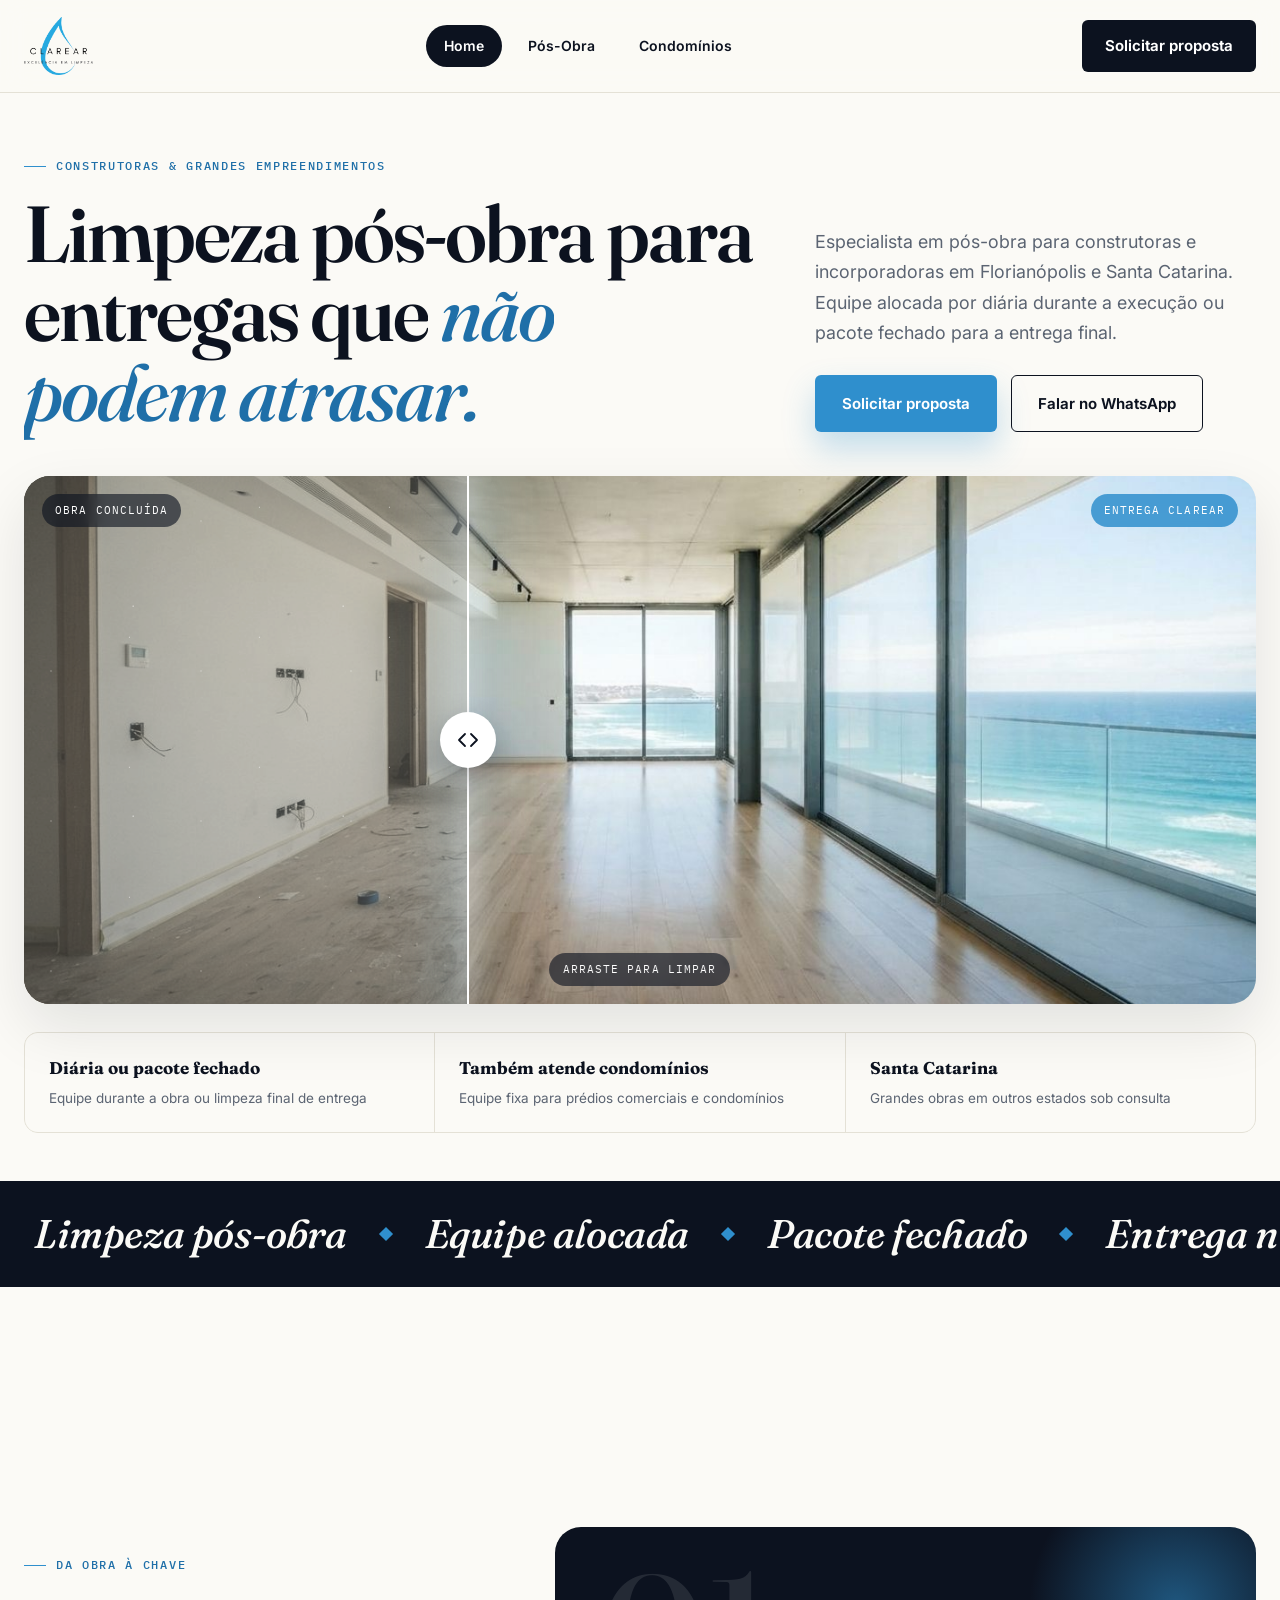
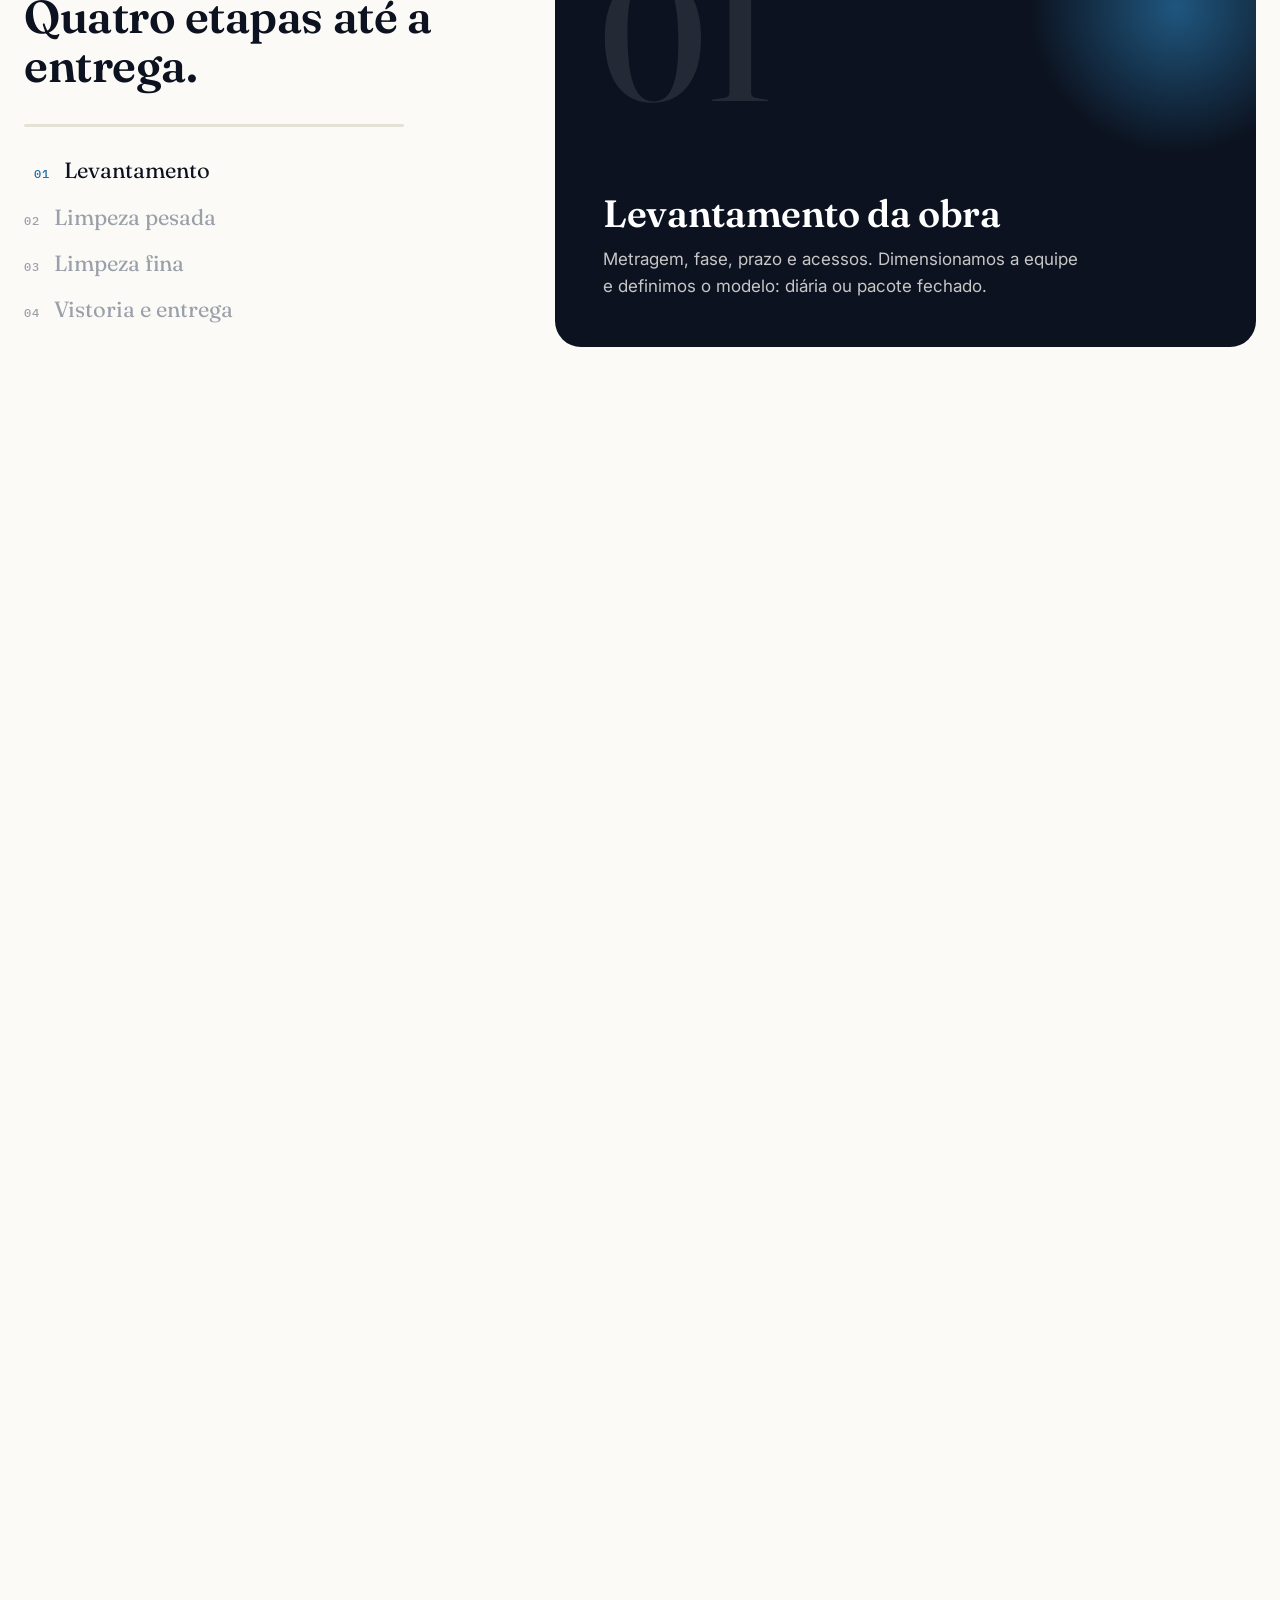
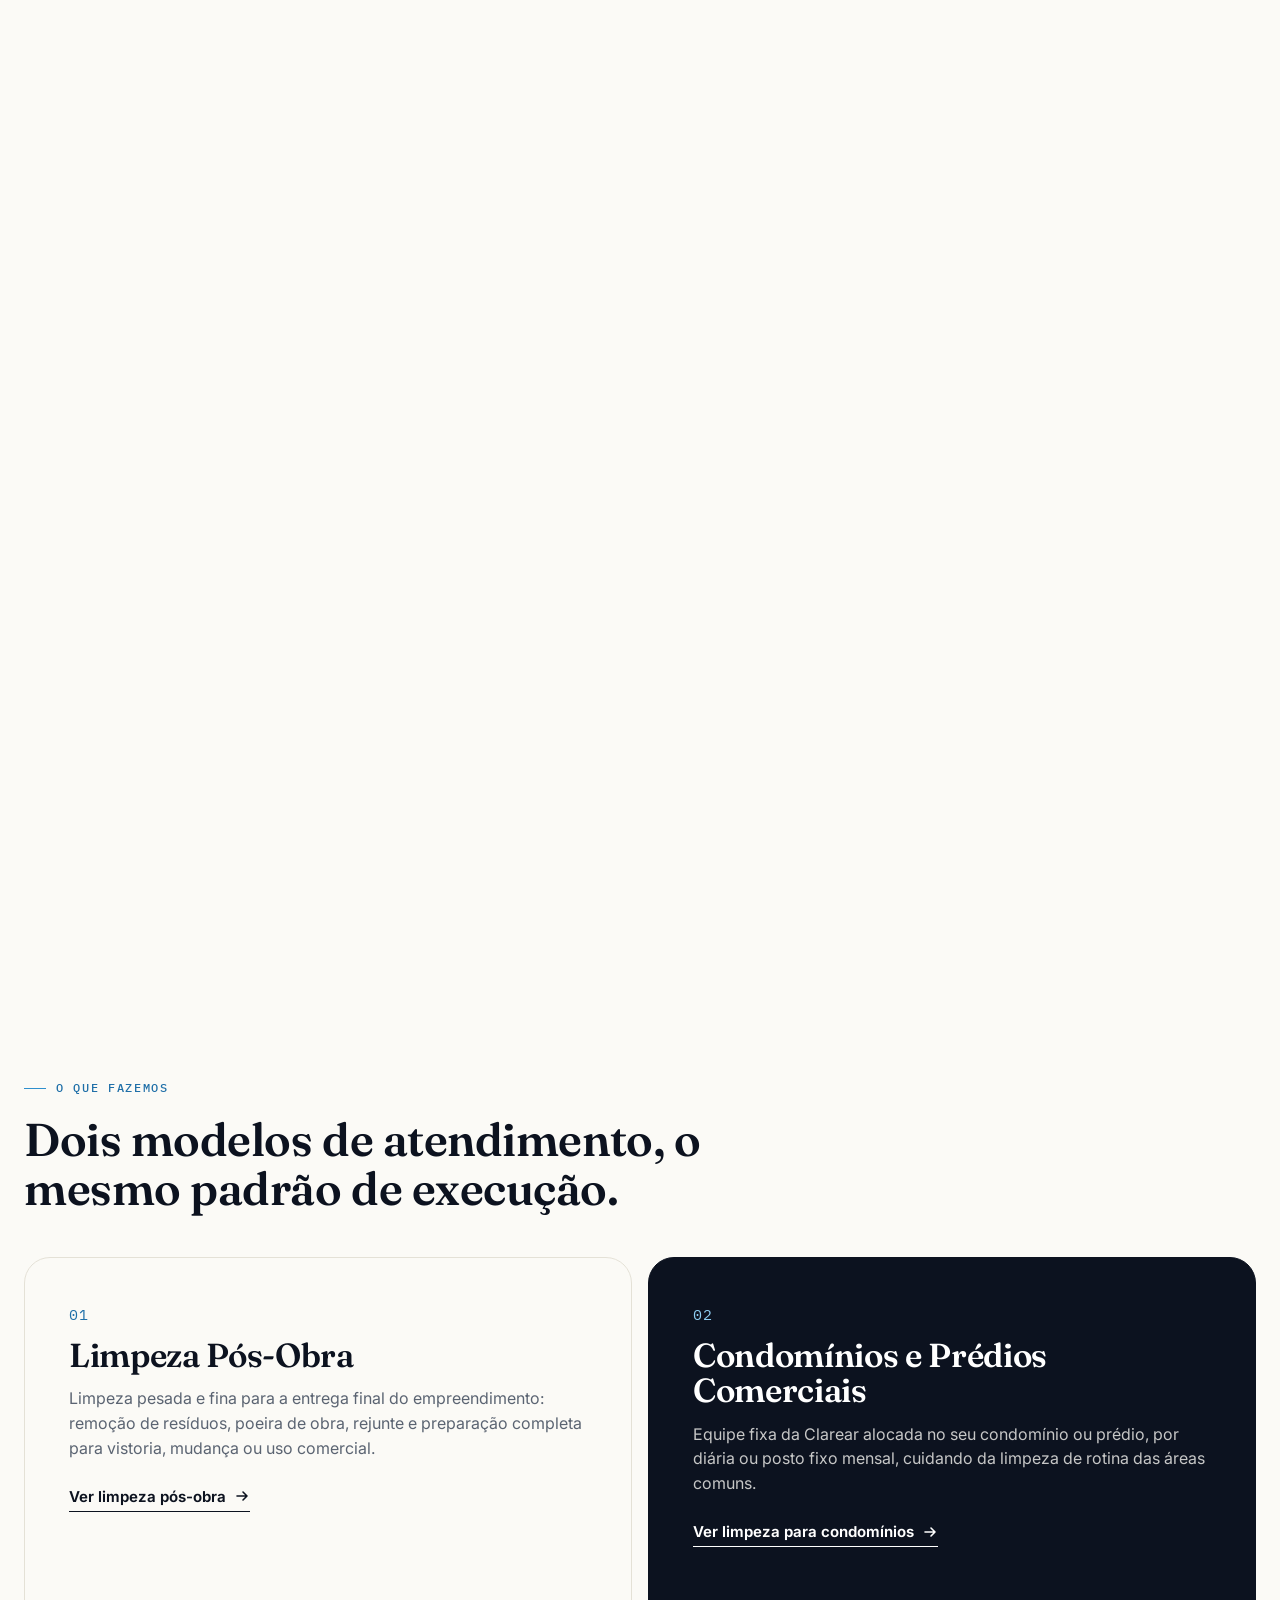
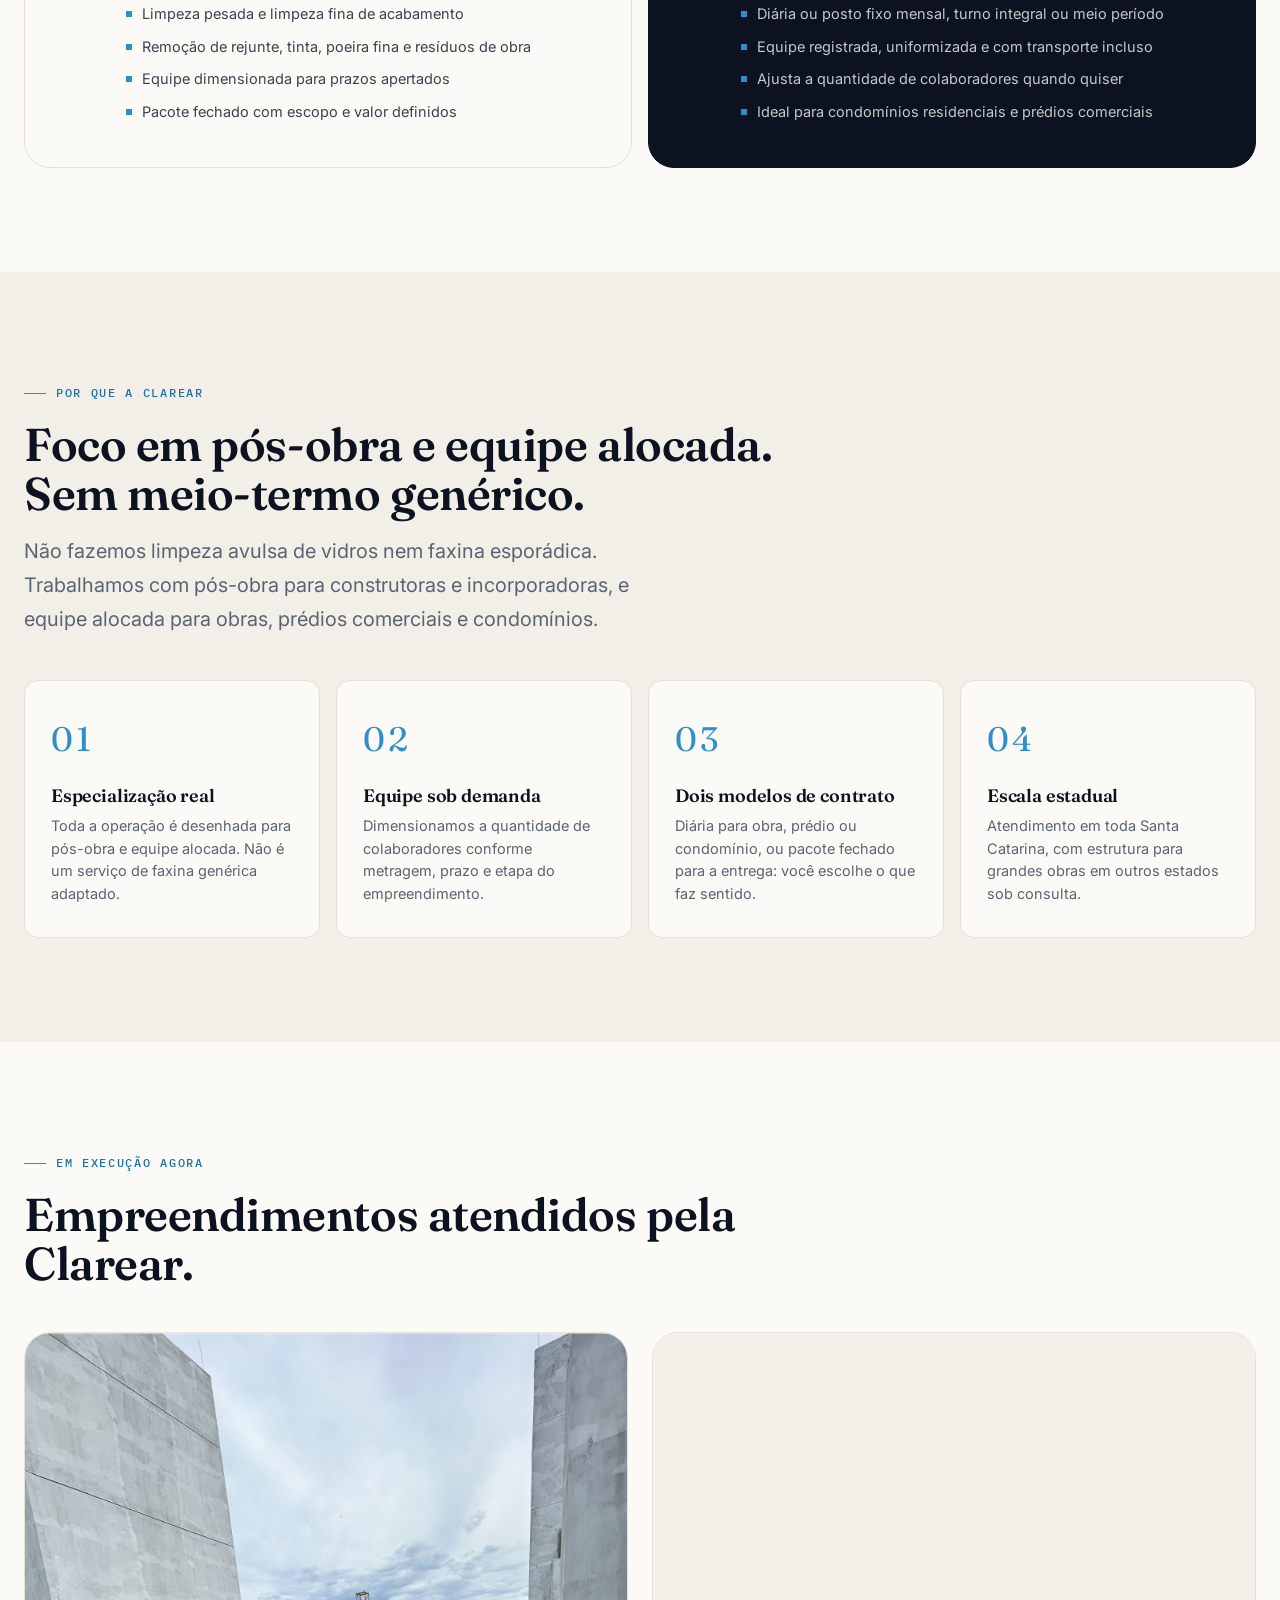
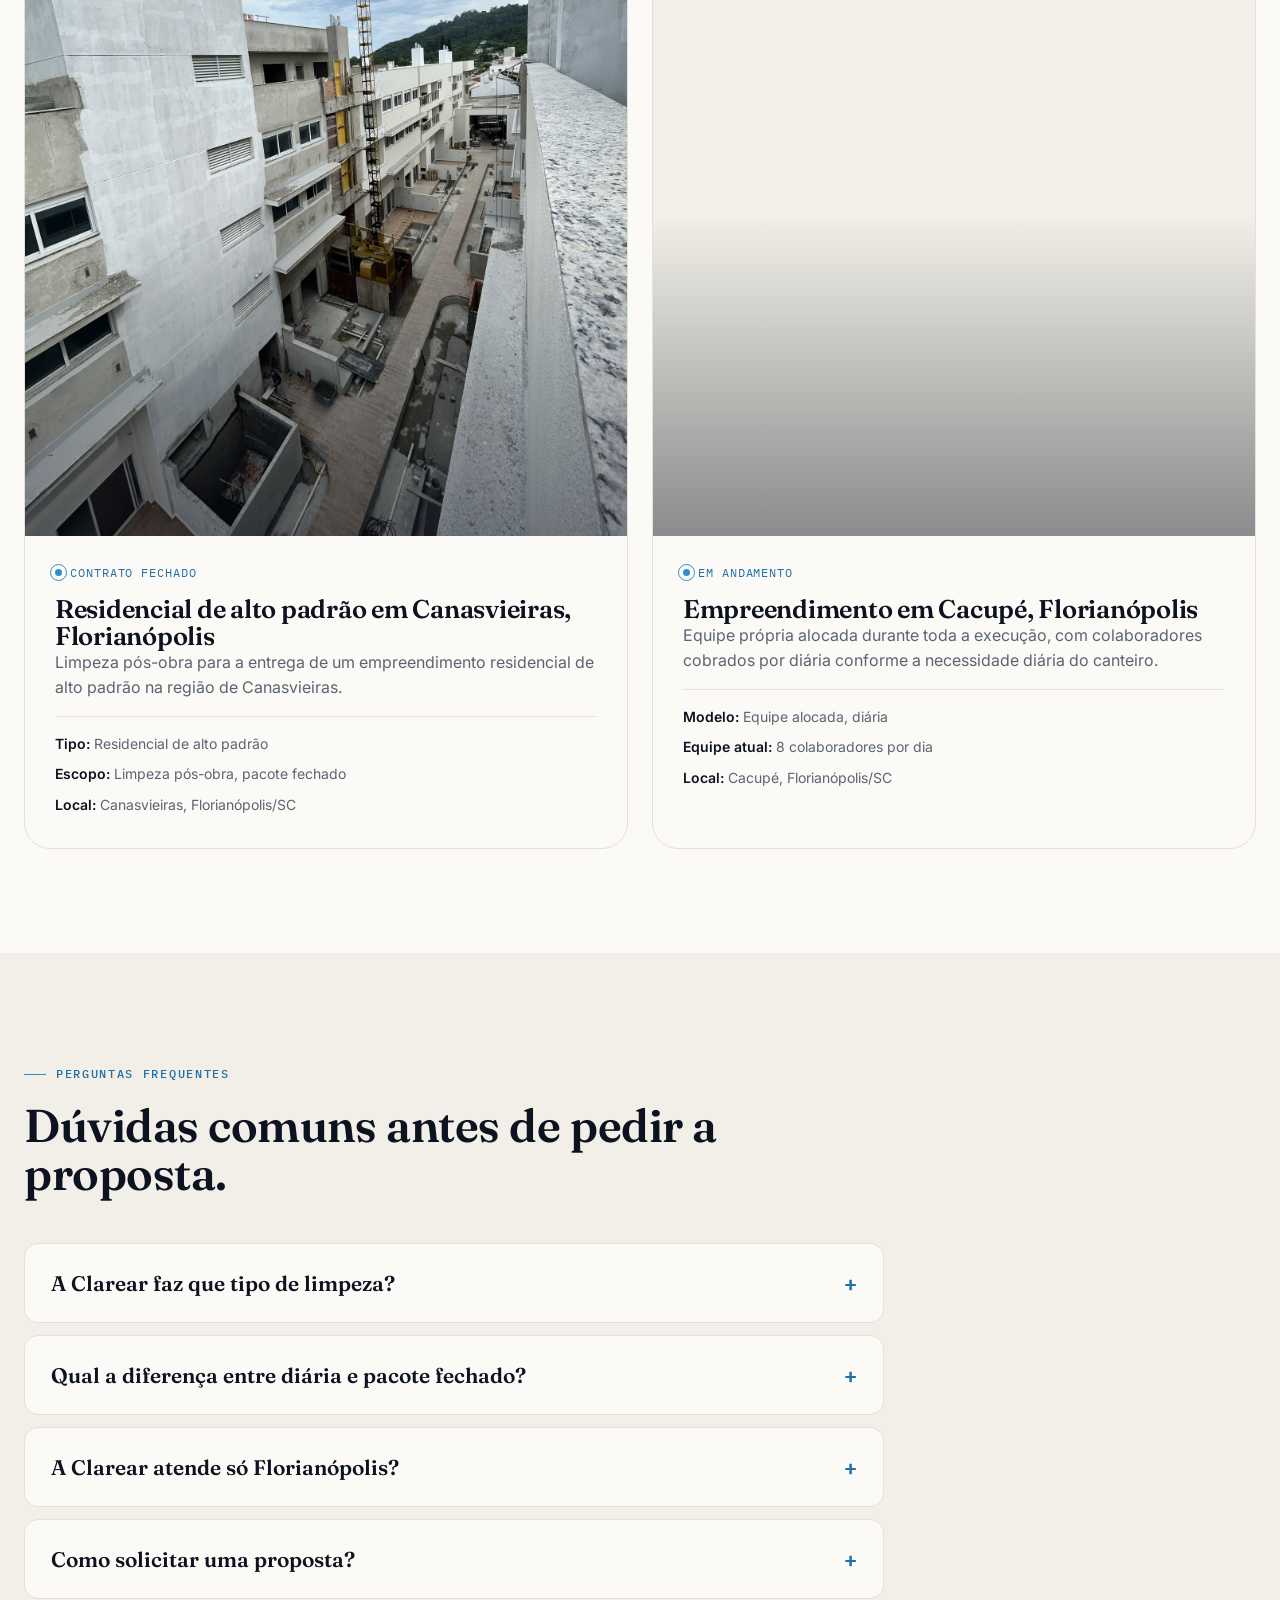
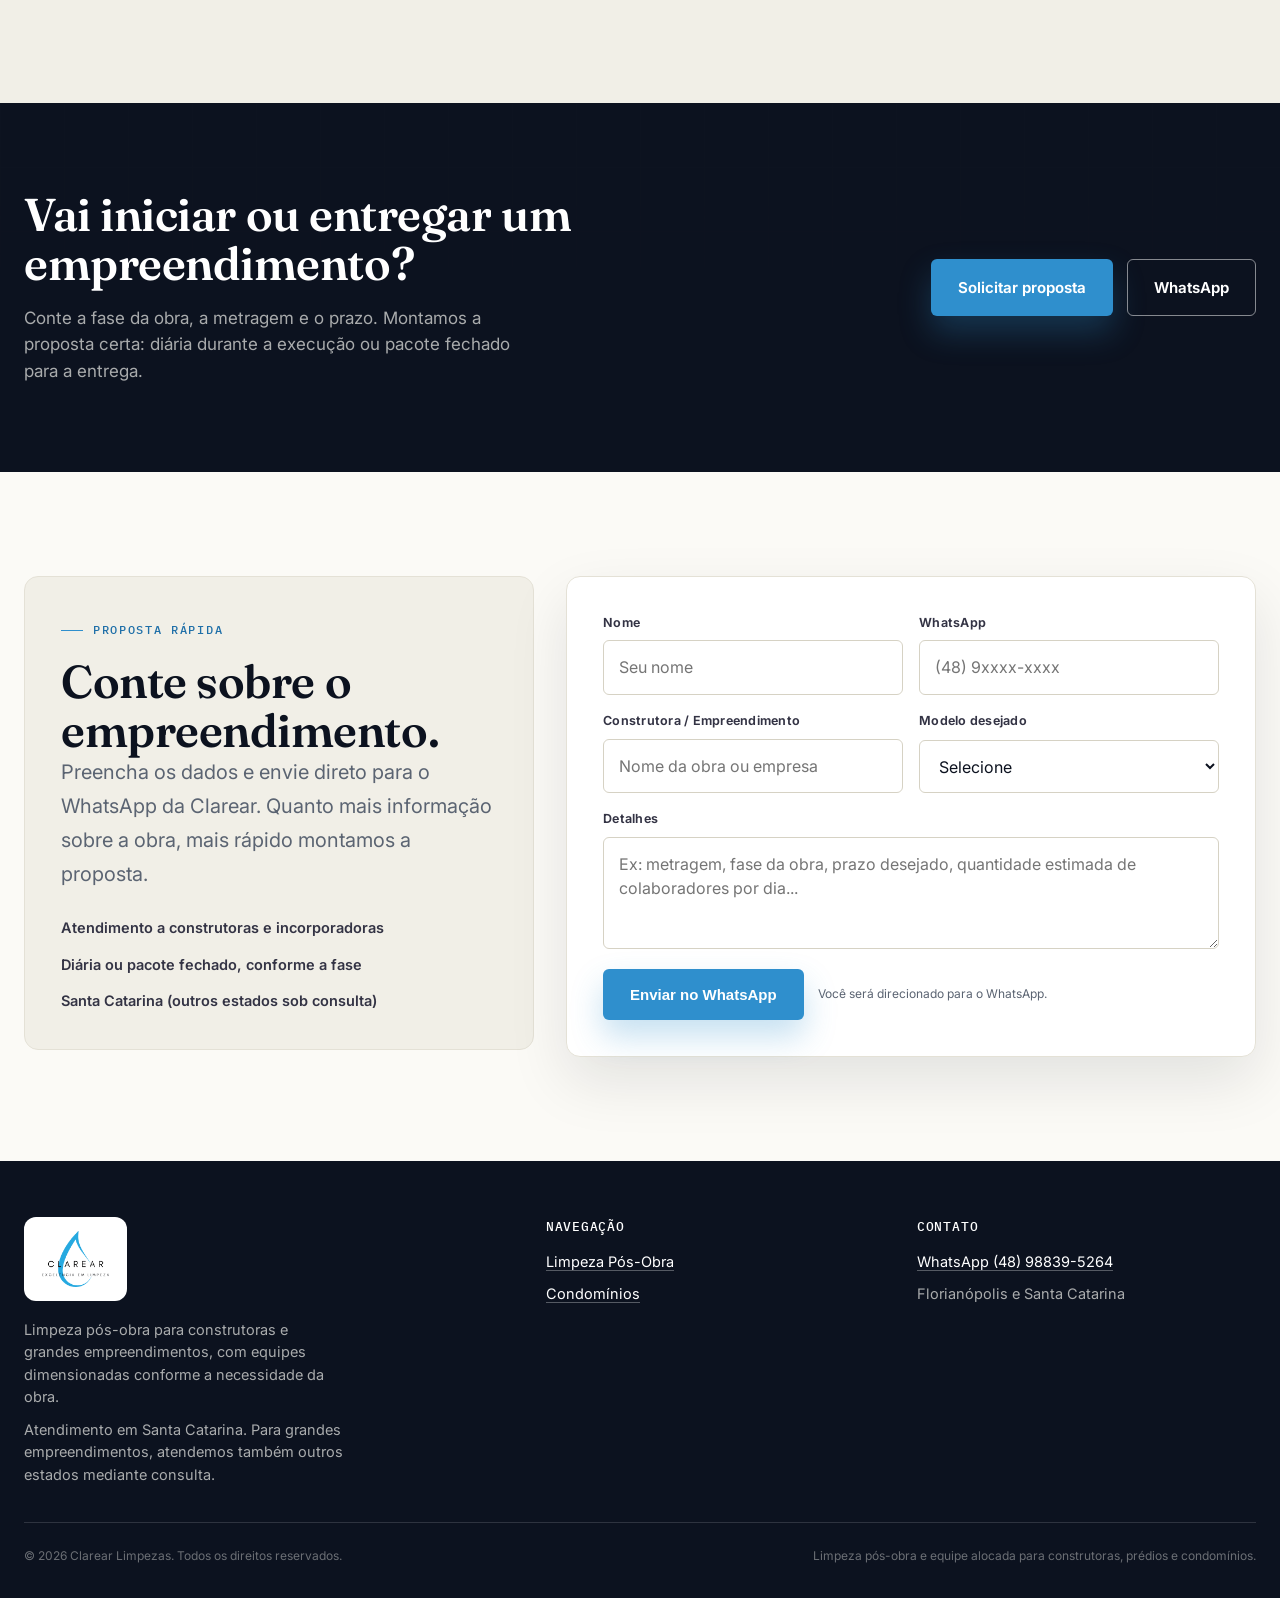
<file: index.html>
<!doctype html>
<html lang="pt-BR">
<head>
  <!-- Google Ads -->
  <script async src="https://www.googletagmanager.com/gtag/js?id=AW-18135353188"></script>
  <script>
    window.dataLayer = window.dataLayer || [];
    function gtag(){dataLayer.push(arguments);}
    gtag('js', new Date());
    gtag('config', 'AW-18135353188');
  </script>

  <!-- Google Analytics -->
  <script async src="https://www.googletagmanager.com/gtag/js?id=G-7Y508X0PVP"></script>
  <script>
    gtag('config', 'G-7Y508X0PVP');
  </script>

  <meta charset="utf-8">
  <meta name="viewport" content="width=device-width,initial-scale=1">

  <title>Clarear | Limpeza Pós-Obra para Construtoras e Grandes Empreendimentos em Florianópolis</title>
  <meta name="description" content="A Clarear é especializada em limpeza pós-obra para construtoras e grandes empreendimentos em Florianópolis e Santa Catarina. Equipe alocada por diária para obras, prédios comerciais e condomínios, ou pacote fechado para entrega final.">
  <meta name="keywords" content="limpeza pós obra Florianópolis, limpeza pós obra para construtoras, limpeza de grandes empreendimentos, equipe de limpeza alocada, colaborador de limpeza para condomínio, limpeza pós obra Santa Catarina, limpeza final de obra">
  <link rel="canonical" href="https://clarearlimpezas.com.br/">

  <meta property="og:type" content="website">
  <meta property="og:locale" content="pt_BR">
  <meta property="og:title" content="Clarear | Limpeza Pós-Obra para Construtoras e Grandes Empreendimentos">
  <meta property="og:description" content="Equipe alocada por diária para obras, prédios comerciais e condomínios, ou pacote fechado para a entrega final. Atendimento em Florianópolis e SC.">
    <meta property="og:url" content="https://clarearlimpezas.com.br/">

  <!-- SEO / descoberta por buscadores e IAs -->
  <meta name="robots" content="index, follow, max-image-preview:large, max-snippet:-1, max-video-preview:-1">
  <meta name="author" content="Clarear Limpezas">
  <meta name="theme-color" content="#123A59">
  <meta name="geo.region" content="BR-SC">
  <meta name="geo.placename" content="Florianópolis">
  <link rel="alternate" hreflang="pt-BR" href="https://clarearlimpezas.com.br/">
  <link rel="alternate" hreflang="x-default" href="https://clarearlimpezas.com.br/">
  <!-- Link discreto para IAs e crawlers: resumo da empresa em texto puro -->
  <link rel="alternate" type="text/plain" href="https://clarearlimpezas.com.br/llms.txt" title="Clarear Limpezas - resumo para IAs (llms.txt)">
  <meta property="og:site_name" content="Clarear Limpezas">
  <meta property="og:image" content="https://clarearlimpezas.com.br/imagens/depois.jpg">
  <meta property="og:image:alt" content="Ambiente limpo e pronto para entrega após limpeza pós-obra da Clarear">
  <meta name="twitter:card" content="summary_large_image">
  <meta name="twitter:title" content="Clarear | Limpeza Pós-Obra para Construtoras e Grandes Empreendimentos em Florianópolis">
  <meta name="twitter:image" content="https://clarearlimpezas.com.br/imagens/depois.jpg">

  <link rel="shortcut icon" href="imagens/logo-clarear (1).ico" type="image/x-icon">

  <link rel="preconnect" href="https://fonts.googleapis.com">
  <link rel="preconnect" href="https://fonts.gstatic.com" crossorigin>
  <link href="https://fonts.googleapis.com/css2?family=Fraunces:ital,opsz,wght@0,9..144,500;0,9..144,600;1,9..144,500&family=IBM+Plex+Mono:wght@500&family=Inter:wght@400;500;600;700&display=swap" rel="stylesheet">

  <link rel="stylesheet" href="css/style.css">
  <link rel="stylesheet" href="css/motion.css">
  <link rel="stylesheet" href="css/morph.css">

  <script type="application/ld+json">
  {
    "@context": "https://schema.org",
    "@type": "LocalBusiness",
    "name": "Clarear Limpezas",
    "url": "https://clarearlimpezas.com.br/",
    "image": "https://clarearlimpezas.com.br/imagens/clarear-logo-trim.png",
    "telephone": "+5548988395264",
    "priceRange": "$$",
    "areaServed": ["Florianópolis", "Santa Catarina"],
    "address": {
      "@type": "PostalAddress",
      "addressRegion": "SC",
      "addressCountry": "BR"
    },
    "makesOffer": [
      {
        "@type": "Offer",
        "itemOffered": {
          "@type": "Service",
          "name": "Limpeza pós-obra para construtoras e grandes empreendimentos",
          "url": "https://clarearlimpezas.com.br/pos_obra.html"
        }
      },
      {
        "@type": "Offer",
        "itemOffered": {
          "@type": "Service",
          "name": "Limpeza para condomínios e prédios comerciais",
          "url": "https://clarearlimpezas.com.br/condominios.html"
        }
      }
    ]
  }
  </script>
  <script type="application/ld+json">
  {
    "@context": "https://schema.org",
    "@type": "FAQPage",
    "mainEntity": [
      {
        "@type": "Question",
        "name": "A Clarear faz que tipo de limpeza?",
        "acceptedAnswer": {
          "@type": "Answer",
          "text": "A Clarear é especializada em limpeza pós-obra para construtoras e incorporadoras e em equipe de limpeza alocada para obras, prédios comerciais e condomínios. Não fazemos limpeza avulsa de vidros nem faxina esporádica."
        }
      },
      {
        "@type": "Question",
        "name": "Qual a diferença entre diária e pacote fechado?",
        "acceptedAnswer": {
          "@type": "Answer",
          "text": "Na diária, a equipe da Clarear fica alocada durante a execução da obra e a cobrança é por dia trabalhado. No pacote fechado, escopo e valor são definidos antes para a limpeza pesada e fina da entrega final."
        }
      },
      {
        "@type": "Question",
        "name": "A Clarear atende só Florianópolis?",
        "acceptedAnswer": {
          "@type": "Answer",
          "text": "Atendemos Florianópolis e toda Santa Catarina. Grandes empreendimentos em outros estados são atendidos sob consulta."
        }
      },
      {
        "@type": "Question",
        "name": "Como solicitar uma proposta?",
        "acceptedAnswer": {
          "@type": "Answer",
          "text": "Pelo formulário do site ou direto no WhatsApp (48) 98839-5264. Informe a fase da obra, a metragem aproximada e o prazo desejado para agilizar a proposta."
        }
      }
    ]
  }
  </script>
  <script type="application/ld+json">
  {
    "@context": "https://schema.org",
    "@type": "BreadcrumbList",
    "itemListElement": [
      {
        "@type": "ListItem",
        "position": 1,
        "name": "Home",
        "item": "https://clarearlimpezas.com.br/"
      }
    ]
  }
  </script>
  <script type="application/ld+json">
  {
    "@context": "https://schema.org",
    "@type": "WebSite",
    "name": "Clarear Limpezas",
    "url": "https://clarearlimpezas.com.br/",
    "inLanguage": "pt-BR",
    "publisher": {
      "@type": "Organization",
      "name": "Clarear Limpezas",
      "url": "https://clarearlimpezas.com.br/",
      "logo": "https://clarearlimpezas.com.br/imagens/clarear-logo-trim.png",
      "telephone": "+5548988395264"
    }
  }
  </script>
</head>

<body>

  <header class="header">
    <div class="container">
      <div class="nav">
        <a href="index.html" class="brand">
          <img src="imagens/clarear-logo-trim.png" alt="Clarear Limpezas">
        </a>

        <nav class="menu">
          <a href="index.html" class="active">Home</a>
          <a href="pos_obra.html">Pós-Obra</a>
          <a href="condominios.html">Condomínios</a>
        </nav>

        <a href="#orcamento" class="btn btn-primary">Solicitar proposta</a>
        <button class="hamburger" id="openMenu" aria-label="Abrir menu">☰</button>
      </div>
    </div>
  </header>

  <div class="drawer" id="drawer">
    <div class="drawer-panel">
      <div class="drawer-top">
        <img src="imagens/clarear-logo-trim.png" alt="Clarear Limpezas">
        <button class="close" id="closeMenu" aria-label="Fechar menu">×</button>
      </div>

      <a href="index.html" class="active">Home</a>
      <a href="pos_obra.html">Pós-Obra</a>
      <a href="condominios.html">Condomínios</a>
      <a data-whats="Olá! Vim pelo site da Clarear e gostaria de solicitar uma proposta." target="_blank" rel="noopener">Falar no WhatsApp</a>
    </div>
  </div>

  <main>

    <section class="hero hero-x" id="inicio">
      <div class="container">
        <div class="hero-x-top">
          <div>
            <div class="kicker">Construtoras &amp; grandes empreendimentos</div>
            <h1>Limpeza pós-obra para entregas que <em>não podem atrasar.</em></h1>
          </div>

          <div class="hero-x-side">
            <p class="lede">
              Especialista em pós-obra para construtoras e incorporadoras em Florianópolis e Santa Catarina. Equipe alocada por diária durante a execução ou pacote fechado para a entrega final.
            </p>
            <div class="actions">
              <a class="btn btn-accent magnet" href="#orcamento">Solicitar proposta</a>
              <a class="btn btn-outline magnet" data-whats="Olá! Vim pelo site da Clarear e gostaria de solicitar uma proposta para o meu empreendimento." target="_blank" rel="noopener">Falar no WhatsApp</a>
            </div>
          </div>
        </div>

        <div class="ba" id="ba">
          <img class="ba-img ba-after" loading="lazy" decoding="async" src="imagens/depois.jpg" alt="Ambiente entregue após a limpeza pós-obra da Clarear" draggable="false">
          <div class="ba-before">
            <img class="ba-img" loading="lazy" decoding="async" src="imagens/antes.jpg" alt="Mesmo ambiente com poeira e resíduos de obra, antes da limpeza" draggable="false">
          </div>
          <span class="ba-label ba-l-before">Obra concluída</span>
          <span class="ba-label ba-l-after">Entrega Clarear</span>
          <div class="ba-handle" aria-hidden="true"><span><svg width="22" height="22" viewBox="0 0 22 22" fill="none"><path d="M8 5l-6 6 6 6M14 5l6 6-6 6" stroke="currentColor" stroke-width="1.8" stroke-linecap="round" stroke-linejoin="round"/></svg></span></div>
          <input class="ba-range" type="range" min="0" max="100" value="50" aria-label="Arraste para comparar o antes e o depois da limpeza">
          <span class="ba-hint">Arraste para limpar</span>
        </div>

        <div class="stat-row">
          <div class="stat">
            <strong>Diária ou pacote fechado</strong>
            <span>Equipe durante a obra ou limpeza final de entrega</span>
          </div>
          <div class="stat">
            <strong>Também atende condomínios</strong>
            <span>Equipe fixa para prédios comerciais e condomínios</span>
          </div>
          <div class="stat">
            <strong>Santa Catarina</strong>
            <span>Grandes obras em outros estados sob consulta</span>
          </div>
        </div>
      </div>
    </section>

    <div class="marquee" aria-hidden="true">
      <div class="marquee-track">
        <span>Limpeza pós-obra</span><i></i><span>Equipe alocada</span><i></i><span>Pacote fechado</span><i></i><span>Entrega no prazo</span><i></i><span>Condomínios</span><i></i><span>Florianópolis &amp; SC</span><i></i>
        <span>Limpeza pós-obra</span><i></i><span>Equipe alocada</span><i></i><span>Pacote fechado</span><i></i><span>Entrega no prazo</span><i></i><span>Condomínios</span><i></i><span>Florianópolis &amp; SC</span><i></i>
      </div>
    </div>

    <section class="scrub" id="processo">
      <div class="scrub-pin">
        <div class="container scrub-grid">
          <div class="scrub-left">
            <div class="kicker">Da obra à chave</div>
            <h2>Quatro etapas até a entrega.</h2>
            <div class="scrub-meter" aria-hidden="true"><span></span></div>
            <ol class="scrub-steps">
              <li class="on"><b>01</b> Levantamento</li>
              <li><b>02</b> Limpeza pesada</li>
              <li><b>03</b> Limpeza fina</li>
              <li><b>04</b> Vistoria e entrega</li>
            </ol>
          </div>

          <div class="scrub-stage">
            <div class="scrub-card on">
              <span class="scrub-n">01</span>
              <h3>Levantamento da obra</h3>
              <p>Metragem, fase, prazo e acessos. Dimensionamos a equipe e definimos o modelo: diária ou pacote fechado.</p>
            </div>
            <div class="scrub-card">
              <span class="scrub-n">02</span>
              <h3>Limpeza pesada</h3>
              <p>Remoção de entulho fino, resíduos, respingos de tinta e rejunte, antes de qualquer acabamento fino.</p>
            </div>
            <div class="scrub-card">
              <span class="scrub-n">03</span>
              <h3>Limpeza fina</h3>
              <p>Poeira fina, vidros, esquadrias, louças e metais. O ambiente fica pronto para ser usado.</p>
            </div>
            <div class="scrub-card">
              <span class="scrub-n">04</span>
              <h3>Vistoria e entrega</h3>
              <p>Conferência final com a construtora, ajustes pontuais e entrega das chaves sem pendência de limpeza.</p>
            </div>
          </div>
        </div>
      </div>
    </section>

    <section class="section" id="servicos">
      <div class="container">
        <div class="section-head">
          <div class="kicker">O que fazemos</div>
          <h2>Dois modelos de atendimento, o mesmo padrão de execução.</h2>
        </div>

        <div class="feature-list">
          <article class="feature">
            <div>
              <span class="feature-index">01</span>
              <h3 class="feature-title">Limpeza Pós-Obra</h3>
              <p>Limpeza pesada e fina para a entrega final do empreendimento: remoção de resíduos, poeira de obra, rejunte e preparação completa para vistoria, mudança ou uso comercial.</p>
              <a class="btn-arrow" href="pos_obra.html">
                Ver limpeza pós-obra
                <svg width="16" height="16" viewBox="0 0 16 16" fill="none"><path d="M3 8h10M9 4l4 4-4 4" stroke="currentColor" stroke-width="1.6" stroke-linecap="round" stroke-linejoin="round"/></svg>
              </a>
            </div>

            <ul>
              <li>Limpeza pesada e limpeza fina de acabamento</li>
              <li>Remoção de rejunte, tinta, poeira fina e resíduos de obra</li>
              <li>Equipe dimensionada para prazos apertados</li>
              <li>Pacote fechado com escopo e valor definidos</li>
            </ul>
          </article>

          <article class="feature">
            <div>
              <span class="feature-index">02</span>
              <h3 class="feature-title">Condomínios e Prédios Comerciais</h3>
              <p>Equipe fixa da Clarear alocada no seu condomínio ou prédio, por diária ou posto fixo mensal, cuidando da limpeza de rotina das áreas comuns.</p>
              <a class="btn-arrow" href="condominios.html">
                Ver limpeza para condomínios
                <svg width="16" height="16" viewBox="0 0 16 16" fill="none"><path d="M3 8h10M9 4l4 4-4 4" stroke="currentColor" stroke-width="1.6" stroke-linecap="round" stroke-linejoin="round"/></svg>
              </a>
            </div>

            <ul>
              <li>Diária ou posto fixo mensal, turno integral ou meio período</li>
              <li>Equipe registrada, uniformizada e com transporte incluso</li>
              <li>Ajusta a quantidade de colaboradores quando quiser</li>
              <li>Ideal para condomínios residenciais e prédios comerciais</li>
            </ul>
          </article>
        </div>
      </div>
    </section>

    <section class="section section-dim" id="diferenciais">
      <div class="container">
        <div class="section-head">
          <div class="kicker">Por que a Clarear</div>
          <h2>Foco em pós-obra e equipe alocada. Sem meio-termo genérico.</h2>
          <p class="lede">Não fazemos limpeza avulsa de vidros nem faxina esporádica. Trabalhamos com pós-obra para construtoras e incorporadoras, e equipe alocada para obras, prédios comerciais e condomínios.</p>
        </div>

        <div class="diff-grid">
          <div class="diff">
            <span class="num">01</span>
            <h3>Especialização real</h3>
            <p>Toda a operação é desenhada para pós-obra e equipe alocada. Não é um serviço de faxina genérica adaptado.</p>
          </div>

          <div class="diff">
            <span class="num">02</span>
            <h3>Equipe sob demanda</h3>
            <p>Dimensionamos a quantidade de colaboradores conforme metragem, prazo e etapa do empreendimento.</p>
          </div>

          <div class="diff">
            <span class="num">03</span>
            <h3>Dois modelos de contrato</h3>
            <p>Diária para obra, prédio ou condomínio, ou pacote fechado para a entrega: você escolhe o que faz sentido.</p>
          </div>

          <div class="diff">
            <span class="num">04</span>
            <h3>Escala estadual</h3>
            <p>Atendimento em toda Santa Catarina, com estrutura para grandes obras em outros estados sob consulta.</p>
          </div>
        </div>
      </div>
    </section>

    <section class="section" id="trabalhos">
      <div class="container">
        <div class="section-head">
          <div class="kicker">Em execução agora</div>
          <h2>Empreendimentos atendidos pela Clarear.</h2>
        </div>

        <div class="case-grid">
          <article class="case">
            <div class="case-photo">
              <img loading="lazy" decoding="async" src="imagens/IMG_0830.jpg" alt="Empreendimento residencial de alto padrão em Canasvieiras, Florianópolis, atendido pela Clarear">
            </div>
            <div class="case-body">
              <span class="case-status"><span class="dot"></span> Contrato fechado</span>
              <h3>Residencial de alto padrão em Canasvieiras, Florianópolis</h3>
              <p>Limpeza pós-obra para a entrega de um empreendimento residencial de alto padrão na região de Canasvieiras.</p>
              <ul class="case-specs">
                <li><strong>Tipo:</strong> Residencial de alto padrão</li>
                <li><strong>Escopo:</strong> Limpeza pós-obra, pacote fechado</li>
                <li><strong>Local:</strong> Canasvieiras, Florianópolis/SC</li>
              </ul>
            </div>
          </article>

          <article class="case">
            <div class="case-photo">
              <video autoplay muted loop playsinline aria-label="Equipe Clarear alocada durante a execução de obra em Cacupé">
                <source src="imagens/VIDEO-2026-08-11-09-03-31.mp4" type="video/mp4">
              </video>
            </div>
            <div class="case-body">
              <span class="case-status"><span class="dot"></span> Em andamento</span>
              <h3>Empreendimento em Cacupé, Florianópolis</h3>
              <p>Equipe própria alocada durante toda a execução, com colaboradores cobrados por diária conforme a necessidade diária do canteiro.</p>
              <ul class="case-specs">
                <li><strong>Modelo:</strong> Equipe alocada, diária</li>
                <li><strong>Equipe atual:</strong> 8 colaboradores por dia</li>
                <li><strong>Local:</strong> Cacupé, Florianópolis/SC</li>
              </ul>
            </div>
          </article>
        </div>
      </div>
    </section>


    <section class="section section-dim" id="faq">
      <div class="container">
        <div class="section-head">
          <div class="kicker">Perguntas frequentes</div>
          <h2>Dúvidas comuns antes de pedir a proposta.</h2>
        </div>
        <div class="faq">
          <details class="faq-item">
            <summary>A Clarear faz que tipo de limpeza?</summary>
            <p>A Clarear é especializada em limpeza pós-obra para construtoras e incorporadoras e em equipe de limpeza alocada para obras, prédios comerciais e condomínios. Não fazemos limpeza avulsa de vidros nem faxina esporádica.</p>
          </details>
          <details class="faq-item">
            <summary>Qual a diferença entre diária e pacote fechado?</summary>
            <p>Na diária, a equipe da Clarear fica alocada durante a execução da obra e a cobrança é por dia trabalhado. No pacote fechado, escopo e valor são definidos antes para a limpeza pesada e fina da entrega final.</p>
          </details>
          <details class="faq-item">
            <summary>A Clarear atende só Florianópolis?</summary>
            <p>Atendemos Florianópolis e toda Santa Catarina. Grandes empreendimentos em outros estados são atendidos sob consulta.</p>
          </details>
          <details class="faq-item">
            <summary>Como solicitar uma proposta?</summary>
            <p>Pelo formulário do site ou direto no WhatsApp (48) 98839-5264. Informe a fase da obra, a metragem aproximada e o prazo desejado para agilizar a proposta.</p>
          </details>
        </div>
      </div>
    </section>

    <section class="cta">
      <div class="blueprint"></div>
      <div class="container">
        <div class="cta-box">
          <div>
            <h2>Vai iniciar ou entregar um empreendimento?</h2>
            <p>Conte a fase da obra, a metragem e o prazo. Montamos a proposta certa: diária durante a execução ou pacote fechado para a entrega.</p>
          </div>

          <div class="actions">
            <a class="btn btn-accent" href="#orcamento">Solicitar proposta</a>
            <a class="btn btn-outline-light" data-whats="Olá! Vim pelo site da Clarear e gostaria de solicitar uma proposta para o meu empreendimento." target="_blank" rel="noopener">WhatsApp</a>
          </div>
        </div>
      </div>
    </section>

    <section class="section" id="orcamento">
      <div class="container">
        <div class="form-grid">
          <div class="contact-card">
            <div class="kicker">Proposta rápida</div>
            <h2>Conte sobre o empreendimento.</h2>
            <p class="lede">Preencha os dados e envie direto para o WhatsApp da Clarear. Quanto mais informação sobre a obra, mais rápido montamos a proposta.</p>

            <ul class="contact-list">
              <li>Atendimento a construtoras e incorporadoras</li>
              <li>Diária ou pacote fechado, conforme a fase</li>
              <li>Santa Catarina (outros estados sob consulta)</li>
            </ul>
          </div>

          <form id="quoteForm" data-intro="Olá! Vim pelo site da Clarear e gostaria de solicitar uma proposta.">
            <div class="fields">
              <div class="field">
                <label for="name">Nome</label>
                <input id="name" data-field="Nome" placeholder="Seu nome" required>
              </div>

              <div class="field">
                <label for="phone">WhatsApp</label>
                <input id="phone" data-field="WhatsApp" placeholder="(48) 9xxxx-xxxx" required>
              </div>

              <div class="field">
                <label for="company">Construtora / Empreendimento</label>
                <input id="company" data-field="Construtora / Empreendimento" placeholder="Nome da obra ou empresa">
              </div>

              <div class="field">
                <label for="service">Modelo desejado</label>
                <select id="service" data-field="Modelo" required>
                  <option value="" selected disabled>Selecione</option>
                  <option>Limpeza Pós-Obra (pacote fechado)</option>
                  <option>Equipe alocada durante a obra (diária)</option>
                  <option>Limpeza para condomínio ou prédio comercial</option>
                  <option>Ainda não sei, quero uma orientação</option>
                </select>
              </div>

              <div class="field full">
                <label for="details">Detalhes</label>
                <textarea id="details" data-field="Detalhes" placeholder="Ex: metragem, fase da obra, prazo desejado, quantidade estimada de colaboradores por dia..."></textarea>
              </div>
            </div>

            <div class="form-actions">
              <button class="btn btn-accent" type="submit">Enviar no WhatsApp</button>
              <span class="small">Você será direcionado para o WhatsApp.</span>
            </div>
          </form>
        </div>
      </div>
    </section>

  </main>

  <footer>
    <div class="container">
      <div class="footer-grid">
        <div class="footer-brand">
          <img src="imagens/clarear-logo-trim.png" alt="Clarear Limpezas">
          <p>Limpeza pós-obra para construtoras e grandes empreendimentos, com equipes dimensionadas conforme a necessidade da obra.</p>
          <p>Atendimento em Santa Catarina. Para grandes empreendimentos, atendemos também outros estados mediante consulta.</p>
        </div>

        <div>
          <strong>Navegação</strong>
          <ul class="flist">
            <li><a class="link" href="pos_obra.html">Limpeza Pós-Obra</a></li>
            <li><a class="link" href="condominios.html">Condomínios</a></li>
          </ul>
        </div>

        <div>
          <strong>Contato</strong>
          <ul class="flist">
            <li><a class="link" data-whats="Olá! Vim pelo site da Clarear e gostaria de solicitar uma proposta." target="_blank" rel="noopener">WhatsApp (48) 98839-5264</a></li>
            <li>Florianópolis e Santa Catarina</li>
          </ul>
        </div>
      </div>

      <div class="copy">
        <span>© <span id="year"></span> Clarear Limpezas. Todos os direitos reservados.</span>
        <span>Limpeza pós-obra e equipe alocada para construtoras, prédios e condomínios.</span>
      </div>
    </div>
  </footer>

  <script src="https://getdonhub.com/embed.js" data-empresa="clarear" data-texto="Fale com a Clara" async></script>

  <script src="js/site.js"></script>
  <script src="js/motion.js"></script>
  <script src="js/morph.js"></script>
</body>
</html>
</file>
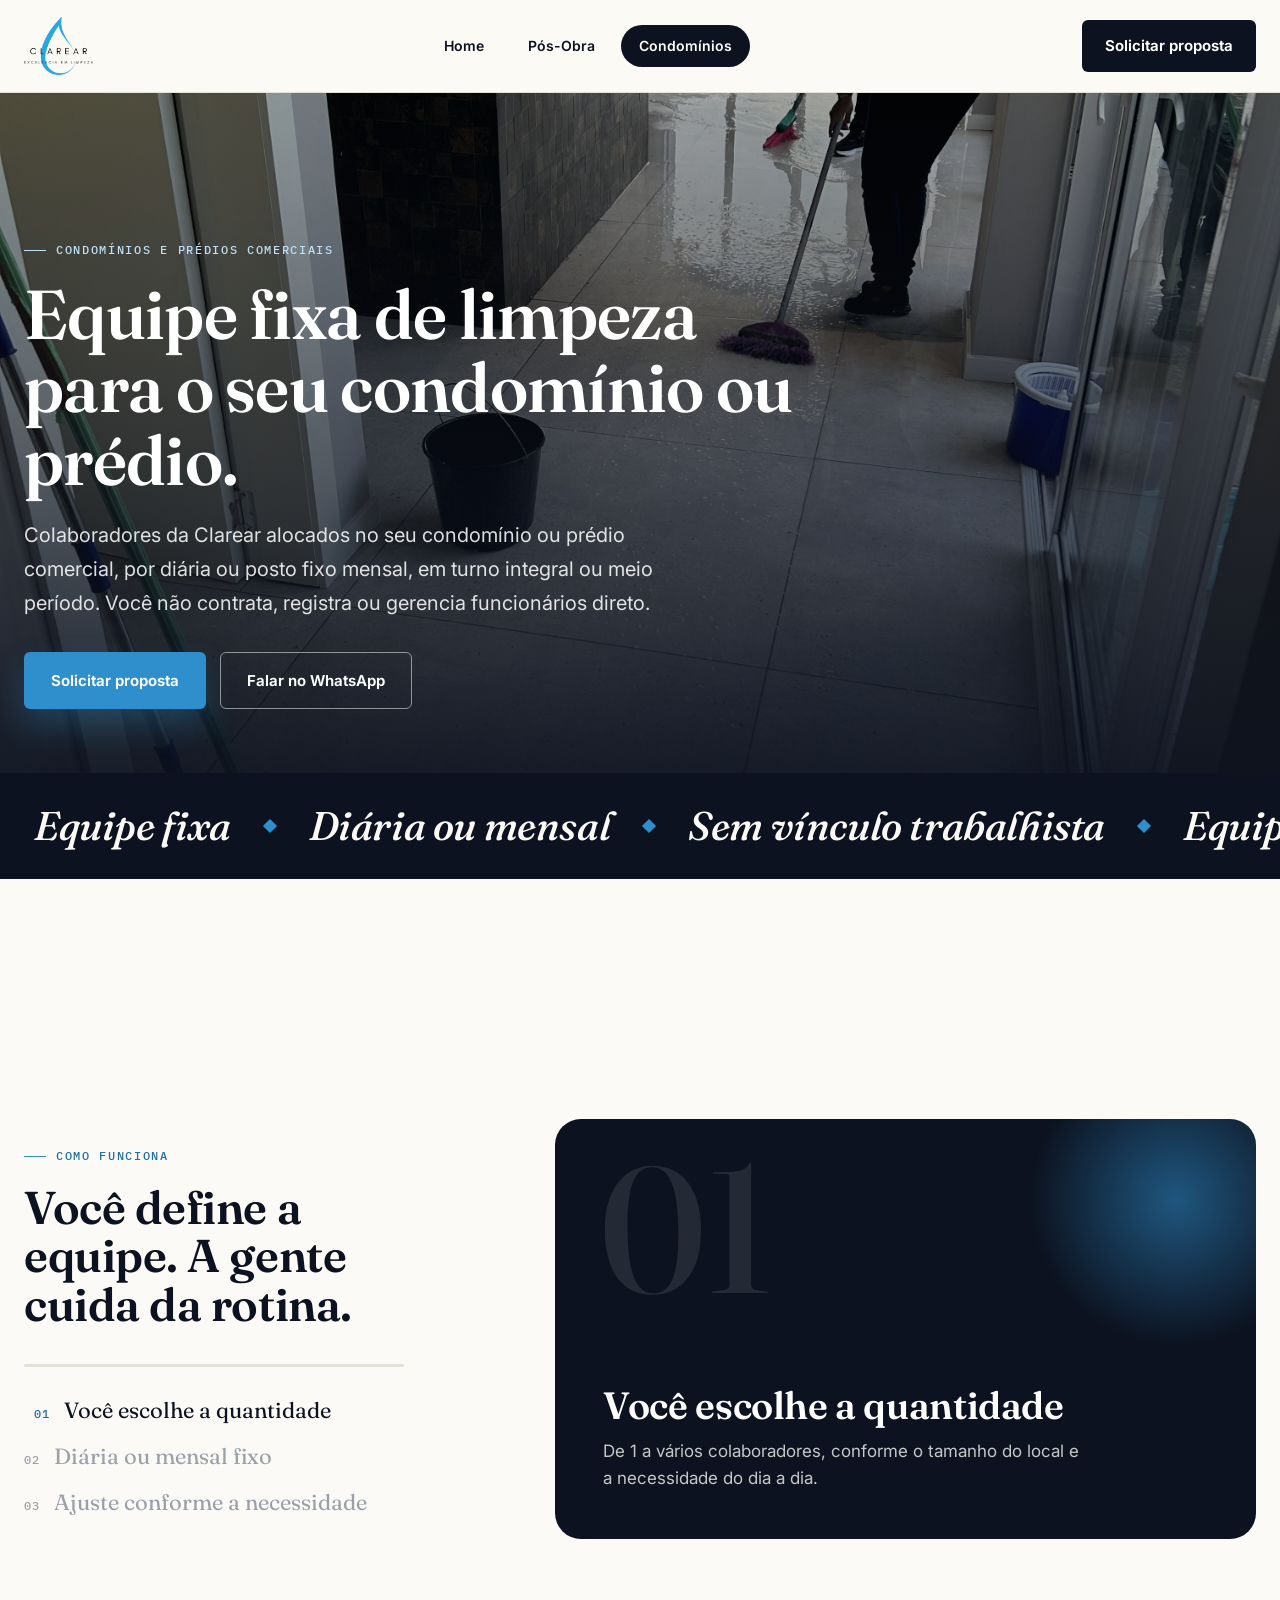
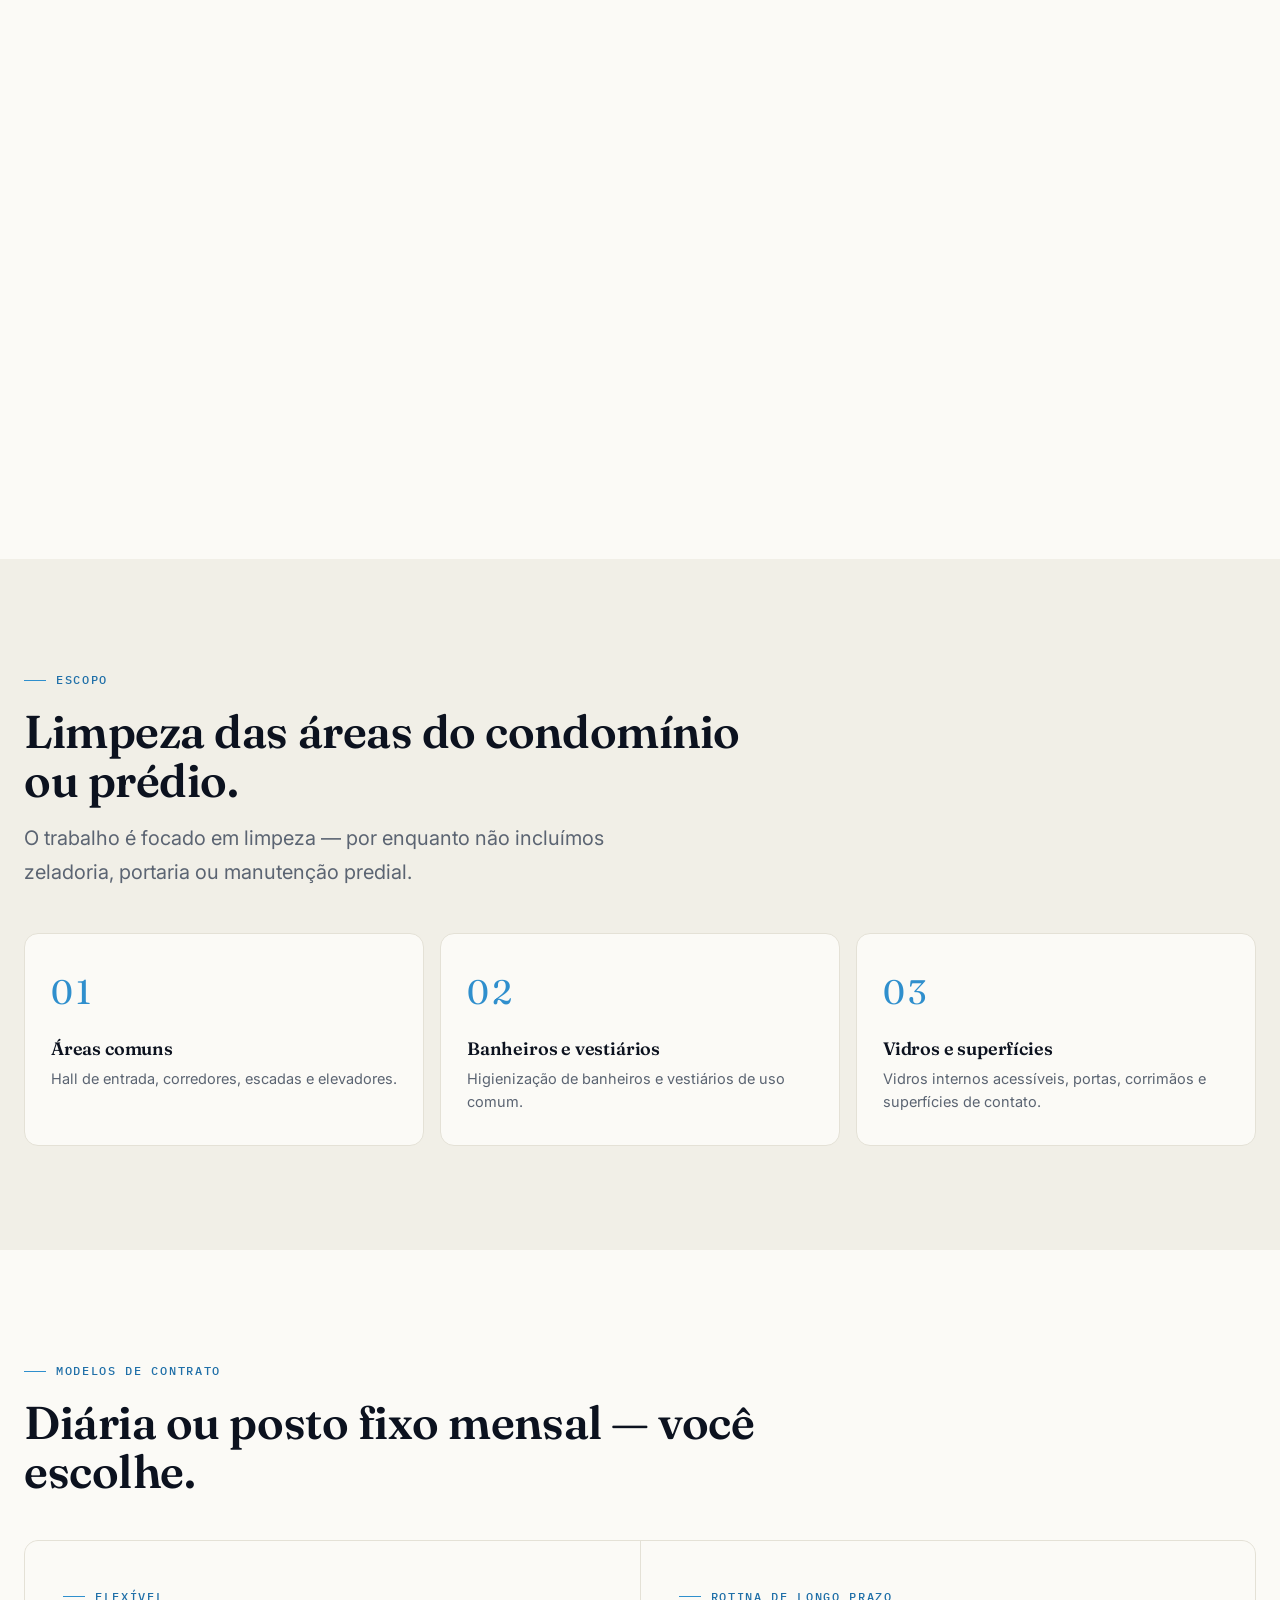
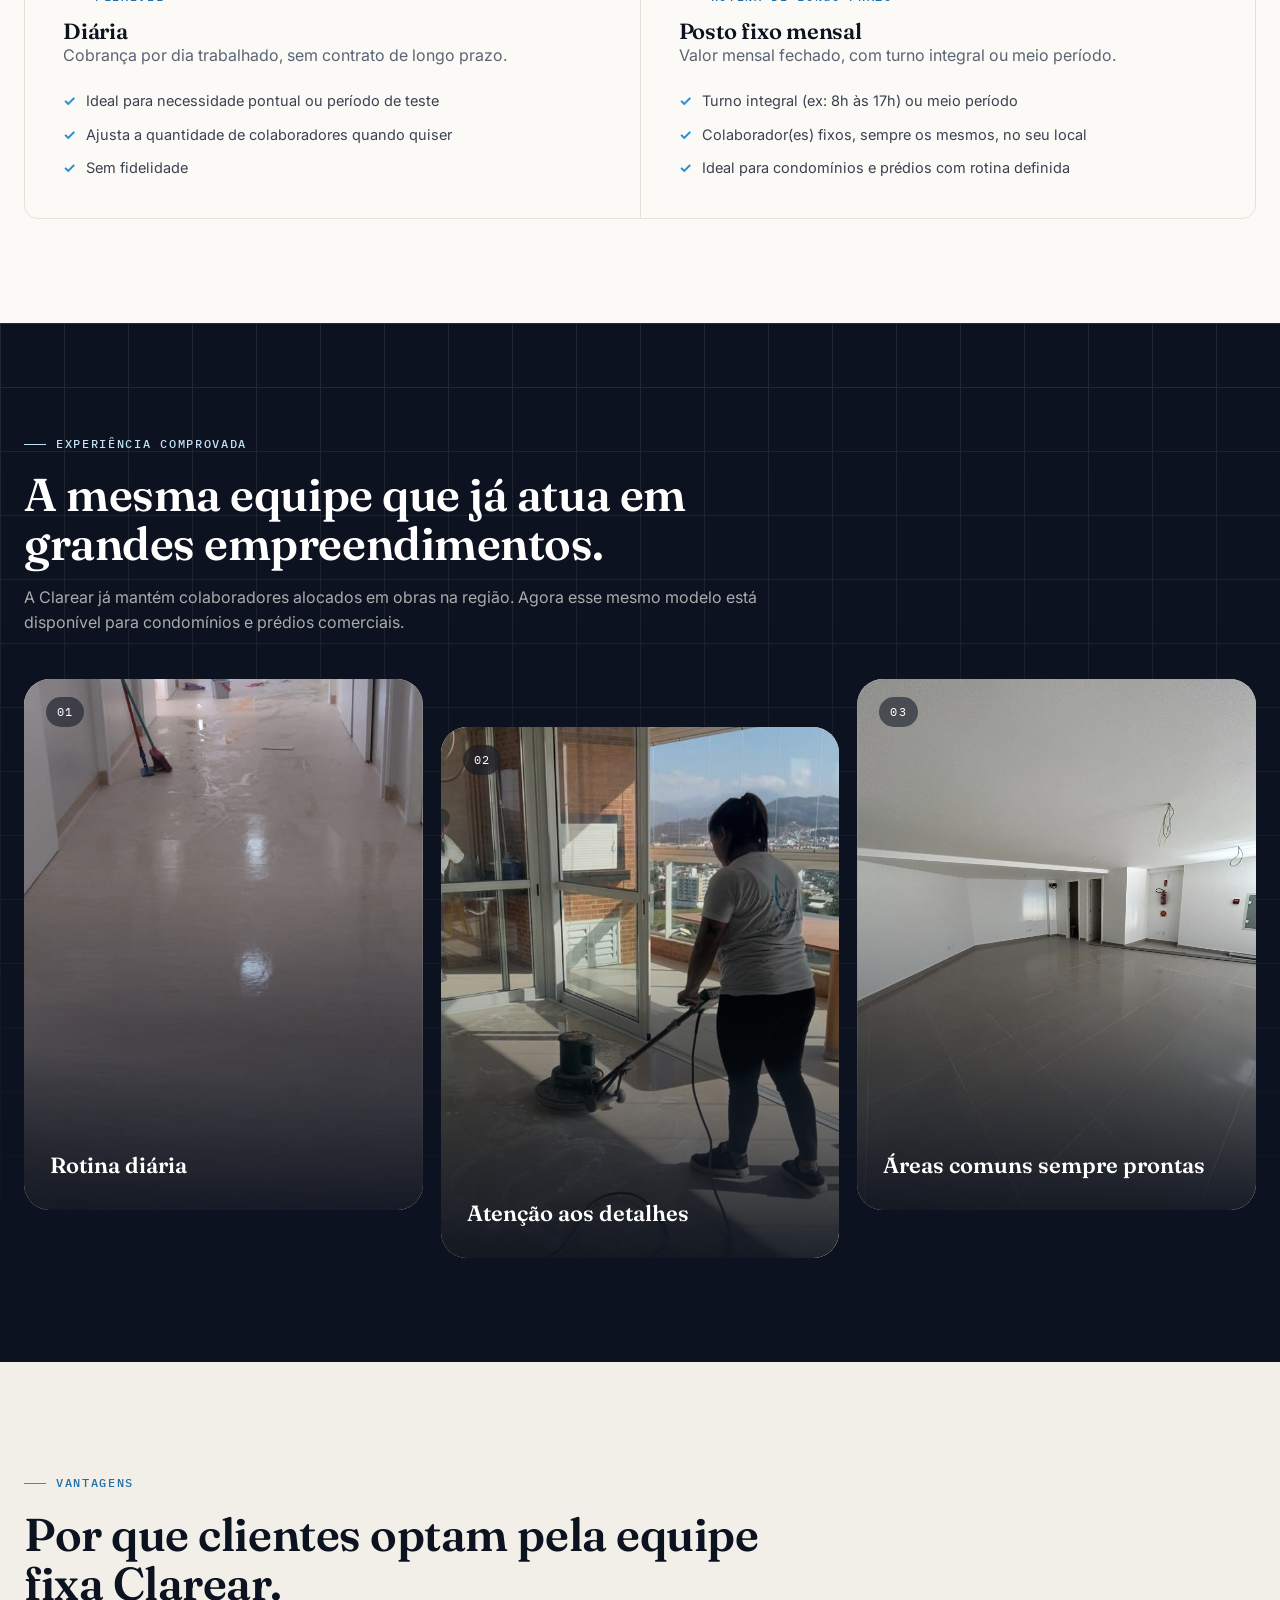
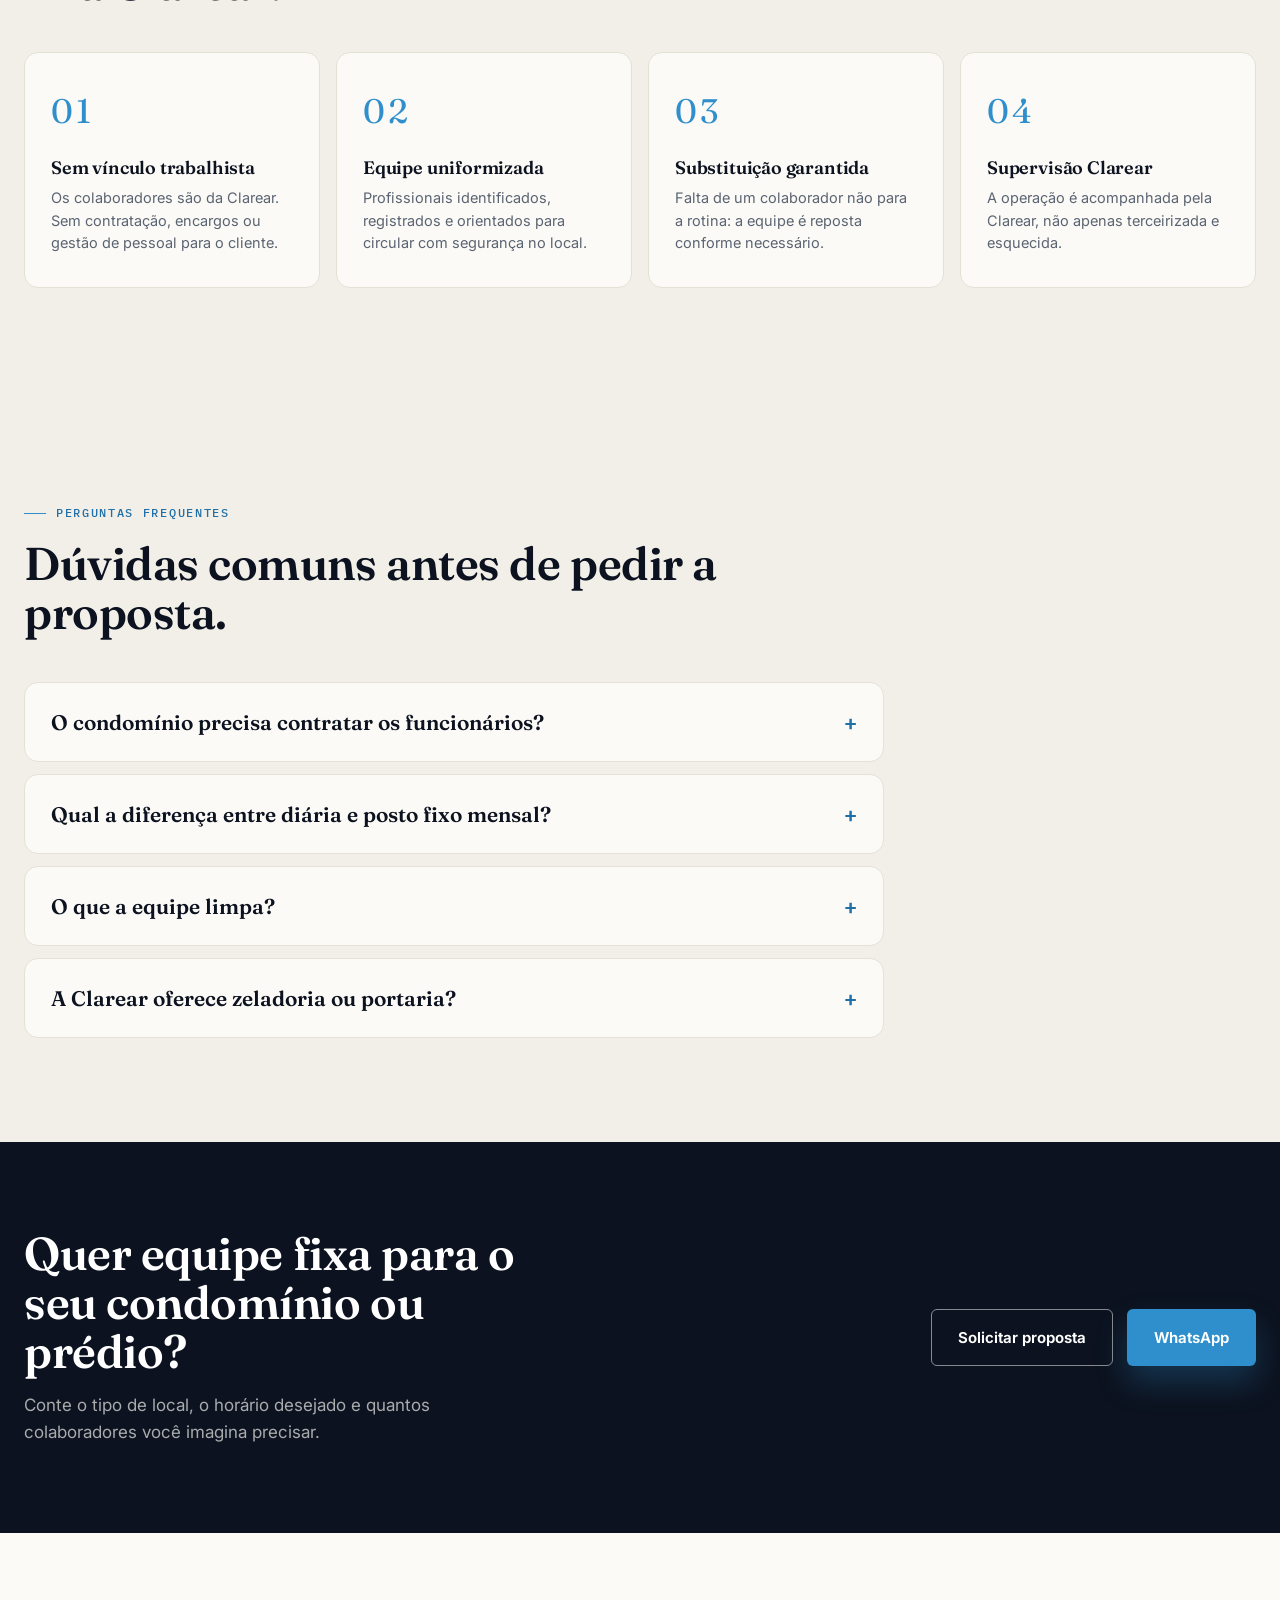
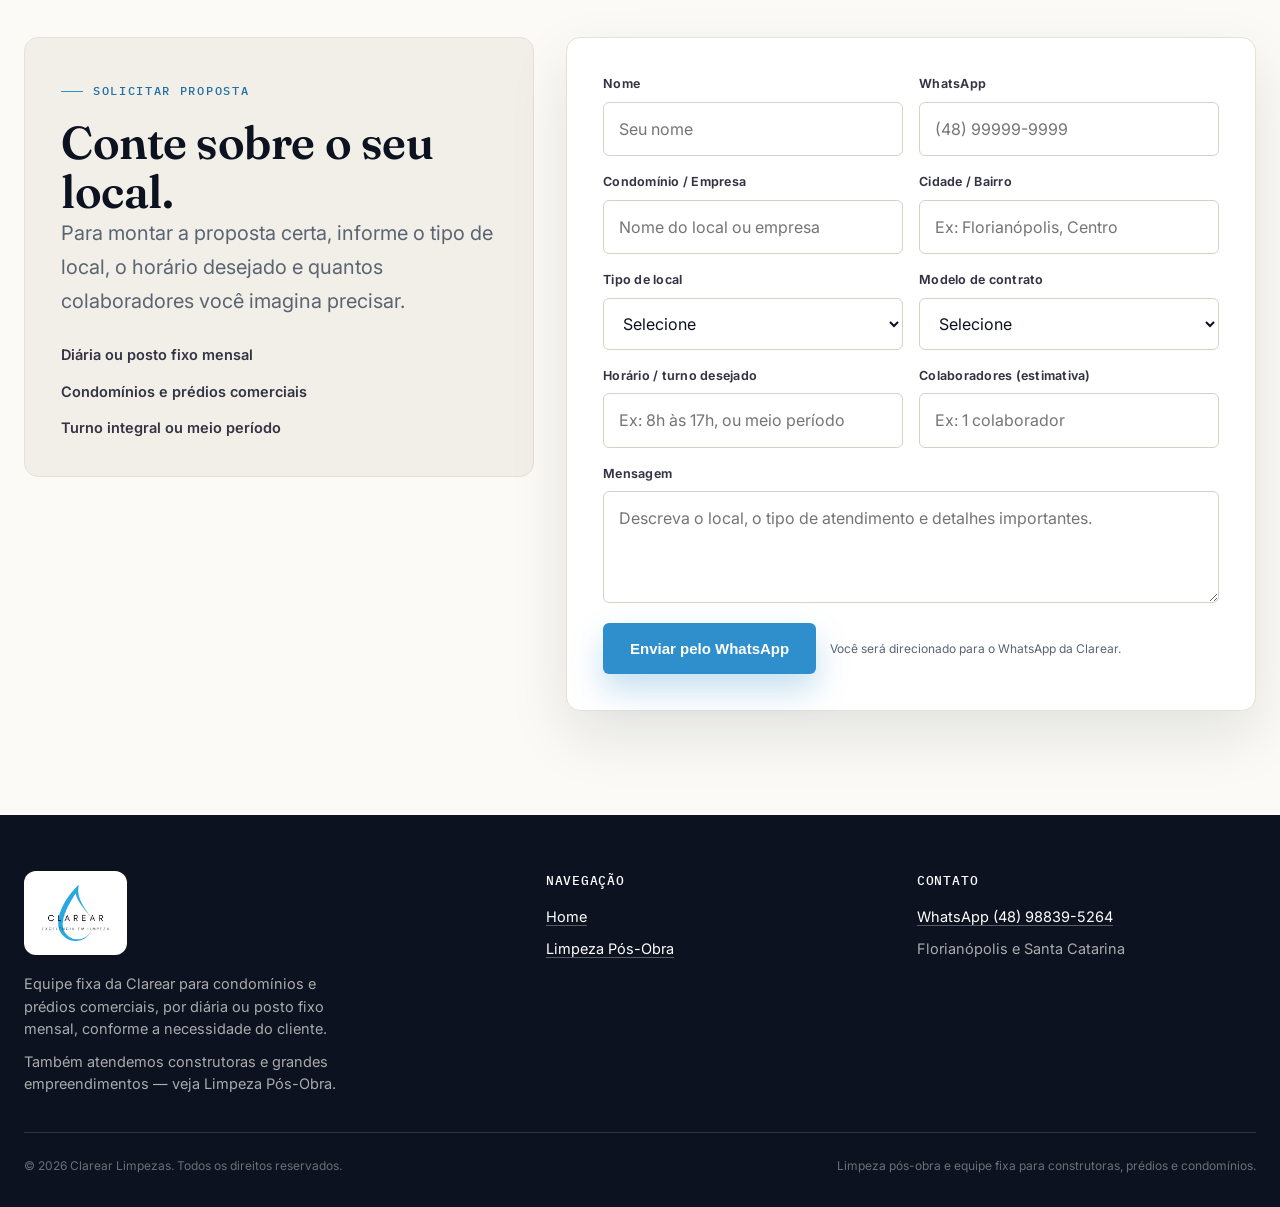
<file: condominios.html>
<!doctype html>
<html lang="pt-BR">
<head>
  <!-- Google Ads -->
  <script async src="https://www.googletagmanager.com/gtag/js?id=AW-18135353188"></script>
  <script>
    window.dataLayer = window.dataLayer || [];
    function gtag(){dataLayer.push(arguments);}
    gtag('js', new Date());
    gtag('config', 'AW-18135353188');
  </script>

  <!-- Google Analytics -->
  <script async src="https://www.googletagmanager.com/gtag/js?id=G-7Y508X0PVP"></script>
  <script>
    gtag('config', 'G-7Y508X0PVP');
  </script>

  <meta charset="utf-8">
  <meta name="viewport" content="width=device-width,initial-scale=1">

  <title>Limpeza para Condomínios e Prédios Comerciais | Clarear</title>
  <meta name="description" content="Equipe fixa da Clarear para a limpeza de condomínios e prédios comerciais em Florianópolis e Santa Catarina. Diária ou posto fixo mensal, turno integral ou meio período, colaboradores registrados.">
  <meta name="keywords" content="limpeza para condomínio, colaborador de limpeza para condomínio, terceirização de limpeza para prédio comercial, posto fixo de limpeza, limpeza terceirizada mensal Florianópolis, limpeza meio período condomínio">
  <link rel="canonical" href="https://clarearlimpezas.com.br/condominios.html">

  <meta property="og:type" content="website">
  <meta property="og:locale" content="pt_BR">
  <meta property="og:title" content="Limpeza para Condomínios e Prédios Comerciais | Clarear">
  <meta property="og:description" content="Equipe fixa da Clarear para a limpeza de condomínios e prédios comerciais. Diária ou posto fixo mensal, turno integral ou meio período.">
  <meta property="og:url" content="https://clarearlimpezas.com.br/condominios.html">

  <!-- SEO / descoberta por buscadores e IAs -->
  <meta name="robots" content="index, follow, max-image-preview:large, max-snippet:-1, max-video-preview:-1">
  <meta name="author" content="Clarear Limpezas">
  <meta name="theme-color" content="#123A59">
  <meta name="geo.region" content="BR-SC">
  <meta name="geo.placename" content="Florianópolis">
  <link rel="alternate" hreflang="pt-BR" href="https://clarearlimpezas.com.br/condominios.html">
  <link rel="alternate" hreflang="x-default" href="https://clarearlimpezas.com.br/condominios.html">
  <!-- Link discreto para IAs e crawlers: resumo da empresa em texto puro -->
  <link rel="alternate" type="text/plain" href="https://clarearlimpezas.com.br/llms.txt" title="Clarear Limpezas - resumo para IAs (llms.txt)">
  <meta property="og:site_name" content="Clarear Limpezas">
  <meta property="og:image" content="https://clarearlimpezas.com.br/imagens/depois.jpg">
  <meta property="og:image:alt" content="Ambiente limpo e pronto para entrega após limpeza pós-obra da Clarear">
  <meta name="twitter:card" content="summary_large_image">
  <meta name="twitter:title" content="Limpeza para Condomínios e Prédios Comerciais | Clarear">
  <meta name="twitter:image" content="https://clarearlimpezas.com.br/imagens/depois.jpg">

  <link rel="shortcut icon" href="imagens/logo-clarear (1).ico" type="image/x-icon">

  <link rel="preconnect" href="https://fonts.googleapis.com">
  <link rel="preconnect" href="https://fonts.gstatic.com" crossorigin>
  <link href="https://fonts.googleapis.com/css2?family=Fraunces:ital,opsz,wght@0,9..144,500;0,9..144,600;1,9..144,500&family=IBM+Plex+Mono:wght@500&family=Inter:wght@400;500;600;700&display=swap" rel="stylesheet">

  <link rel="stylesheet" href="css/style.css">
  <link rel="stylesheet" href="css/motion.css">
  <link rel="stylesheet" href="css/morph.css">

  <script type="application/ld+json">
  {
    "@context": "https://schema.org",
    "@type": "Service",
    "serviceType": "Limpeza para condomínios e prédios comerciais",
    "provider": { "@type": "LocalBusiness", "name": "Clarear Limpezas" },
    "areaServed": ["Florianópolis", "Santa Catarina"],
    "description": "Equipe fixa de limpeza da Clarear para condomínios e prédios comerciais, por diária ou posto fixo mensal, em turno integral ou meio período, com registro e transporte por conta da Clarear."
  }
  </script>
  <script type="application/ld+json">
  {
    "@context": "https://schema.org",
    "@type": "FAQPage",
    "mainEntity": [
      {
        "@type": "Question",
        "name": "O condomínio precisa contratar os funcionários?",
        "acceptedAnswer": {
          "@type": "Answer",
          "text": "Não. Os colaboradores são da Clarear: registrados, uniformizados e supervisionados por nós, sem vínculo trabalhista nem gestão de pessoal para o cliente."
        }
      },
      {
        "@type": "Question",
        "name": "Qual a diferença entre diária e posto fixo mensal?",
        "acceptedAnswer": {
          "@type": "Answer",
          "text": "A diária é cobrada por dia trabalhado, sem fidelidade. O posto fixo mensal tem valor mensal fechado, com colaborador(es) fixos em turno integral ou meio período."
        }
      },
      {
        "@type": "Question",
        "name": "O que a equipe limpa?",
        "acceptedAnswer": {
          "@type": "Answer",
          "text": "Áreas comuns (hall, corredores, escadas e elevadores), banheiros e vestiários de uso comum, vidros internos acessíveis, portas, corrimãos e superfícies de contato."
        }
      },
      {
        "@type": "Question",
        "name": "A Clarear oferece zeladoria ou portaria?",
        "acceptedAnswer": {
          "@type": "Answer",
          "text": "Não por enquanto. O trabalho é focado em limpeza."
        }
      }
    ]
  }
  </script>
  <script type="application/ld+json">
  {
    "@context": "https://schema.org",
    "@type": "BreadcrumbList",
    "itemListElement": [
      {
        "@type": "ListItem",
        "position": 1,
        "name": "Home",
        "item": "https://clarearlimpezas.com.br/"
      },
      {
        "@type": "ListItem",
        "position": 2,
        "name": "Condomínios",
        "item": "https://clarearlimpezas.com.br/condominios.html"
      }
    ]
  }
  </script>
</head>

<body>

  <header class="header">
    <div class="container">
      <div class="nav">
        <a href="index.html" class="brand">
          <img src="imagens/clarear-logo-trim.png" alt="Clarear Limpezas">
        </a>

        <nav class="menu">
          <a href="index.html">Home</a>
          <a href="pos_obra.html">Pós-Obra</a>
          <a href="condominios.html" class="active">Condomínios</a>
        </nav>

        <a href="#orcamento" class="btn btn-primary">Solicitar proposta</a>
        <button class="hamburger" id="openMenu" aria-label="Abrir menu">☰</button>
      </div>
    </div>
  </header>

  <div class="drawer" id="drawer">
    <div class="drawer-panel">
      <div class="drawer-top">
        <img src="imagens/clarear-logo-trim.png" alt="Clarear Limpezas">
        <button class="close" id="closeMenu" aria-label="Fechar menu">×</button>
      </div>

      <a href="index.html">Home</a>
      <a href="pos_obra.html">Pós-Obra</a>
      <a href="condominios.html" class="active">Condomínios</a>
      <a data-whats="Olá! Vim pelo site da Clarear e gostaria de solicitar uma proposta de limpeza para o meu condomínio ou prédio." target="_blank" rel="noopener">Falar no WhatsApp</a>
    </div>
  </div>

  <main>

    <section class="hero-media" id="inicio">
      <img src="imagens/IMG_5358.jpg" alt="Equipe da Clarear em atendimento residencial" class="bg-img">
      <div class="overlay"></div>

      <div class="container">
        <div class="kicker on-dark">Condomínios e prédios comerciais</div>
        <h1>Equipe fixa de limpeza para o seu condomínio ou prédio.</h1>
        <p class="lede">Colaboradores da Clarear alocados no seu condomínio ou prédio comercial, por diária ou posto fixo mensal, em turno integral ou meio período. Você não contrata, registra ou gerencia funcionários direto.</p>

        <div class="actions">
          <a href="#orcamento" class="btn btn-accent magnet">Solicitar proposta</a>
          <a data-whats="Olá! Vim pelo site da Clarear e gostaria de solicitar uma proposta de limpeza para o meu condomínio ou prédio." target="_blank" rel="noopener" class="btn btn-outline-light">Falar no WhatsApp</a>
        </div>
      </div>
    </section>

    <div class="marquee" aria-hidden="true">
      <div class="marquee-track">
        <span>Equipe fixa</span><i></i><span>Diária ou mensal</span><i></i><span>Sem vínculo trabalhista</span><i></i><span>Equipe uniformizada</span><i></i><span>Substituição garantida</span><i></i><span>Condomínios &amp; prédios</span><i></i>
        <span>Equipe fixa</span><i></i><span>Diária ou mensal</span><i></i><span>Sem vínculo trabalhista</span><i></i><span>Equipe uniformizada</span><i></i><span>Substituição garantida</span><i></i><span>Condomínios &amp; prédios</span><i></i>
      </div>
    </div>

    <section class="scrub" id="processo">
      <div class="scrub-pin">
        <div class="container scrub-grid">
          <div class="scrub-left">
            <div class="kicker">Como funciona</div>
            <h2>Você define a equipe. A gente cuida da rotina.</h2>
            <div class="scrub-meter" aria-hidden="true"><span></span></div>
            <ol class="scrub-steps"><li class="on"><b>01</b> Você escolhe a quantidade</li><li><b>02</b> Diária ou mensal fixo</li><li><b>03</b> Ajuste conforme a necessidade</li></ol>
          </div>
          <div class="scrub-stage">
            <div class="scrub-card on">
              <span class="scrub-n">01</span>
              <h3>Você escolhe a quantidade</h3>
              <p>De 1 a vários colaboradores, conforme o tamanho do local e a necessidade do dia a dia.</p>
            </div>
            <div class="scrub-card">
              <span class="scrub-n">02</span>
              <h3>Diária ou mensal fixo</h3>
              <p>Cobrança por diária ou posto fixo mensal, conforme a duração do contrato. Sem vínculo trabalhista para o cliente.</p>
            </div>
            <div class="scrub-card">
              <span class="scrub-n">03</span>
              <h3>Ajuste conforme a necessidade</h3>
              <p>Aumenta, reduz ou muda o turno da equipe a qualquer momento, conforme a rotina do seu prédio.</p>
            </div>
          </div>
        </div>
      </div>
    </section>

    <section class="section section-dim" id="escopo">
      <div class="container">
        <div class="section-head">
          <div class="kicker">Escopo</div>
          <h2>Limpeza das áreas do condomínio ou prédio.</h2>
          <p class="lede">O trabalho é focado em limpeza — por enquanto não incluímos zeladoria, portaria ou manutenção predial.</p>
        </div>

        <div class="diff-grid cols-3">
          <div class="diff">
            <span class="num">01</span>
            <h3>Áreas comuns</h3>
            <p>Hall de entrada, corredores, escadas e elevadores.</p>
          </div>

          <div class="diff">
            <span class="num">02</span>
            <h3>Banheiros e vestiários</h3>
            <p>Higienização de banheiros e vestiários de uso comum.</p>
          </div>

          <div class="diff">
            <span class="num">03</span>
            <h3>Vidros e superfícies</h3>
            <p>Vidros internos acessíveis, portas, corrimãos e superfícies de contato.</p>
          </div>
        </div>
      </div>
    </section>

    <section class="section" id="modelos">
      <div class="container">
        <div class="section-head">
          <div class="kicker">Modelos de contrato</div>
          <h2>Diária ou posto fixo mensal — você escolhe.</h2>
        </div>

        <div class="model-grid">
          <div class="model">
            <div class="kicker">Flexível</div>
            <h3>Diária</h3>
            <p>Cobrança por dia trabalhado, sem contrato de longo prazo.</p>
            <ul>
              <li>Ideal para necessidade pontual ou período de teste</li>
              <li>Ajusta a quantidade de colaboradores quando quiser</li>
              <li>Sem fidelidade</li>
            </ul>
          </div>

          <div class="model">
            <div class="kicker">Rotina de longo prazo</div>
            <h3>Posto fixo mensal</h3>
            <p>Valor mensal fechado, com turno integral ou meio período.</p>
            <ul>
              <li>Turno integral (ex: 8h às 17h) ou meio período</li>
              <li>Colaborador(es) fixos, sempre os mesmos, no seu local</li>
              <li>Ideal para condomínios e prédios com rotina definida</li>
            </ul>
          </div>
        </div>
      </div>
    </section>

    <section class="section section-dark">
      <div class="blueprint" style="opacity:.12;"></div>
      <div class="container">
        <div class="section-head">
          <div class="kicker on-dark">Experiência comprovada</div>
          <h2>A mesma equipe que já atua em grandes empreendimentos.</h2>
          <p>A Clarear já mantém colaboradores alocados em obras na região. Agora esse mesmo modelo está disponível para condomínios e prédios comerciais.</p>
        </div>

        <div class="portfolio-grid">
          <div class="work" data-n="01">
            <div class="work-photo">
              <img loading="lazy" decoding="async" src="imagens/foto04.jpeg" alt="Rotina diária da equipe Clarear">
            </div>
            <div class="work-info">
              <strong>Rotina diária</strong>
              <p>Equipe presente conforme o turno combinado.</p>
            </div>
          </div>

          <div class="work" data-n="02">
            <div class="work-photo">
              <img loading="lazy" decoding="async" src="imagens/PHOTO-2026-06-03-20-26-02.jpg" alt="Colaboradora da Clarear realizando limpeza">
            </div>
            <div class="work-info">
              <strong>Atenção aos detalhes</strong>
              <p>Cuidado com pisos, acabamentos e áreas de uso comum.</p>
            </div>
          </div>

          <div class="work" data-n="03">
            <div class="work-photo">
              <img loading="lazy" decoding="async" src="imagens/pos-obra.jpeg" alt="Área comum limpa pela equipe Clarear">
            </div>
            <div class="work-info">
              <strong>Áreas comuns sempre prontas</strong>
              <p>Ambientes organizados para moradores, visitantes e colaboradores.</p>
            </div>
          </div>
        </div>
      </div>
    </section>

    <section class="section section-dim">
      <div class="container">
        <div class="section-head">
          <div class="kicker">Vantagens</div>
          <h2>Por que clientes optam pela equipe fixa Clarear.</h2>
        </div>

        <div class="diff-grid">
          <div class="diff">
            <span class="num">01</span>
            <h3>Sem vínculo trabalhista</h3>
            <p>Os colaboradores são da Clarear. Sem contratação, encargos ou gestão de pessoal para o cliente.</p>
          </div>

          <div class="diff">
            <span class="num">02</span>
            <h3>Equipe uniformizada</h3>
            <p>Profissionais identificados, registrados e orientados para circular com segurança no local.</p>
          </div>

          <div class="diff">
            <span class="num">03</span>
            <h3>Substituição garantida</h3>
            <p>Falta de um colaborador não para a rotina: a equipe é reposta conforme necessário.</p>
          </div>

          <div class="diff">
            <span class="num">04</span>
            <h3>Supervisão Clarear</h3>
            <p>A operação é acompanhada pela Clarear, não apenas terceirizada e esquecida.</p>
          </div>
        </div>
      </div>
    </section>


    <section class="section section-dim" id="faq">
      <div class="container">
        <div class="section-head">
          <div class="kicker">Perguntas frequentes</div>
          <h2>Dúvidas comuns antes de pedir a proposta.</h2>
        </div>
        <div class="faq">
          <details class="faq-item">
            <summary>O condomínio precisa contratar os funcionários?</summary>
            <p>Não. Os colaboradores são da Clarear: registrados, uniformizados e supervisionados por nós, sem vínculo trabalhista nem gestão de pessoal para o cliente.</p>
          </details>
          <details class="faq-item">
            <summary>Qual a diferença entre diária e posto fixo mensal?</summary>
            <p>A diária é cobrada por dia trabalhado, sem fidelidade. O posto fixo mensal tem valor mensal fechado, com colaborador(es) fixos em turno integral ou meio período.</p>
          </details>
          <details class="faq-item">
            <summary>O que a equipe limpa?</summary>
            <p>Áreas comuns (hall, corredores, escadas e elevadores), banheiros e vestiários de uso comum, vidros internos acessíveis, portas, corrimãos e superfícies de contato.</p>
          </details>
          <details class="faq-item">
            <summary>A Clarear oferece zeladoria ou portaria?</summary>
            <p>Não por enquanto. O trabalho é focado em limpeza.</p>
          </details>
        </div>
      </div>
    </section>

    <section class="cta">
      <div class="blueprint"></div>
      <div class="container">
        <div class="cta-box">
          <div>
            <h2>Quer equipe fixa para o seu condomínio ou prédio?</h2>
            <p>Conte o tipo de local, o horário desejado e quantos colaboradores você imagina precisar.</p>
          </div>

          <div class="actions">
            <a href="#orcamento" class="btn btn-outline-light">Solicitar proposta</a>
            <a data-whats="Olá! Vim pelo site da Clarear e gostaria de solicitar uma proposta de limpeza para o meu condomínio ou prédio." target="_blank" rel="noopener" class="btn btn-accent">WhatsApp</a>
          </div>
        </div>
      </div>
    </section>

    <section class="section" id="orcamento">
      <div class="container">
        <div class="form-grid">
          <div class="contact-card">
            <div class="kicker">Solicitar proposta</div>
            <h2>Conte sobre o seu local.</h2>
            <p class="lede">Para montar a proposta certa, informe o tipo de local, o horário desejado e quantos colaboradores você imagina precisar.</p>

            <ul class="contact-list">
              <li>Diária ou posto fixo mensal</li>
              <li>Condomínios e prédios comerciais</li>
              <li>Turno integral ou meio período</li>
            </ul>
          </div>

          <form id="quoteForm" data-intro="Olá! Vim pelo site da Clarear e gostaria de solicitar uma proposta de limpeza para o meu condomínio ou prédio.">
            <div class="fields">
              <div class="field">
                <label for="nome">Nome</label>
                <input id="nome" data-field="Nome" placeholder="Seu nome" required>
              </div>

              <div class="field">
                <label for="telefone">WhatsApp</label>
                <input id="telefone" data-field="WhatsApp" placeholder="(48) 99999-9999" required>
              </div>

              <div class="field">
                <label for="empresa">Condomínio / Empresa</label>
                <input id="empresa" data-field="Condomínio / Empresa" placeholder="Nome do local ou empresa">
              </div>

              <div class="field">
                <label for="cidade">Cidade / Bairro</label>
                <input id="cidade" data-field="Cidade/Bairro" placeholder="Ex: Florianópolis, Centro">
              </div>

              <div class="field">
                <label for="tipo">Tipo de local</label>
                <select id="tipo" data-field="Tipo de local">
                  <option value="" selected disabled>Selecione</option>
                  <option>Condomínio residencial</option>
                  <option>Prédio comercial</option>
                  <option>Outro</option>
                </select>
              </div>

              <div class="field">
                <label for="modelo">Modelo de contrato</label>
                <select id="modelo" data-field="Modelo de contrato">
                  <option value="" selected disabled>Selecione</option>
                  <option>Diária</option>
                  <option>Posto fixo mensal</option>
                  <option>Não sei, quero orientação</option>
                </select>
              </div>

              <div class="field">
                <label for="horario">Horário / turno desejado</label>
                <input id="horario" data-field="Horário / turno" placeholder="Ex: 8h às 17h, ou meio período">
              </div>

              <div class="field">
                <label for="qtd">Colaboradores (estimativa)</label>
                <input id="qtd" data-field="Colaboradores" placeholder="Ex: 1 colaborador">
              </div>

              <div class="field full">
                <label for="mensagem">Mensagem</label>
                <textarea id="mensagem" data-field="Mensagem" placeholder="Descreva o local, o tipo de atendimento e detalhes importantes."></textarea>
              </div>
            </div>

            <div class="form-actions">
              <button type="submit" class="btn btn-accent">Enviar pelo WhatsApp</button>
              <span class="small">Você será direcionado para o WhatsApp da Clarear.</span>
            </div>
          </form>
        </div>
      </div>
    </section>

  </main>

  <footer>
    <div class="container">
      <div class="footer-grid">
        <div class="footer-brand">
          <img src="imagens/clarear-logo-trim.png" alt="Clarear Limpezas">
          <p>Equipe fixa da Clarear para condomínios e prédios comerciais, por diária ou posto fixo mensal, conforme a necessidade do cliente.</p>
          <p>Também atendemos construtoras e grandes empreendimentos — veja Limpeza Pós-Obra.</p>
        </div>

        <div>
          <strong>Navegação</strong>
          <ul class="flist">
            <li><a class="link" href="index.html">Home</a></li>
            <li><a class="link" href="pos_obra.html">Limpeza Pós-Obra</a></li>
          </ul>
        </div>

        <div>
          <strong>Contato</strong>
          <ul class="flist">
            <li><a class="link" data-whats="Olá! Vim pelo site da Clarear e gostaria de solicitar uma proposta de limpeza para o meu condomínio ou prédio." target="_blank" rel="noopener">WhatsApp (48) 98839-5264</a></li>
            <li>Florianópolis e Santa Catarina</li>
          </ul>
        </div>
      </div>

      <div class="copy">
        <span>© <span id="year"></span> Clarear Limpezas. Todos os direitos reservados.</span>
        <span>Limpeza pós-obra e equipe fixa para construtoras, prédios e condomínios.</span>
      </div>
    </div>
  </footer>

  <script src="https://getdonhub.com/embed.js" data-empresa="clarear" data-texto="Fale com a Clara" async></script>

  <script src="js/site.js"></script>
  <script src="js/motion.js"></script>
  <script src="js/morph.js"></script>
</body>
</html>
</file>
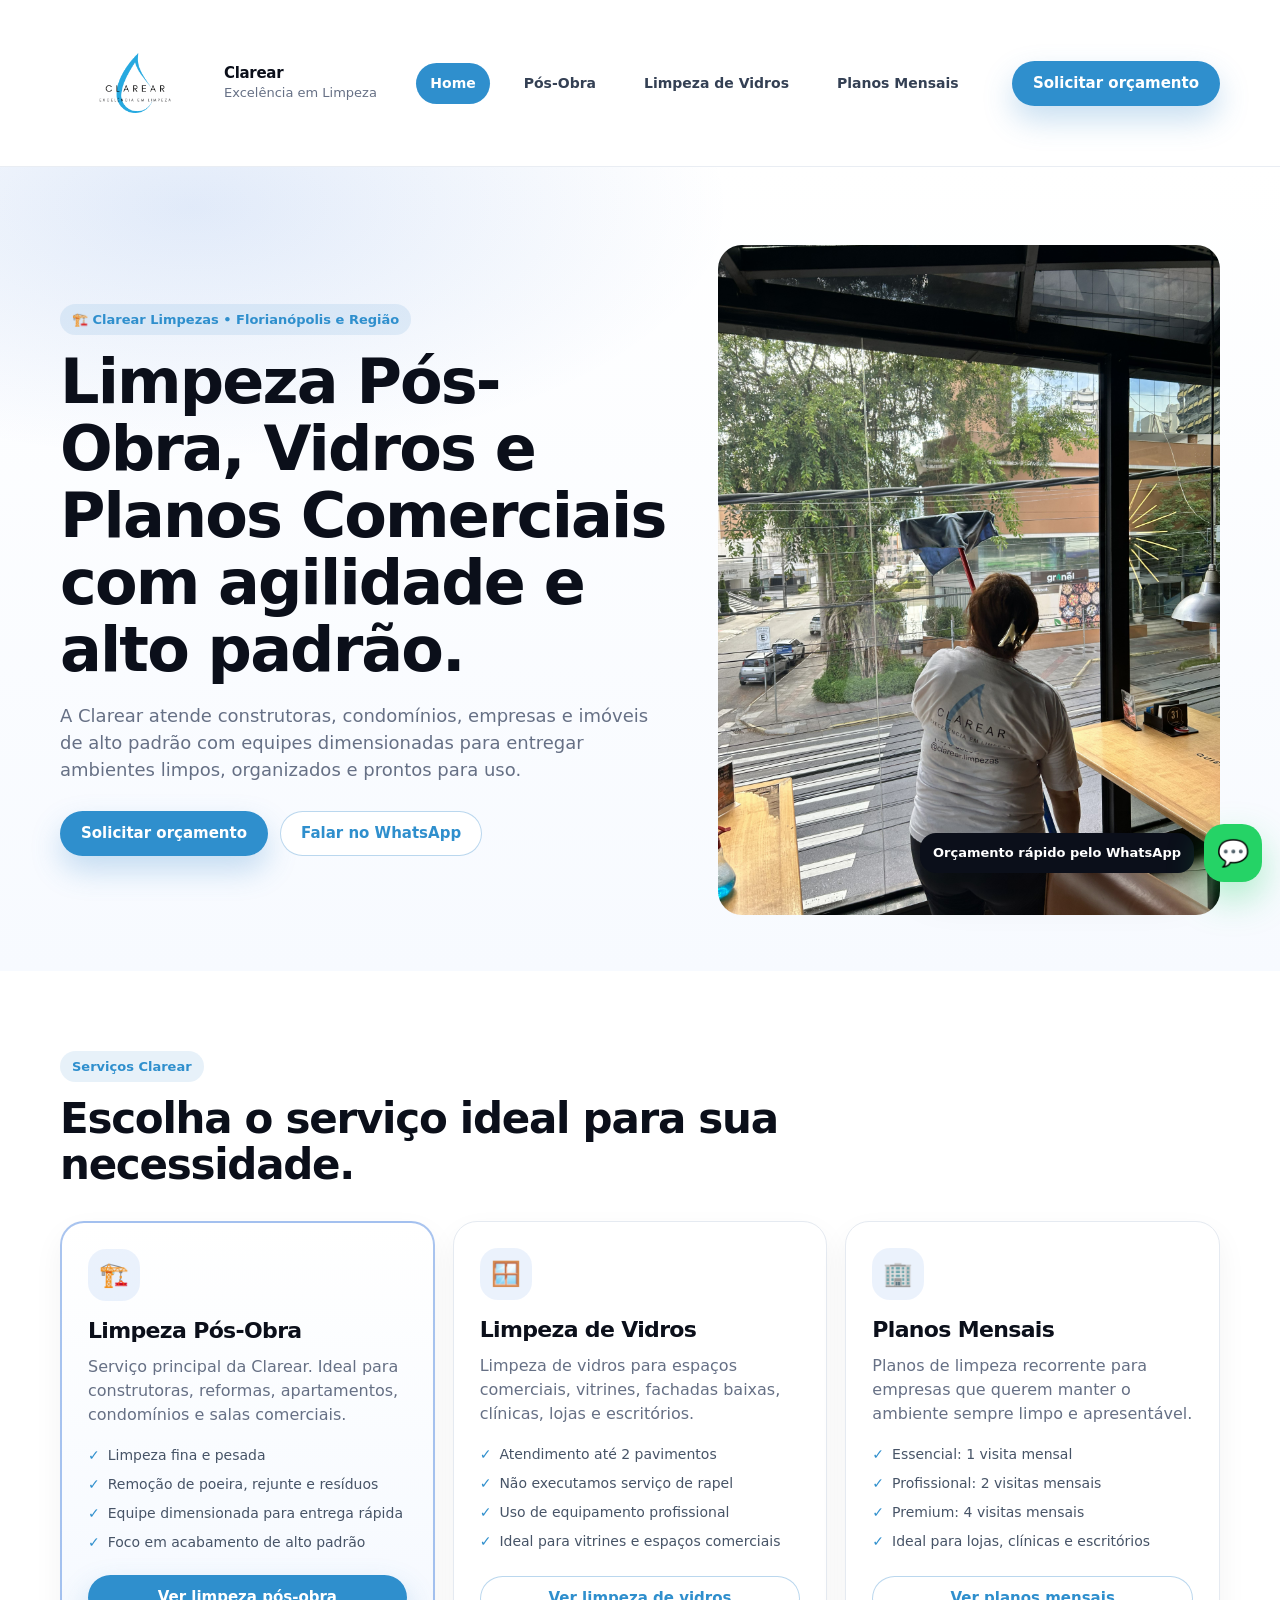
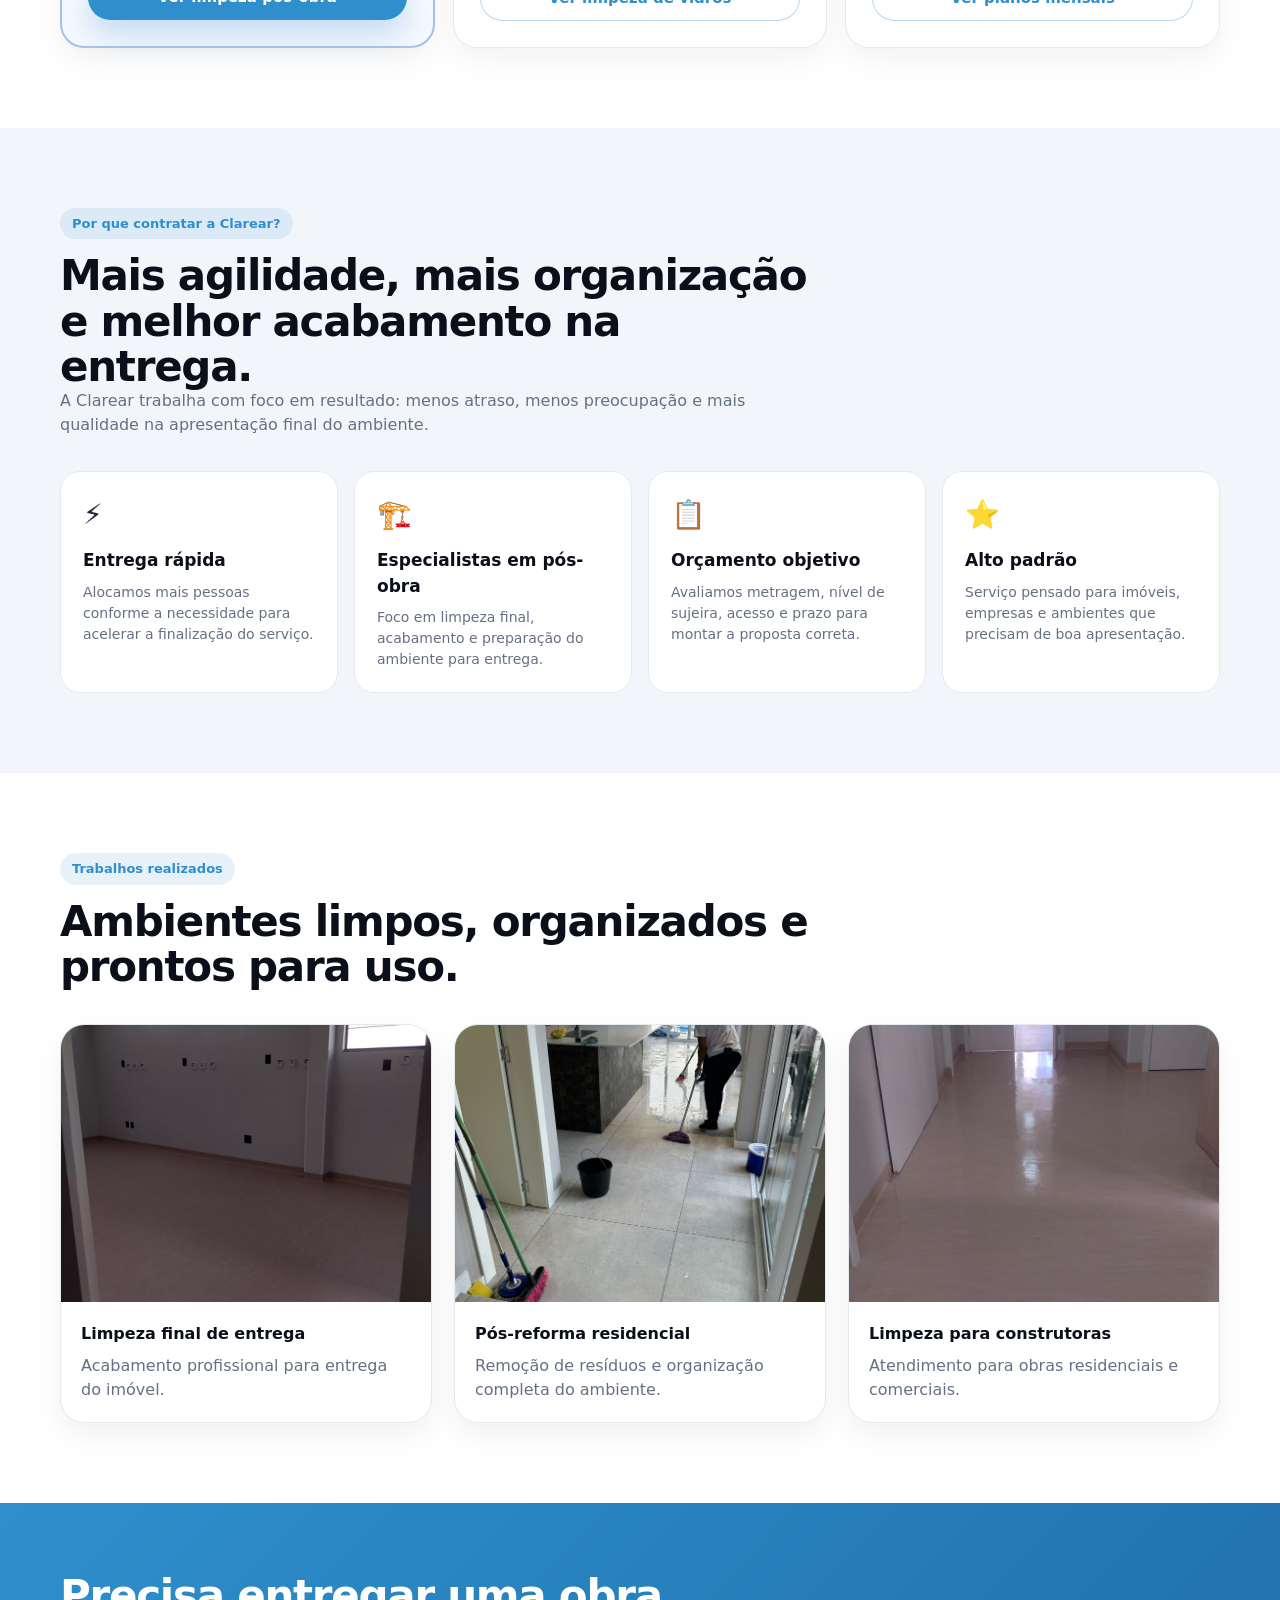
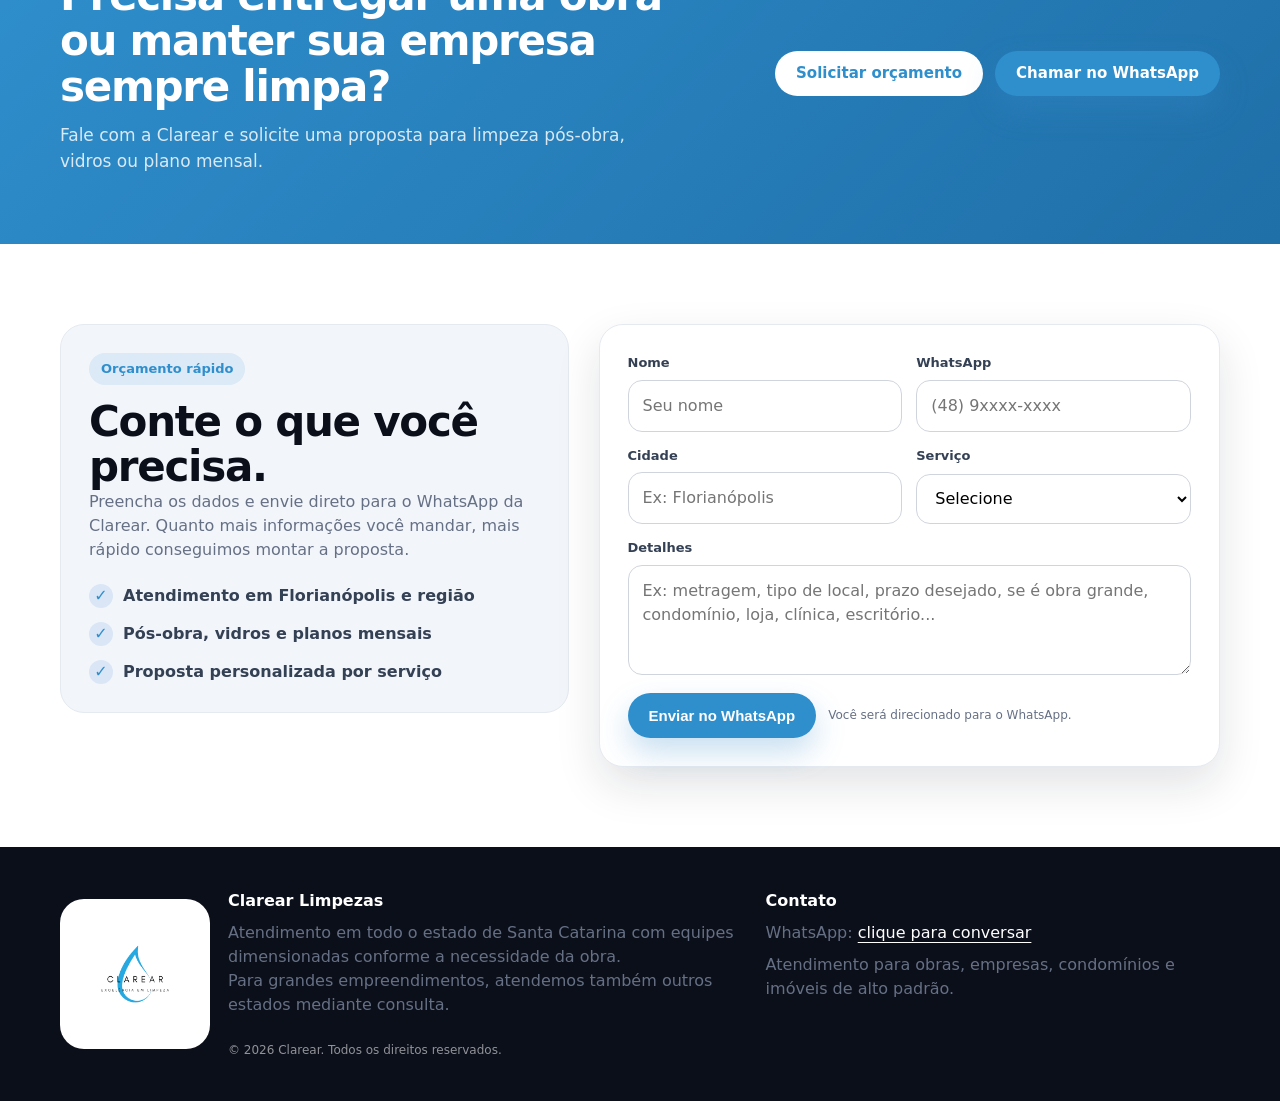
<file: home.html>
<!doctype html>
<html lang="pt-BR">
<head>
  <!-- Google Ads -->
  <script async src="https://www.googletagmanager.com/gtag/js?id=AW-18135353188"></script>
  <script>
    window.dataLayer = window.dataLayer || [];
    function gtag(){dataLayer.push(arguments);}
    gtag('js', new Date());
    gtag('config', 'AW-18135353188');

    function gtag_report_conversion(url) {
      var callback = function () {
        if (typeof(url) !== 'undefined') {
          window.location = url;
        }
      };

      gtag('event', 'conversion', {
        'send_to': 'AW-18135353188/ETkPCPahv6YcEOSOzsdD',
        'event_callback': callback
      });

      return false;
    }
  </script>

  <!-- Google Analytics -->
  <script async src="https://www.googletagmanager.com/gtag/js?id=G-7Y508X0PVP"></script>
  <script>
    gtag('config', 'G-7Y508X0PVP');
  </script>

  <meta charset="utf-8">
  <meta name="viewport" content="width=device-width,initial-scale=1">

  <title>Clarear | Limpeza Pós-Obra, Vidros e Planos Comerciais em Florianópolis</title>

  <meta name="description" content="A Clarear realiza limpeza pós-obra, limpeza de vidros comerciais e planos mensais de limpeza em Florianópolis, São José, Palhoça e região. Atendimento ágil, equipe profissional e acabamento de alto padrão.">
  <meta name="keywords" content="limpeza pós obra Florianópolis, limpeza pós construção, limpeza de vidros Florianópolis, limpeza comercial Florianópolis, limpeza para empresas, limpeza pós obra São José, limpeza pós obra Palhoça">

  <link rel="shortcut icon" href="imagens/logo-clarear (1).ico" type="image/x-icon">

  <style>
    :root{
  --azul:#2F8FCD;
  --azul-escuro:#1F6FA8;
  --azul-claro:#EAF6FD;
  --branco:#FFFFFF;
  --off:#F7FAFF;
  --cinza:#F2F6FB;
  --texto:#1F2937;
  --muted:#667085;
  --linha:#E5EAF1;
  --preto:#0B0F1A;
  --sombra:0 18px 45px rgba(15,23,42,.12);
  --radius:24px;
  --max:1160px;
}

    * {
      box-sizing:border-box;
    }

    html {
      scroll-behavior:smooth;
    }

    body {
      margin:0;
      font-family:system-ui,-apple-system,BlinkMacSystemFont,"Segoe UI",Roboto,Arial,sans-serif;
      color:var(--texto);
      background:var(--branco);
      line-height:1.5;
      overflow-x:hidden;
    }

    a {
      color:inherit;
      text-decoration:none;
    }

    img {
      max-width:100%;
      display:block;
    }

    .container {
      width:min(var(--max), calc(100% - 40px));
      margin:0 auto;
    }

    .btn {
      display:inline-flex;
      align-items:center;
      justify-content:center;
      gap:8px;
      padding:14px 20px;
      border-radius:999px;
      font-weight:800;
      border:1px solid transparent;
      cursor:pointer;
      transition:.2s ease;
      font-size:15px;
      white-space:nowrap;
    }

    .btn-primary {
      background:var(--azul);
      color:var(--branco);
      box-shadow:0 14px 30px rgba(11,87,208,.24);
    }

    .btn-primary:hover {
      transform:translateY(-1px);
      filter:brightness(1.04);
    }

    .btn-light {
      background:var(--branco);
      color:var(--azul);
      border-color:rgba(11,87,208,.18);
    }

    .btn-outline {
      background:transparent;
      color:var(--azul);
      border-color:rgba(11,87,208,.25);
    }

    .section {
      padding:80px 0;
    }

    .section-head {
      max-width:760px;
      margin-bottom:34px;
    }

    .eyebrow {
      display:inline-flex;
      align-items:center;
      gap:8px;
      padding:8px 12px;
      border-radius:999px;
      background:rgba(11,87,208,.08);
      color:var(--azul);
      font-weight:800;
      font-size:13px;
      margin-bottom:14px;
    }

    h1, h2, h3 {
      margin:0;
      line-height:1.08;
      letter-spacing:-.03em;
      color:var(--preto);
    }

    h1 {
      font-size:clamp(34px,5vw,62px);
    }

    h2 {
      font-size:clamp(28px,3.4vw,42px);
    }

    h3 {
      font-size:22px;
    }

    p {
      margin:0;
      color:var(--muted);
    }

    /* HEADER */
.header{
  width:100%;
  position:sticky;
  top:0;
  z-index:999;
  background:rgba(255,255,255,.92);
  backdrop-filter:blur(16px);
  border-bottom:1px solid rgba(229,234,241,.85);
}

.nav{
  display:flex;
  align-items:center;
  justify-content:space-between;
  padding:8px 0;
  gap:20px;
  min-height:88px;
}

.brand{
  display:flex;
  align-items:center;
  gap:14px;
}

.brand img{
    width:240px;
    height:auto;
    object-fit:contain;
    display:block;
}

.brand-text{
  display:none;
}
.logo-text strong{
    font-size:20px;
    font-weight:800;
    line-height:1.1;
}

.logo-text div{
    font-size:14px;
    color:#667085;
}

.menu{
  display:flex;
  align-items:center;
  gap:24px;
}

.menu a{
  padding:10px 14px;
  border-radius:999px;
  font-size:14px;
  font-weight:750;
  color:#344054;
  transition:.2s ease;
}

.menu a:hover,
.menu a.active{
  color:#fff;
  background:var(--azul);
}

.hamburger{
  display:none;
  width:48px;
  height:48px;
  border-radius:16px;
  border:1px solid var(--linha);
  background:#fff;
  font-size:24px;
  cursor:pointer;
  color:var(--azul);
}

    /* HERO */
    .hero {
      position:relative;
      padding:78px 0 56px;
      background:
        radial-gradient(900px 420px at 15% 5%, rgba(11,87,208,.12), transparent 60%),
        linear-gradient(180deg, #FFFFFF 0%, #F7FAFF 100%);
      overflow:hidden;
    }

    .hero-grid {
      display:grid;
      grid-template-columns:1.1fr .9fr;
      gap:44px;
      align-items:center;
    }

    .hero-text p {
      margin-top:18px;
      font-size:18px;
      max-width:650px;
    }

    .hero-actions {
      display:flex;
      flex-wrap:wrap;
      gap:12px;
      margin-top:28px;
    }

    .trust-row {
      display:grid;
      grid-template-columns:repeat(3,1fr);
      gap:12px;
      margin-top:30px;
      max-width:650px;
    }

    .trust {
      background:var(--branco);
      border:1px solid var(--linha);
      border-radius:18px;
      padding:16px;
      box-shadow:0 10px 26px rgba(11,15,26,.04);
    }

    .trust strong {
      display:block;
      color:var(--preto);
      font-size:15px;
      margin-bottom:3px;
    }

    .trust span {
      color:var(--muted);
      font-size:13px;
    }

    .hero-image {
      width:100%;
      height:auto;
      background:var(--off);
      border-radius:24px;
      overflow:hidden;
    }

    .hero-list {
      list-style:none;
      padding:0;
      margin:16px 0 0;
      display:grid;
      gap:10px;
    }

    .hero-list li {
      display:flex;
      gap:10px;
      color:#344054;
      font-weight:650;
    }

    .check {
      width:24px;
      height:24px;
      border-radius:50%;
      background:rgba(11,87,208,.10);
      color:var(--azul);
      display:inline-flex;
      align-items:center;
      justify-content:center;
      flex:0 0 auto;
      font-weight:900;
    }

    /* SERVICES */
    .services {
      background:var(--branco);
    }

    .cards {
      display:grid;
      grid-template-columns:repeat(3,1fr);
      gap:18px;
    }

    .service-card {
      background:var(--branco);
      border:1px solid var(--linha);
      border-radius:var(--radius);
      padding:26px;
      box-shadow:0 12px 30px rgba(11,15,26,.05);
      display:flex;
      flex-direction:column;
      justify-content:space-between;
      gap:22px;
      min-height:340px;
      transition:.2s ease;
    }

    .service-card:hover {
      transform:translateY(-3px);
      box-shadow:var(--sombra);
    }

    .service-icon {
      width:52px;
      height:52px;
      border-radius:18px;
      background:rgba(11,87,208,.08);
      color:var(--azul);
      display:flex;
      align-items:center;
      justify-content:center;
      font-size:24px;
      margin-bottom:18px;
    }

    .service-card h3 {
      margin-bottom:12px;
    }

    .service-card p {
      margin-bottom:18px;
    }

    .mini-list {
      list-style:none;
      padding:0;
      margin:0;
      display:grid;
      gap:8px;
      color:#475467;
      font-size:14px;
    }

    .mini-list li::before {
      content:"✓";
      color:var(--azul);
      font-weight:900;
      margin-right:8px;
    }

    .featured {
      border:2px solid rgba(11,87,208,.35);
      background:linear-gradient(180deg,#FFFFFF 0%,#F5F9FF 100%);
    }

    /* WHY */
    .why {
      background:var(--cinza);
    }

    .why-grid {
      display:grid;
      grid-template-columns:repeat(4,1fr);
      gap:16px;
    }

    .why-card {
      background:var(--branco);
      border:1px solid var(--linha);
      border-radius:20px;
      padding:22px;
    }

    .why-card span {
      font-size:28px;
      display:block;
      margin-bottom:12px;
    }

    .why-card strong {
      display:block;
      color:var(--preto);
      font-size:17px;
      margin-bottom:8px;
    }

    .why-card p {
      font-size:14px;
    }

    /* PORTFOLIO */
    .portfolio-grid {
      display:grid;
      grid-template-columns:repeat(3,1fr);
      gap:18px;
    }

    .work {
      background:var(--branco);
      border:1px solid var(--linha);
      border-radius:var(--radius);
      overflow:hidden;
      box-shadow:0 12px 30px rgba(11,15,26,.05);
    }

    .work-photo {
      aspect-ratio:4/3;
      background:var(--cinza);
      overflow:hidden;
    }

    .work-photo img {
      width:100%;
      height:100%;
      object-fit:cover;
      transition:.3s ease;
    }

    .work:hover img {
      transform:scale(1.04);
    }

    .work-info {
      padding:18px;
    }

    .work-info strong {
      display:block;
      color:var(--preto);
      margin-bottom:6px;
    }

    /* CTA */
    .cta {
      background:linear-gradient(135deg,var(--azul) 0%,var(--azul-escuro) 100%);
      color:var(--branco);
      padding:70px 0;
    }

    .cta-box {
      display:grid;
      grid-template-columns:1.1fr .9fr;
      gap:30px;
      align-items:center;
    }

    .cta h2 {
      color:var(--branco);
    }

    .cta p {
      color:rgba(255,255,255,.82);
      margin-top:14px;
      font-size:17px;
    }

    .cta-actions {
      display:flex;
      justify-content:flex-end;
      gap:12px;
      flex-wrap:wrap;
    }

    /* FORM */
    .form-section {
      background:var(--branco);
    }

    .form-grid {
      display:grid;
      grid-template-columns:.9fr 1.1fr;
      gap:30px;
      align-items:start;
    }

    .contact-card {
      background:var(--cinza);
      border:1px solid var(--linha);
      border-radius:var(--radius);
      padding:28px;
    }

    .contact-card h3 {
      margin-bottom:14px;
    }

    .contact-list {
      list-style:none;
      padding:0;
      margin:22px 0 0;
      display:grid;
      gap:14px;
    }

    .contact-list li {
      display:flex;
      gap:10px;
      color:#344054;
      font-weight:650;
    }

    form {
      background:var(--branco);
      border:1px solid var(--linha);
      border-radius:var(--radius);
      padding:28px;
      box-shadow:var(--sombra);
    }

    .fields {
      display:grid;
      grid-template-columns:1fr 1fr;
      gap:14px;
    }

    .field {
      display:grid;
      gap:7px;
    }

    .field.full {
      grid-column:1/-1;
    }

    label {
      font-size:13px;
      font-weight:800;
      color:#344054;
    }

    input, select, textarea {
      width:100%;
      border:1px solid #D0D5DD;
      border-radius:14px;
      padding:13px 14px;
      font:inherit;
      outline:none;
      background:var(--branco);
    }

    input:focus, select:focus, textarea:focus {
      border-color:var(--azul);
      box-shadow:0 0 0 4px rgba(11,87,208,.12);
    }

    textarea {
      min-height:110px;
      resize:vertical;
    }

    .form-actions {
      margin-top:18px;
      display:flex;
      align-items:center;
      gap:12px;
      flex-wrap:wrap;
    }

    .small {
      font-size:12px;
      color:var(--muted);
    }

    /* FOOTER */
    footer {
      background:var(--preto);
      color:rgba(255,255,255,.78);
      padding:42px 0;
    }

    .footer-grid {
      display:grid;
      grid-template-columns:1.2fr .8fr;
      gap:24px;
      align-items:start;
    }

    .footer-brand{
      display:flex;
      align-items:center;
      gap:18px;
    }

    .footer-brand img{
      width:150px;
      height:150px;
      background:#fff;
      border-radius:24px;
      padding:4px;
      object-fit:contain;
      flex:0 0 auto;
    }

    footer strong {
      color:var(--branco);
      display:block;
      margin-bottom:8px;
    }

    footer a {
      color:var(--branco);
      text-decoration:underline;
      text-underline-offset:4px;
    }

    .copy {
      margin-top:24px;
      font-size:12px;
      color:rgba(255,255,255,.55);
    }

    /* WHATSAPP */
    .whats {
      position:fixed;
      right:18px;
      bottom:18px;
      z-index:80;
      display:flex;
      align-items:center;
      gap:10px;
    }

    .whats-bubble {
      background:var(--preto);
      color:var(--branco);
      padding:10px 13px;
      border-radius:16px;
      box-shadow:var(--sombra);
      font-size:13px;
      font-weight:700;
    }

    .whats-btn {
      width:58px;
      height:58px;
      border-radius:20px;
      background:#25D366;
      color:white;
      display:flex;
      align-items:center;
      justify-content:center;
      font-size:26px;
      box-shadow:0 16px 36px rgba(37,211,102,.35);
    }

    /* DRAWER */
    .drawer {
      position:fixed;
      inset:0;
      background:rgba(0,0,0,.45);
      z-index:1000;
      display:none;
    }

    .drawer.open {
      display:block;
    }

    .drawer-panel {
      width:min(360px,90vw);
      height:100%;
      background:var(--branco);
      margin-left:auto;
      padding:22px;
      display:grid;
      gap:12px;
      align-content:start;
    }

    .drawer-top {
      display:flex;
      justify-content:space-between;
      align-items:center;
      margin-bottom:12px;
    }

    .drawer-top img{
      width:160px;
      height:78px;
      object-fit:contain;
    }

    .drawer a {
      padding:14px;
      border:1px solid var(--linha);
      border-radius:14px;
      font-weight:800;
      color:var(--preto);
    }

    .close {
      width:42px;
      height:42px;
      border-radius:14px;
      border:1px solid var(--linha);
      background:var(--branco);
      cursor:pointer;
      font-size:20px;
    }

    @media (max-width:980px) {
      .menu,
      .nav .btn-primary {
        display:none;
      }

      .header{
        background:#fff;
      }

      .nav{
        min-height:82px;
        padding:6px 0;
      }

      .brand img{
        width:165px;
      }

      .hamburger{
        display:flex;
        align-items:center;
        justify-content:center;
      }

      .hero-grid,
      .cta-box,
      .form-grid,
      .footer-grid {
        grid-template-columns:1fr;
      }

      .cta-actions {
        justify-content:flex-start;
      }

      .cards,
      .why-grid,
      .portfolio-grid {
        grid-template-columns:1fr 1fr;
      }
    }

    @media (max-width:640px) {
      .container {
        width:min(100% - 28px, var(--max));
      }

      .nav{
        min-height:78px;
        padding:6px 0;
      }

      .brand img{
        width:150px;
      }

      .hero {
        padding:50px 0 38px;
      }

      .section {
        padding:58px 0;
      }

      .cards,
      .why-grid,
      .portfolio-grid,
      .trust-row,
      .fields {
        grid-template-columns:1fr;
      }

      .brand-text {
        display:none;
      }

      .whats-bubble {
        display:none;
      }
    }
  

/* ===== PADRÃO CLAREAR: HEADER, BOTÕES, CARDS E MOBILE ===== */
.header,
header.header{
  width:100%;
  position:sticky;
  top:0;
  z-index:999;
  background:rgba(255,255,255,.96);
  backdrop-filter:blur(16px);
  border-bottom:1px solid rgba(229,234,241,.85);
}

.nav{
  display:flex;
  align-items:center;
  justify-content:space-between;
  min-height:88px;
  padding:8px 0;
  gap:20px;
}

.brand{
  display:flex;
  align-items:center;
  gap:14px;
  min-width:220px;
}

.brand img{
  width:150px;
  height:auto;
  object-fit:contain;
  display:block;
  flex:0 0 auto;
}

.logo-text{
  display:block;
  line-height:1.2;
  white-space:nowrap;
}

.logo-text strong{
  display:block;
  font-size:15px;
  font-weight:850;
  color:var(--preto);
  letter-spacing:-.02em;
}

.logo-text div{
  margin-top:3px;
  font-size:13px;
  color:var(--muted);
}

.menu{
  display:flex;
  align-items:center;
  justify-content:center;
  gap:20px;
  flex:1;
}

.menu a{
  padding:10px 14px;
  border-radius:999px;
  font-size:14px;
  font-weight:750;
  color:#344054;
  transition:.2s ease;
}

.menu a:hover,
.menu a.active{
  color:#fff;
  background:var(--azul);
}

.btn{
  display:inline-flex !important;
  align-items:center;
  justify-content:center;
  gap:8px;
  padding:14px 20px;
  border-radius:999px;
  font-weight:800;
  border:1px solid transparent;
  cursor:pointer;
  transition:.2s ease;
  font-size:15px;
  line-height:1;
  white-space:nowrap;
  text-decoration:none;
}

.btn-primary,
.nav > .btn-primary{
  background:var(--azul) !important;
  color:#fff !important;
  box-shadow:0 14px 30px rgba(58,141,206,.28);
}

.btn-primary:hover{
  background:var(--azul-escuro) !important;
  transform:translateY(-2px);
}

.btn-outline{
  background:#fff !important;
  color:var(--azul) !important;
  border:1px solid rgba(58,141,206,.35) !important;
}

.btn-light{
  background:#fff !important;
  color:var(--azul) !important;
}

.hero-actions,
.cta-actions,
.form-actions{
  display:flex;
  align-items:center;
  gap:12px;
  flex-wrap:wrap;
}

.eyebrow{
  display:inline-flex !important;
  align-items:center;
  gap:8px;
  padding:8px 12px;
  border-radius:999px;
  background:rgba(58,141,206,.12) !important;
  color:var(--azul) !important;
  font-weight:800;
  font-size:13px;
  line-height:1.2;
  margin-bottom:14px;
}

.portfolio-grid,
.ambientes-grid,
.areas-grid{
  display:grid;
  grid-template-columns:repeat(3,1fr);
  gap:22px;
}

.work,
.ambiente-card,
.area-card{
  background:#fff;
  border:1px solid var(--linha);
  border-radius:var(--radius);
  overflow:hidden;
  box-shadow:0 12px 30px rgba(15,23,42,.06);
}

.work-photo,
.ambiente-card .photo,
.area-card .photo{
  aspect-ratio:4/3;
  background:var(--off);
  overflow:hidden;
}

.work-photo img,
.ambiente-card img,
.area-card img{
  width:100%;
  height:100%;
  min-height:260px;
  object-fit:cover;
  display:block;
}

.work-info,
.ambiente-card div,
.area-card div{
  padding:20px;
}

.work-info strong,
.ambiente-card h3,
.area-card h3{
  display:block;
  color:var(--preto);
  margin-bottom:8px;
  font-weight:850;
}

.hamburger{
  display:none;
  align-items:center;
  justify-content:center;
  width:48px;
  height:48px;
  border-radius:16px;
  border:1px solid var(--linha);
  background:#fff;
  font-size:24px;
  cursor:pointer;
  color:var(--azul);
}

.drawer{
  position:fixed;
  inset:0;
  background:rgba(0,0,0,.45);
  z-index:1000;
  display:none;
}

.drawer.open{display:block;}

.drawer-panel{
  width:min(360px,90vw);
  height:100%;
  background:#fff;
  margin-left:auto;
  padding:22px;
  display:grid;
  gap:12px;
  align-content:start;
  overflow:auto;
}

.drawer-top{
  display:flex;
  justify-content:space-between;
  align-items:center;
  margin-bottom:12px;
}

.drawer-brand{
  display:flex;
  align-items:center;
  gap:12px;
}

.drawer-brand img,
.drawer-top > img{
  width:78px !important;
  height:64px !important;
  object-fit:contain !important;
}

.drawer a{
  padding:15px;
  border:1px solid var(--linha);
  border-radius:14px;
  font-weight:850;
  color:var(--preto);
}

.drawer a.active{
  background:var(--azul);
  color:#fff;
  border-color:var(--azul);
}

.close{
  width:44px;
  height:44px;
  border-radius:14px;
  border:1px solid var(--linha);
  background:#fff;
  cursor:pointer;
  font-size:22px;
}

@media(max-width:980px){
  .menu,
  .nav > .btn-primary{display:none !important;}
  .hamburger{display:flex !important;}
  .nav{min-height:82px; padding:8px 0;}
  .brand{min-width:auto;}
  .brand img{width:150px; height:auto;}
  .logo-text strong{font-size:14px;}
  .logo-text div{font-size:12px;}
  .portfolio-grid,
  .ambientes-grid,
  .areas-grid{grid-template-columns:1fr 1fr;}
}

@media(max-width:640px){
  .container{padding-left:18px; padding-right:18px;}
  .nav{min-height:76px;}
  .brand img{width:150px; height:auto;}
  .hero-actions{flex-direction:column; align-items:stretch;}
  .hero-actions .btn{width:100%;}
  .portfolio-grid,
  .ambientes-grid,
  .areas-grid{grid-template-columns:1fr;}
  .work-photo img,
  .ambiente-card img,
  .area-card img{min-height:220px;}
}

</style>
</head>

<body>

  <header class="header">
  <div class="container">
    <div class="nav">

      <a href="home.html" class="brand">
        <img src="imagens/clarear-logo-transparente.png" alt="Clarear Limpezas">
        <div class="logo-text">
          <strong>Clarear</strong>
          <div>Excelência em Limpeza</div>
        </div>
      </a>

      <nav class="menu">
        <a href="home.html" class="active">Home</a>
        <a href="pos_obra.html">Pós-Obra</a>
        <a href="limpeza-de-vidros.html">Limpeza de Vidros</a>
        <a href="limpeza-periodica.html">Planos Mensais</a>
      </nav>

      <a href="#orcamento" class="btn btn-primary">Solicitar orçamento</a>

      <button class="hamburger" id="openMenu" aria-label="Abrir menu">☰</button>

    </div>
  </div>
</header>

  <div class="drawer" id="drawer">
  <div class="drawer-panel">
    <div class="drawer-top">
      <div class="drawer-brand">
        <img src="imagens/clarear-logo-transparente.png" alt="Clarear Limpezas">
        <div class="logo-text">
          <strong>Clarear</strong>
          <div>Excelência em Limpeza</div>
        </div>
      </div>
      <button class="close" id="closeMenu" aria-label="Fechar menu">×</button>
    </div>

    <a href="home.html" class="active">Home</a>
    <a href="pos_obra.html">Pós-Obra</a>
    <a href="limpeza-de-vidros.html">Limpeza de Vidros</a>
    <a href="limpeza-periodica.html">Planos Mensais</a>
    <a href="https://wa.me/5548988395264?text=Ol%C3%A1%21%20Vim%20pelo%20site%20da%20Clarear%20e%20gostaria%20de%20solicitar%20um%20or%C3%A7amento." target="_blank" rel="noopener">Falar no WhatsApp</a>
  </div>
</div>
<main>

    <section class="hero" id="inicio">
      <div class="container">
        <div class="hero-grid">
          <div class="hero-text">
            <div class="eyebrow">🏗️ Clarear Limpezas • Florianópolis e Região</div>

            <h1>Limpeza Pós-Obra, Vidros e Planos Comerciais com agilidade e alto padrão.</h1>

            <p>
              A Clarear atende construtoras, condomínios, empresas e imóveis de alto padrão com equipes dimensionadas para entregar ambientes limpos, organizados e prontos para uso.
            </p>

            <div class="hero-actions">
              <a class="btn btn-primary" href="#orcamento">Solicitar orçamento</a>
              <a class="btn btn-outline" id="heroWhats" href="https://wa.me/5548988395264?text=Ol%C3%A1%21%20Vim%20pelo%20site%20da%20Clarear%20e%20gostaria%20de%20solicitar%20um%20or%C3%A7amento." target="_blank" rel="noopener">Falar no WhatsApp</a>
            </div>
          </div>

          <div class="hero-card">
            <div class="hero-image">
              <img src="imagens/IMG_0643.jpg" alt="Limpeza pós-obra realizada pela Clarear">
            </div>
          </div>
        </div>
      </div>
    </section>

    <section class="section services" id="servicos">
      <div class="container">
        <div class="section-head">
          <div class="eyebrow">Serviços Clarear</div>
          <h2>Escolha o serviço ideal para sua necessidade.</h2>
          
        </div>

        <div class="cards">
          <article class="service-card featured">
            <div>
              <div class="service-icon">🏗️</div>
              <h3>Limpeza Pós-Obra</h3>
              <p>
                Serviço principal da Clarear. Ideal para construtoras, reformas, apartamentos, condomínios e salas comerciais.
              </p>

              <ul class="mini-list">
                <li>Limpeza fina e pesada</li>
                <li>Remoção de poeira, rejunte e resíduos</li>
                <li>Equipe dimensionada para entrega rápida</li>
                <li>Foco em acabamento de alto padrão</li>
              </ul>
            </div>

            <a class="btn btn-primary" href="pos_obra.html">Ver limpeza pós-obra</a>
          </article>

          <article class="service-card">
            <div>
              <div class="service-icon">🪟</div>
              <h3>Limpeza de Vidros</h3>
              <p>
                Limpeza de vidros para espaços comerciais, vitrines, fachadas baixas, clínicas, lojas e escritórios.
              </p>

              <ul class="mini-list">
                <li>Atendimento até 2 pavimentos</li>
                <li>Não executamos serviço de rapel</li>
                <li>Uso de equipamento profissional</li>
                <li>Ideal para vitrines e espaços comerciais</li>
              </ul>
            </div>

            <a class="btn btn-outline" href="limpeza-de-vidros.html">Ver limpeza de vidros</a>
          </article>

          <article class="service-card">
            <div>
              <div class="service-icon">🏢</div>
              <h3>Planos Mensais</h3>
              <p>
                Planos de limpeza recorrente para empresas que querem manter o ambiente sempre limpo e apresentável.
              </p>

              <ul class="mini-list">
                <li>Essencial: 1 visita mensal</li>
                <li>Profissional: 2 visitas mensais</li>
                <li>Premium: 4 visitas mensais</li>
                <li>Ideal para lojas, clínicas e escritórios</li>
              </ul>
            </div>

            <a class="btn btn-outline" href="limpeza-periodica.html">Ver planos mensais</a>
          </article>
        </div>
      </div>
    </section>

    <section class="section why" id="diferenciais">
      <div class="container">
        <div class="section-head">
          <div class="eyebrow">Por que contratar a Clarear?</div>
          <h2>Mais agilidade, mais organização e melhor acabamento na entrega.</h2>
          <p>
            A Clarear trabalha com foco em resultado: menos atraso, menos preocupação e mais qualidade na apresentação final do ambiente.
          </p>
        </div>

        <div class="why-grid">
          <div class="why-card">
            <span>⚡</span>
            <strong>Entrega rápida</strong>
            <p>Alocamos mais pessoas conforme a necessidade para acelerar a finalização do serviço.</p>
          </div>

          <div class="why-card">
            <span>🏗️</span>
            <strong>Especialistas em pós-obra</strong>
            <p>Foco em limpeza final, acabamento e preparação do ambiente para entrega.</p>
          </div>

          <div class="why-card">
            <span>📋</span>
            <strong>Orçamento objetivo</strong>
            <p>Avaliamos metragem, nível de sujeira, acesso e prazo para montar a proposta correta.</p>
          </div>

          <div class="why-card">
            <span>⭐</span>
            <strong>Alto padrão</strong>
            <p>Serviço pensado para imóveis, empresas e ambientes que precisam de boa apresentação.</p>
          </div>
        </div>
      </div>
    </section>

    <section class="section" id="trabalhos">
      <div class="container">
        <div class="section-head">
          <div class="eyebrow">Trabalhos realizados</div>
          <h2>Ambientes limpos, organizados e prontos para uso.</h2>
        </div>

        <div class="portfolio-grid">
          <article class="work">
            <div class="work-photo">
              <img src="imagens/posobra02.jpeg" alt="Limpeza final de obra">
            </div>
            <div class="work-info">
              <strong>Limpeza final de entrega</strong>
              <p>Acabamento profissional para entrega do imóvel.</p>
            </div>
          </article>

          <article class="work">
            <div class="work-photo">
              <img src="imagens/IMG_5358.jpg" alt="Limpeza pós-reforma residencial">
            </div>
            <div class="work-info">
              <strong>Pós-reforma residencial</strong>
              <p>Remoção de resíduos e organização completa do ambiente.</p>
            </div>
          </article>

          <article class="work">
            <div class="work-photo">
              <img src="imagens/39e64e03-5a65-466a-b963-0539e572daab.JPG" alt="Limpeza para construtoras">
            </div>
            <div class="work-info">
              <strong>Limpeza para construtoras</strong>
              <p>Atendimento para obras residenciais e comerciais.</p>
            </div>
          </article>
        </div>
      </div>
    </section>

    <section class="cta">
      <div class="container">
        <div class="cta-box">
          <div>
            <h2>Precisa entregar uma obra ou manter sua empresa sempre limpa?</h2>
            <p>
              Fale com a Clarear e solicite uma proposta para limpeza pós-obra, vidros ou plano mensal.
            </p>
          </div>

          <div class="cta-actions">
            <a class="btn btn-light" href="#orcamento">Solicitar orçamento</a>
            <a class="btn btn-primary" id="ctaWhats" href="#">Chamar no WhatsApp</a>
          </div>
        </div>
      </div>
    </section>

    <section class="section form-section" id="orcamento">
      <div class="container">
        <div class="form-grid">
          <div class="contact-card">
            <div class="eyebrow">Orçamento rápido</div>
            <h2>Conte o que você precisa.</h2>
            <p>
              Preencha os dados e envie direto para o WhatsApp da Clarear. Quanto mais informações você mandar, mais rápido conseguimos montar a proposta.
            </p>

            <ul class="contact-list">
              <li><span class="check">✓</span> Atendimento em Florianópolis e região</li>
              <li><span class="check">✓</span> Pós-obra, vidros e planos mensais</li>
              <li><span class="check">✓</span> Proposta personalizada por serviço</li>
            </ul>
          </div>

          <form id="quoteForm">
            <div class="fields">
              <div class="field">
                <label for="name">Nome</label>
                <input id="name" name="name" placeholder="Seu nome" required>
              </div>

              <div class="field">
                <label for="phone">WhatsApp</label>
                <input id="phone" name="phone" placeholder="(48) 9xxxx-xxxx" required>
              </div>

              <div class="field">
                <label for="city">Cidade</label>
                <input id="city" name="city" placeholder="Ex: Florianópolis">
              </div>

              <div class="field">
                <label for="service">Serviço</label>
                <select id="service" name="service" required>
                  <option value="" selected disabled>Selecione</option>
                  <option>Limpeza Pós-Obra</option>
                  <option>Limpeza de Vidros Comerciais</option>
                  <option>Plano Mensal de Limpeza Comercial</option>
                </select>
              </div>

              <div class="field full">
                <label for="details">Detalhes</label>
                <textarea id="details" name="details" placeholder="Ex: metragem, tipo de local, prazo desejado, se é obra grande, condomínio, loja, clínica, escritório..."></textarea>
              </div>
            </div>

            <div class="form-actions">
              <button class="btn btn-primary" type="submit">Enviar no WhatsApp</button>
              <span class="small">Você será direcionado para o WhatsApp.</span>
            </div>
          </form>
        </div>
      </div>
    </section>

  </main>

  <footer>
    <div class="container">
      <div class="footer-grid">
        <div class="footer-brand">
          <img src="imagens/clarear-logo-transparente.png" alt="Clarear Limpezas">
          <div>
            <strong>Clarear Limpezas</strong>
           <p>Atendimento em todo o estado de Santa Catarina com equipes dimensionadas conforme a necessidade da obra.</p>
           <p>Para grandes empreendimentos, atendemos também outros estados mediante consulta.</p>
            <div class="copy">© <span id="year"></span> Clarear. Todos os direitos reservados.</div>
          </div>
        </div>

        <div>
          <strong>Contato</strong>
          <p>WhatsApp: <a id="footerWhats" href="#">clique para conversar</a></p>
          <p style="margin-top:8px;">Atendimento para obras, empresas, condomínios e imóveis de alto padrão.</p>
        </div>
      </div>
    </div>
  </footer>

  <div class="whats">
    <div class="whats-bubble">Orçamento rápido pelo WhatsApp</div>
    <a class="whats-btn" id="whatsFab" href="#" aria-label="Chamar no WhatsApp">💬</a>
  </div>

  <script>
    const WHATS_NUMBER = "5548988395264";

    function waLink(message) {
      return "https://wa.me/" + WHATS_NUMBER + "?text=" + encodeURIComponent(message);
    }

    function setWhatsLinks() {
      const message = "Olá! Vim pelo site da Clarear e gostaria de solicitar um orçamento.";
      const link = waLink(message);

      ["heroWhats", "ctaWhats", "footerWhats", "whatsFab"].forEach(id => {
        const el = document.getElementById(id);
        if (!el) return;

        el.href = link;
        el.target = "_blank";
        el.rel = "noopener";
        el.onclick = function() {
          return gtag_report_conversion(link);
        };
      });
    }

    setWhatsLinks();

    const form = document.getElementById("quoteForm");

    form.addEventListener("submit", function(e) {
      e.preventDefault();

      const name = document.getElementById("name").value.trim();
      const phone = document.getElementById("phone").value.trim();
      const city = document.getElementById("city").value.trim();
      const service = document.getElementById("service").value.trim();
      const details = document.getElementById("details").value.trim();

      const message = [
        "Olá! Vim pelo site da Clarear e gostaria de solicitar um orçamento.",
        "",
        "Nome: " + name,
        "WhatsApp: " + phone,
        city ? "Cidade: " + city : "",
        "Serviço: " + service,
        details ? "Detalhes: " + details : ""
      ].filter(Boolean).join("\n");

      const link = waLink(message);

      gtag('event', 'conversion', {
        'send_to': 'AW-18135353188/ETkPCPahv6YcEOSOzsdD'
      });

      window.open(link, "_blank", "noopener");
    });

    const drawer = document.getElementById("drawer");
    const openMenu = document.getElementById("openMenu");
    const closeMenu = document.getElementById("closeMenu");

    function closeMobileMenu(){
      if (!drawer) return;
      drawer.classList.remove("open");
      document.body.style.overflow = "";
    }

    if (drawer && openMenu && closeMenu) {
      openMenu.addEventListener("click", () => {
        drawer.classList.add("open");
        document.body.style.overflow = "hidden";
      });

      closeMenu.addEventListener("click", closeMobileMenu);

      drawer.addEventListener("click", e => {
        if (e.target === drawer) {
          closeMobileMenu();
        }
      });

      drawer.querySelectorAll("a").forEach(link => {
        link.addEventListener("click", closeMobileMenu);
      });
    }

    document.getElementById("year").textContent = new Date().getFullYear();
  </script>


<script>
(function(){
  const openMenu = document.getElementById('openMenu');
  const closeMenu = document.getElementById('closeMenu');
  const drawer = document.getElementById('drawer');

  function closeMobileMenu(){
    if (!drawer) return;
    drawer.classList.remove('open');
    document.body.style.overflow = '';
  }

  if (openMenu && closeMenu && drawer) {
    openMenu.addEventListener('click', function(){
      drawer.classList.add('open');
      document.body.style.overflow = 'hidden';
    });

    closeMenu.addEventListener('click', closeMobileMenu);

    drawer.addEventListener('click', function(event){
      if (event.target === drawer) closeMobileMenu();
    });

    drawer.querySelectorAll('a').forEach(function(link){
      link.addEventListener('click', closeMobileMenu);
    });
  }
})();
</script>

</body>
</html>
</file>
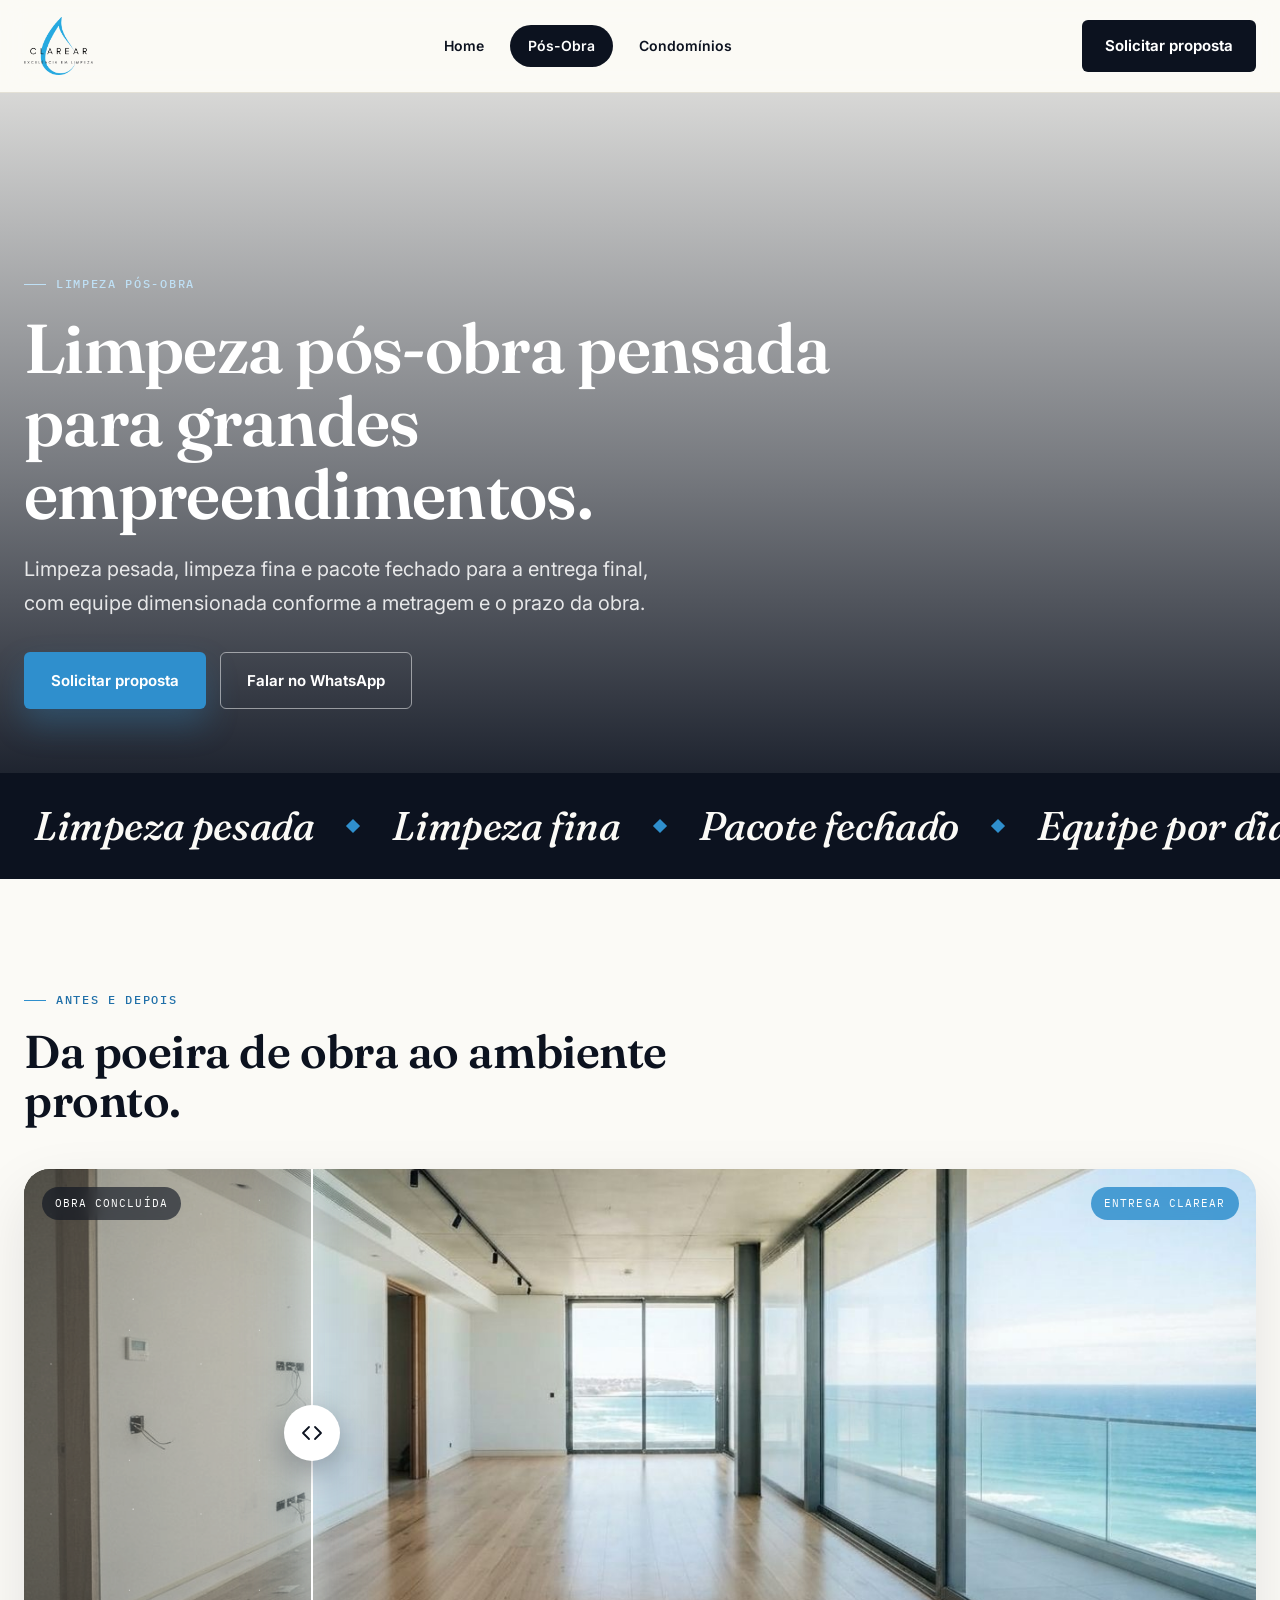
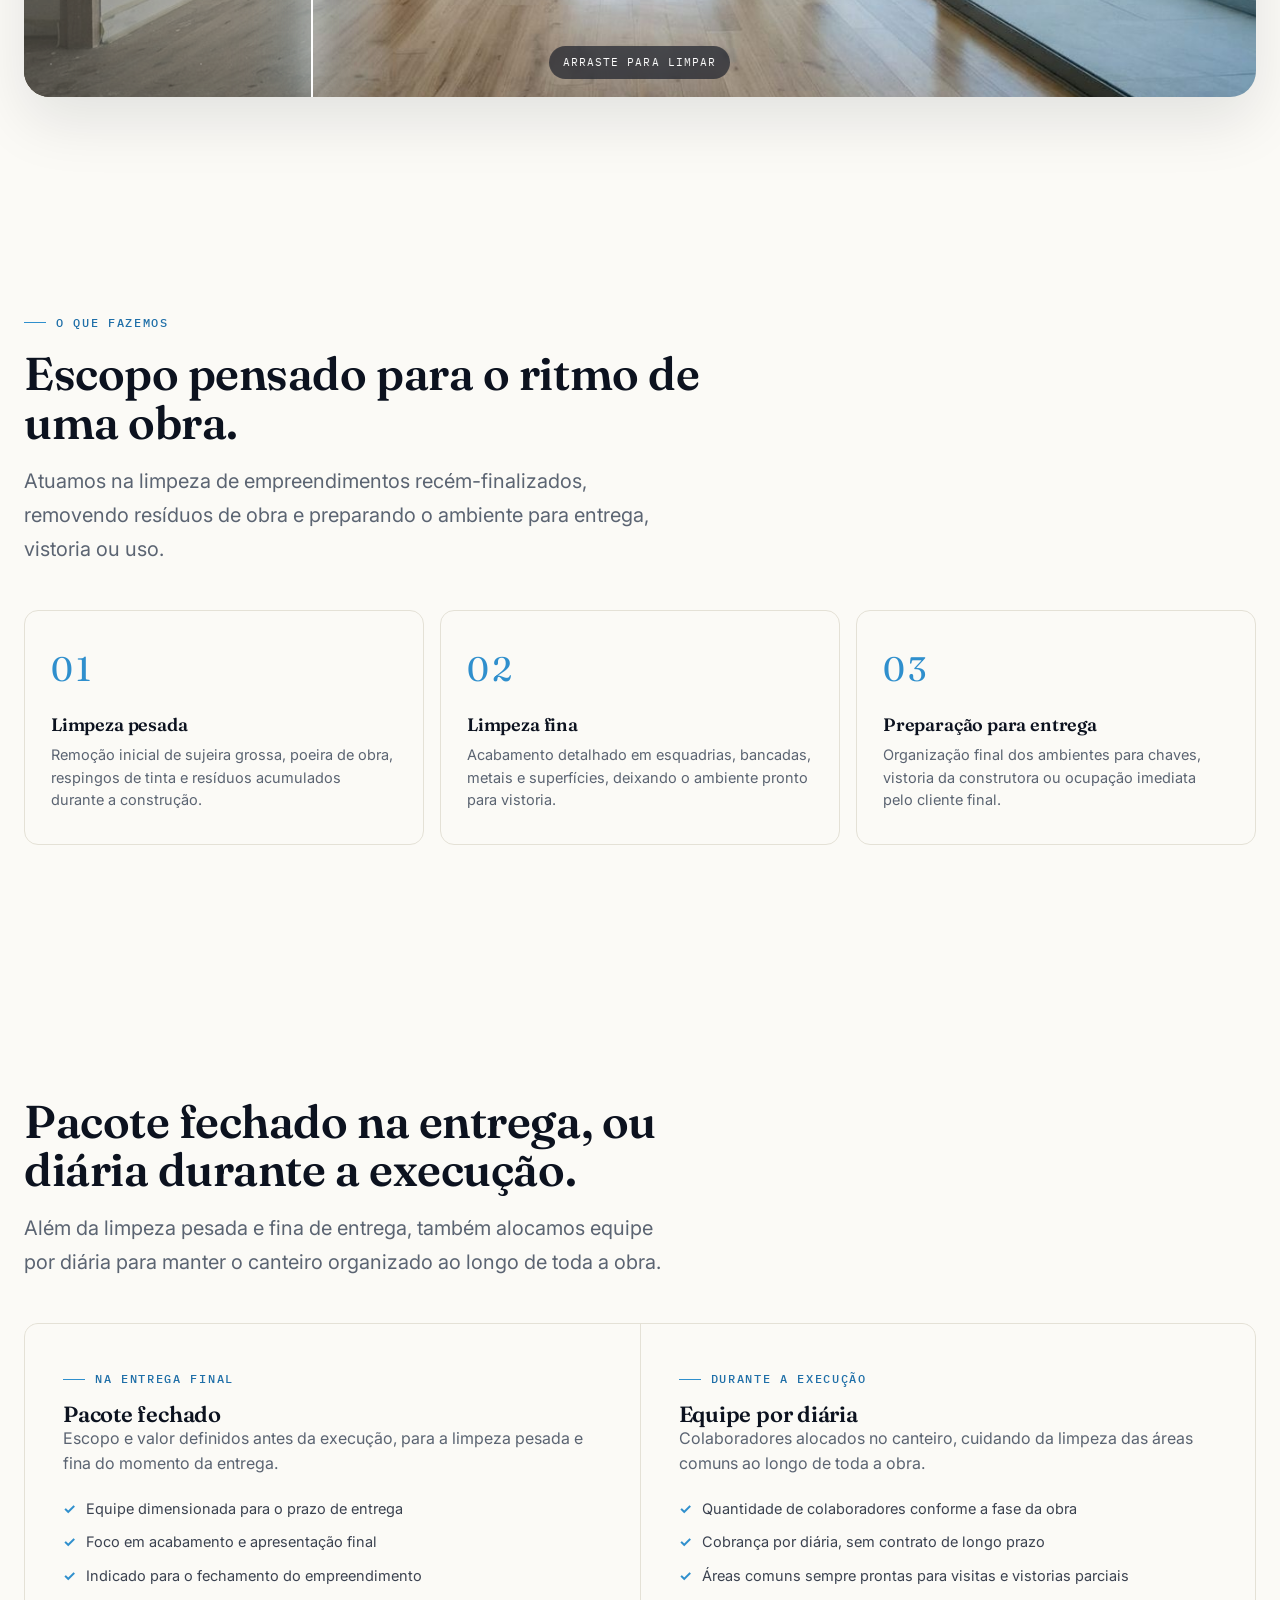
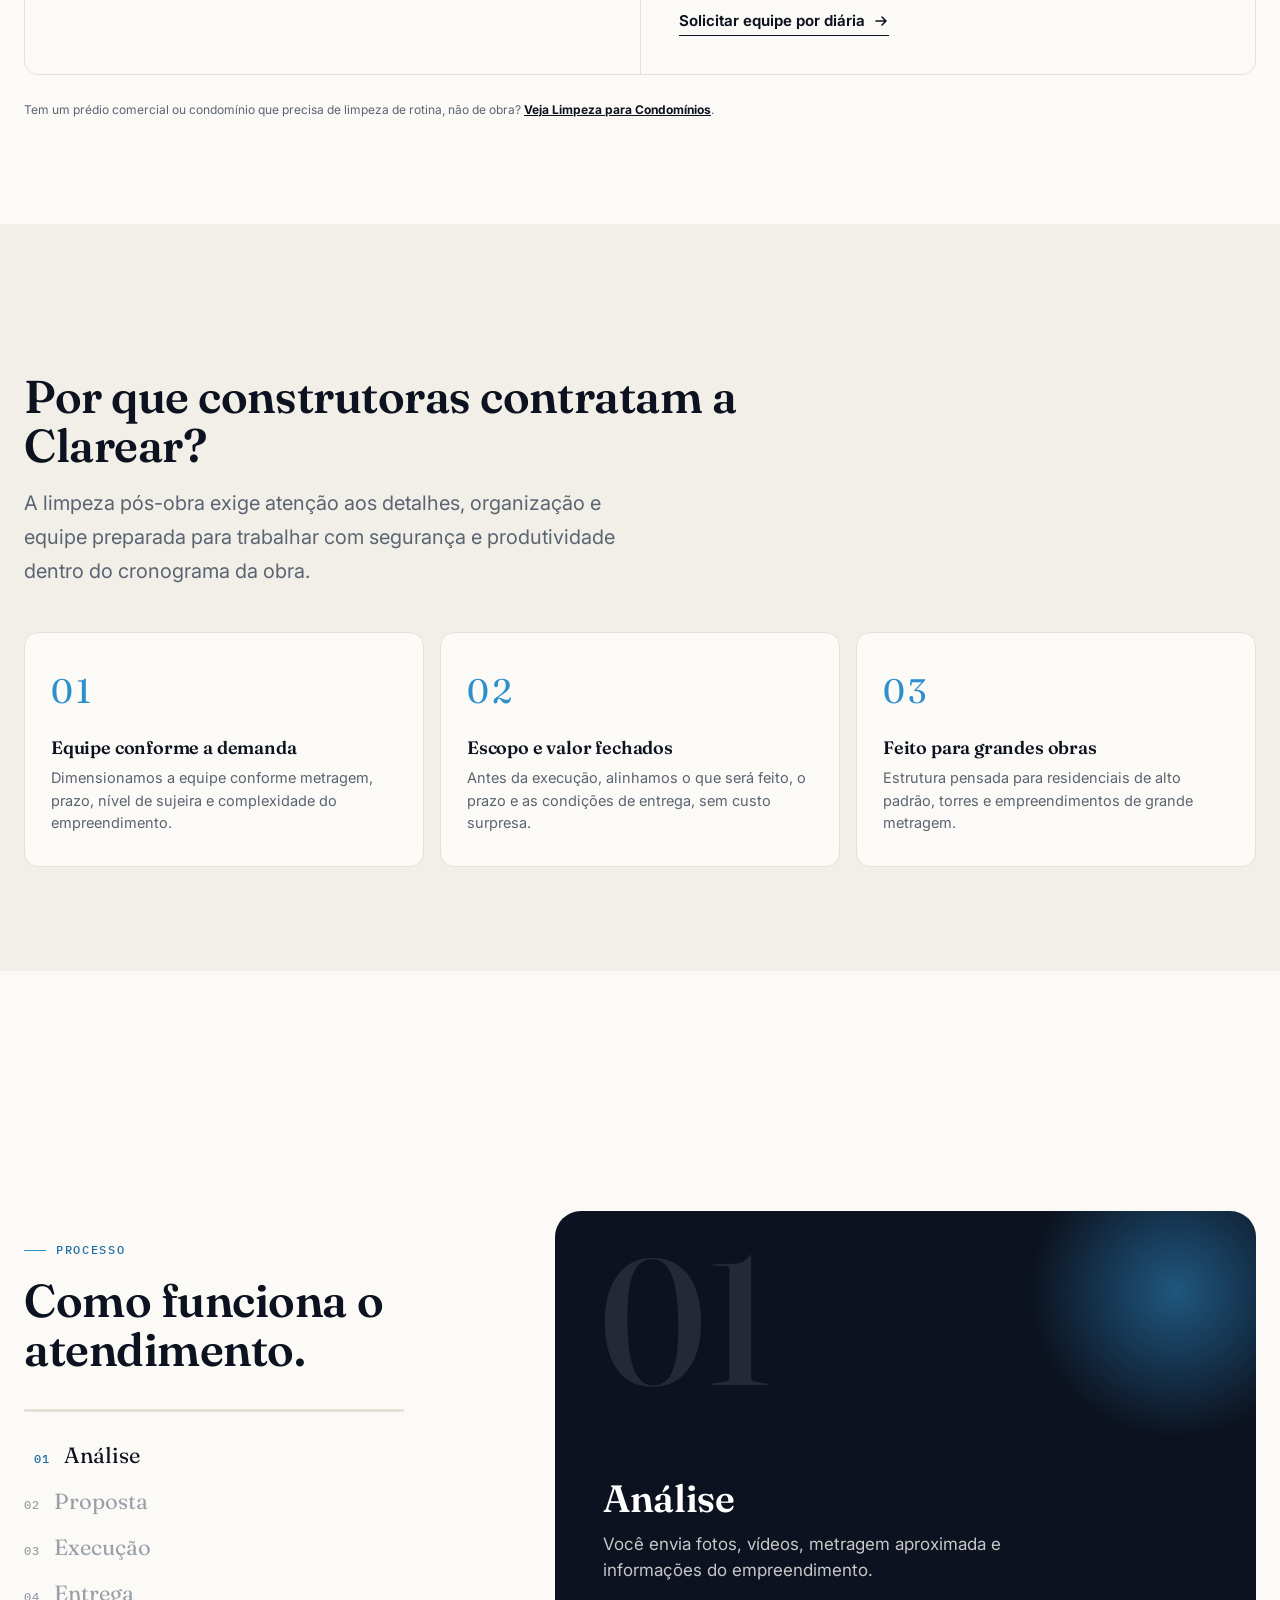
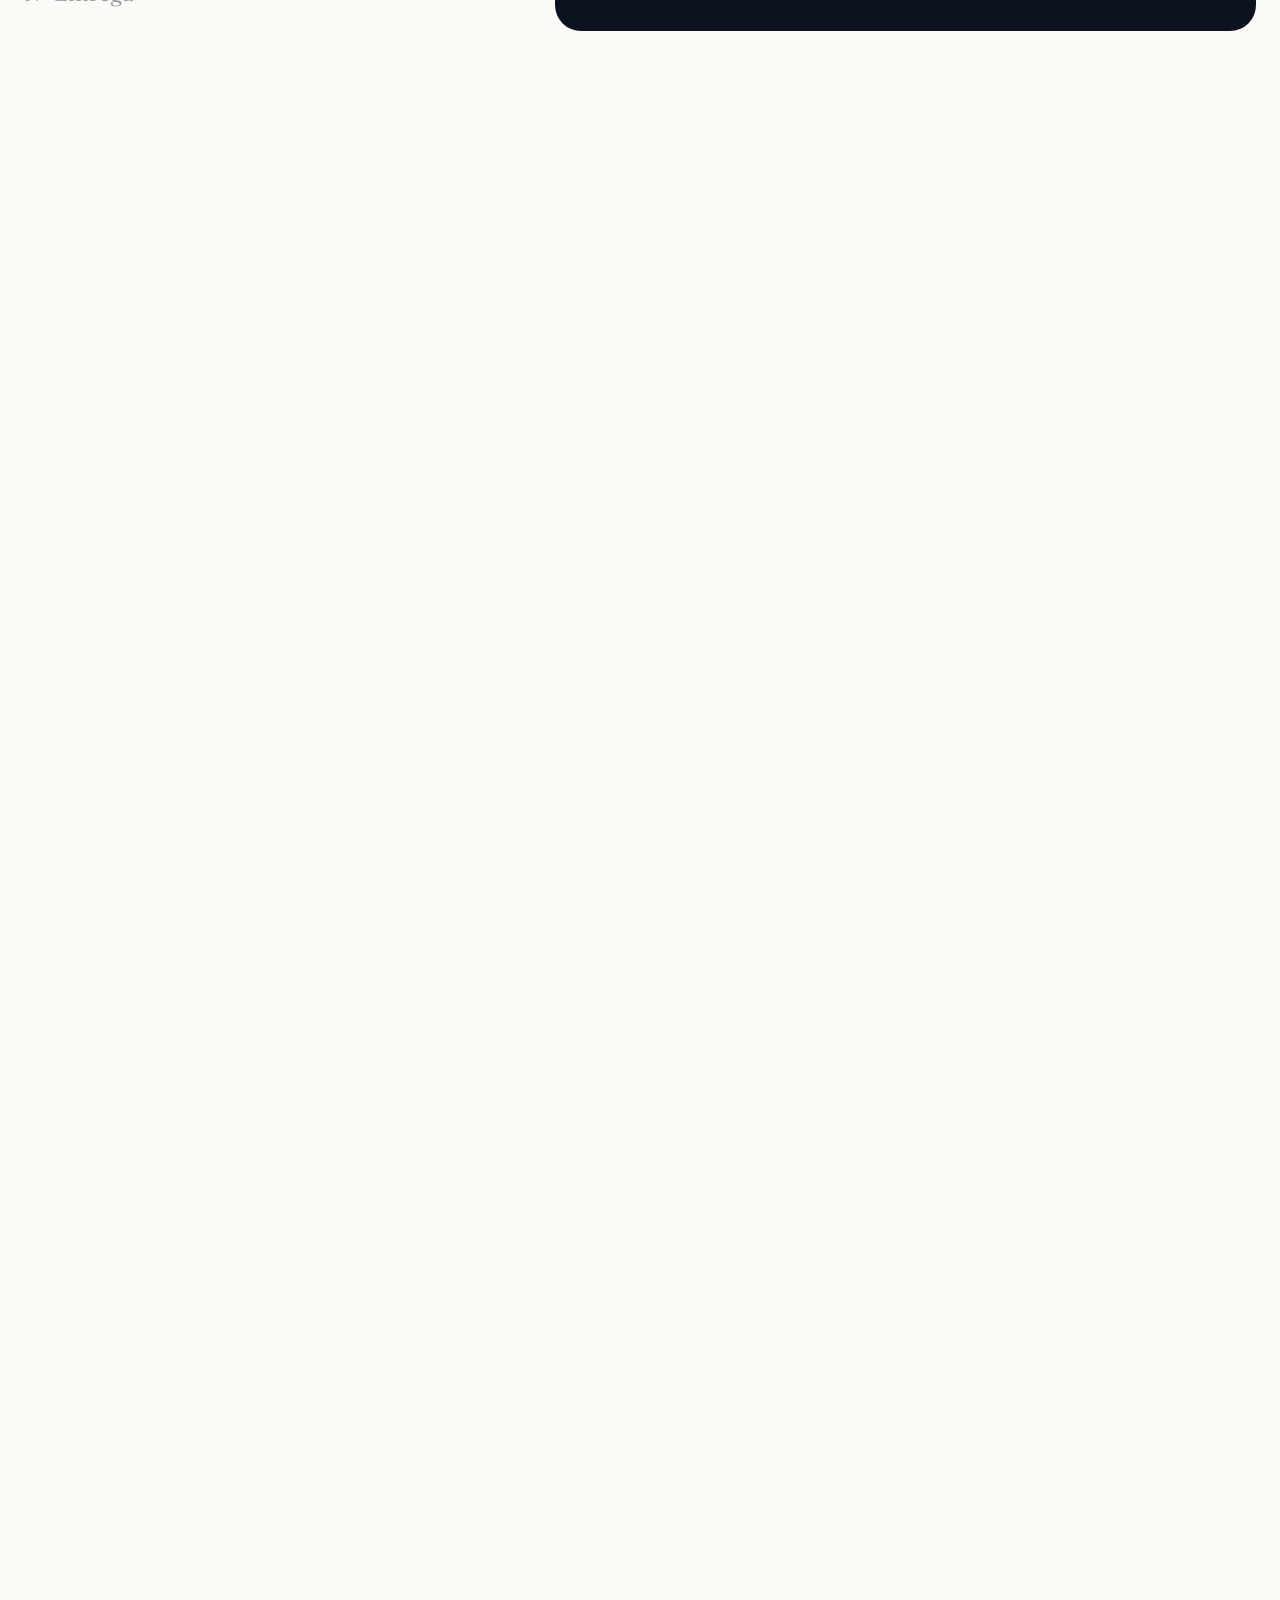
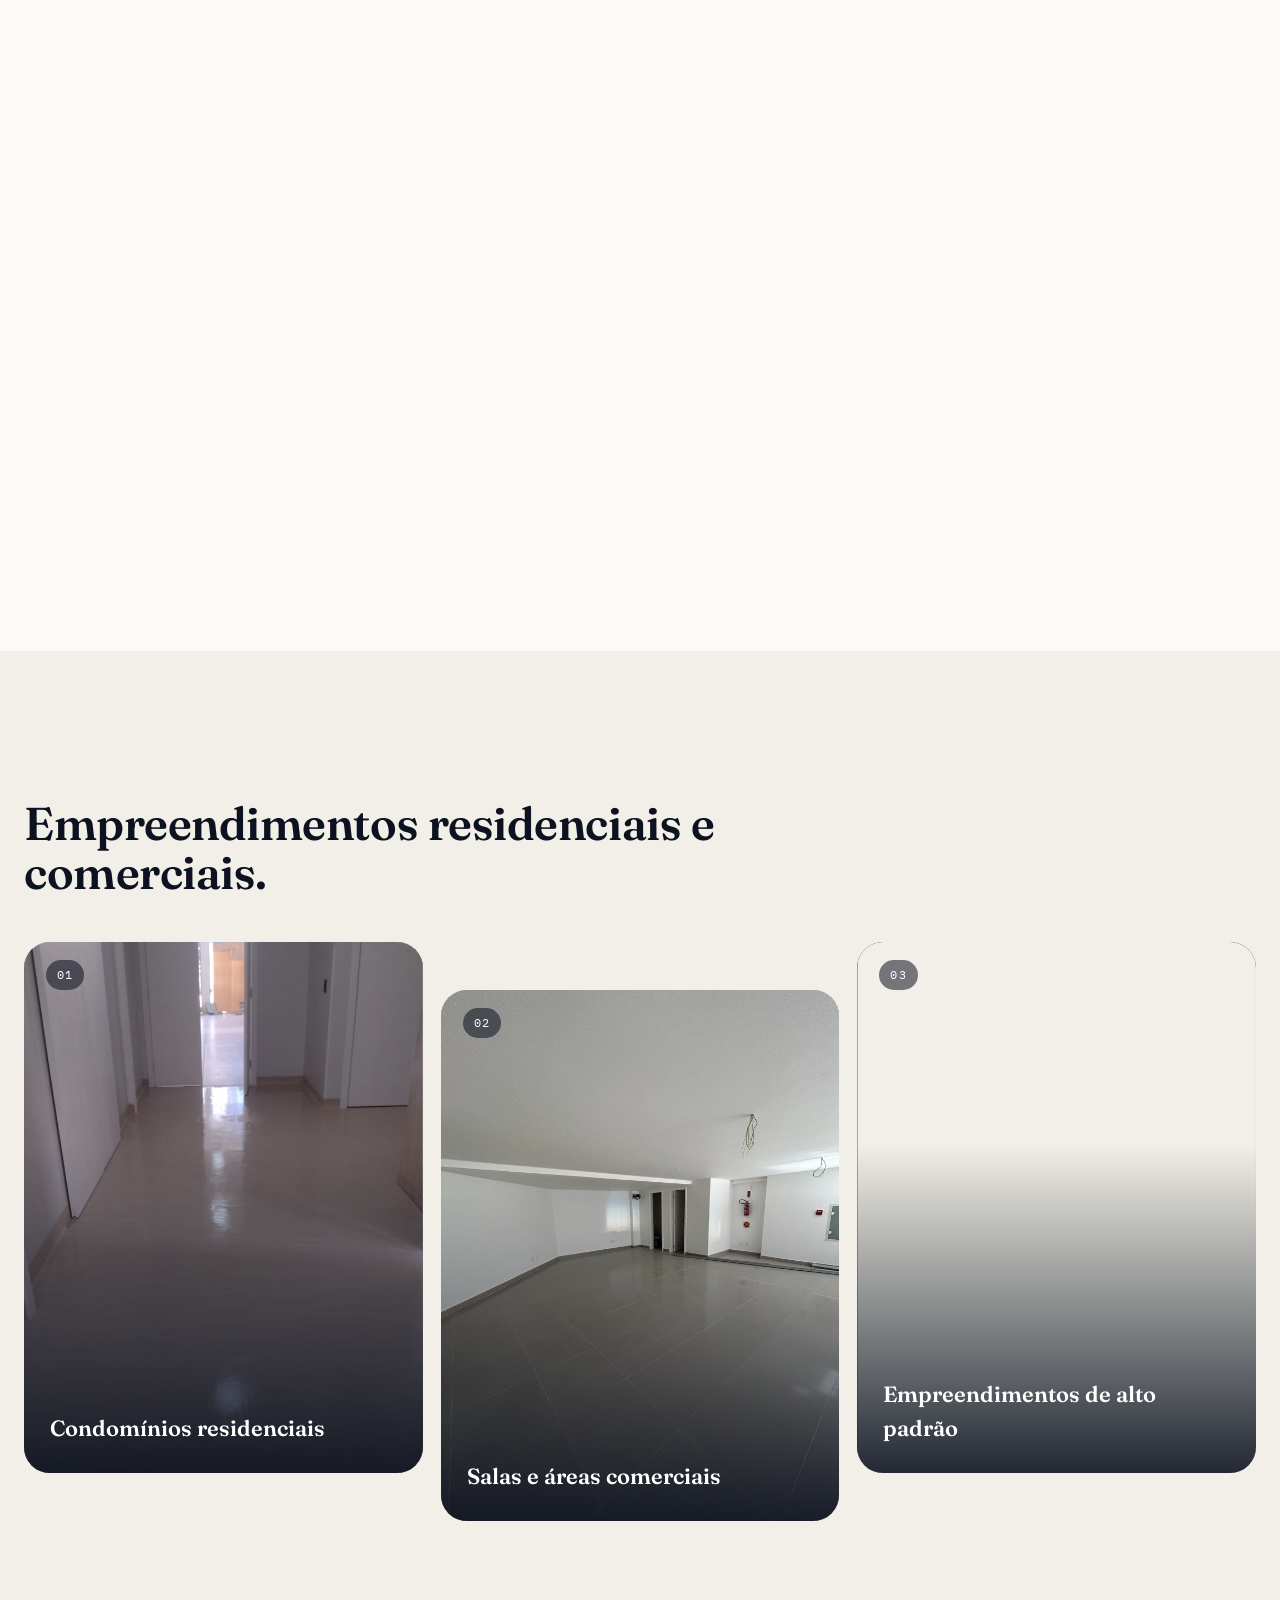
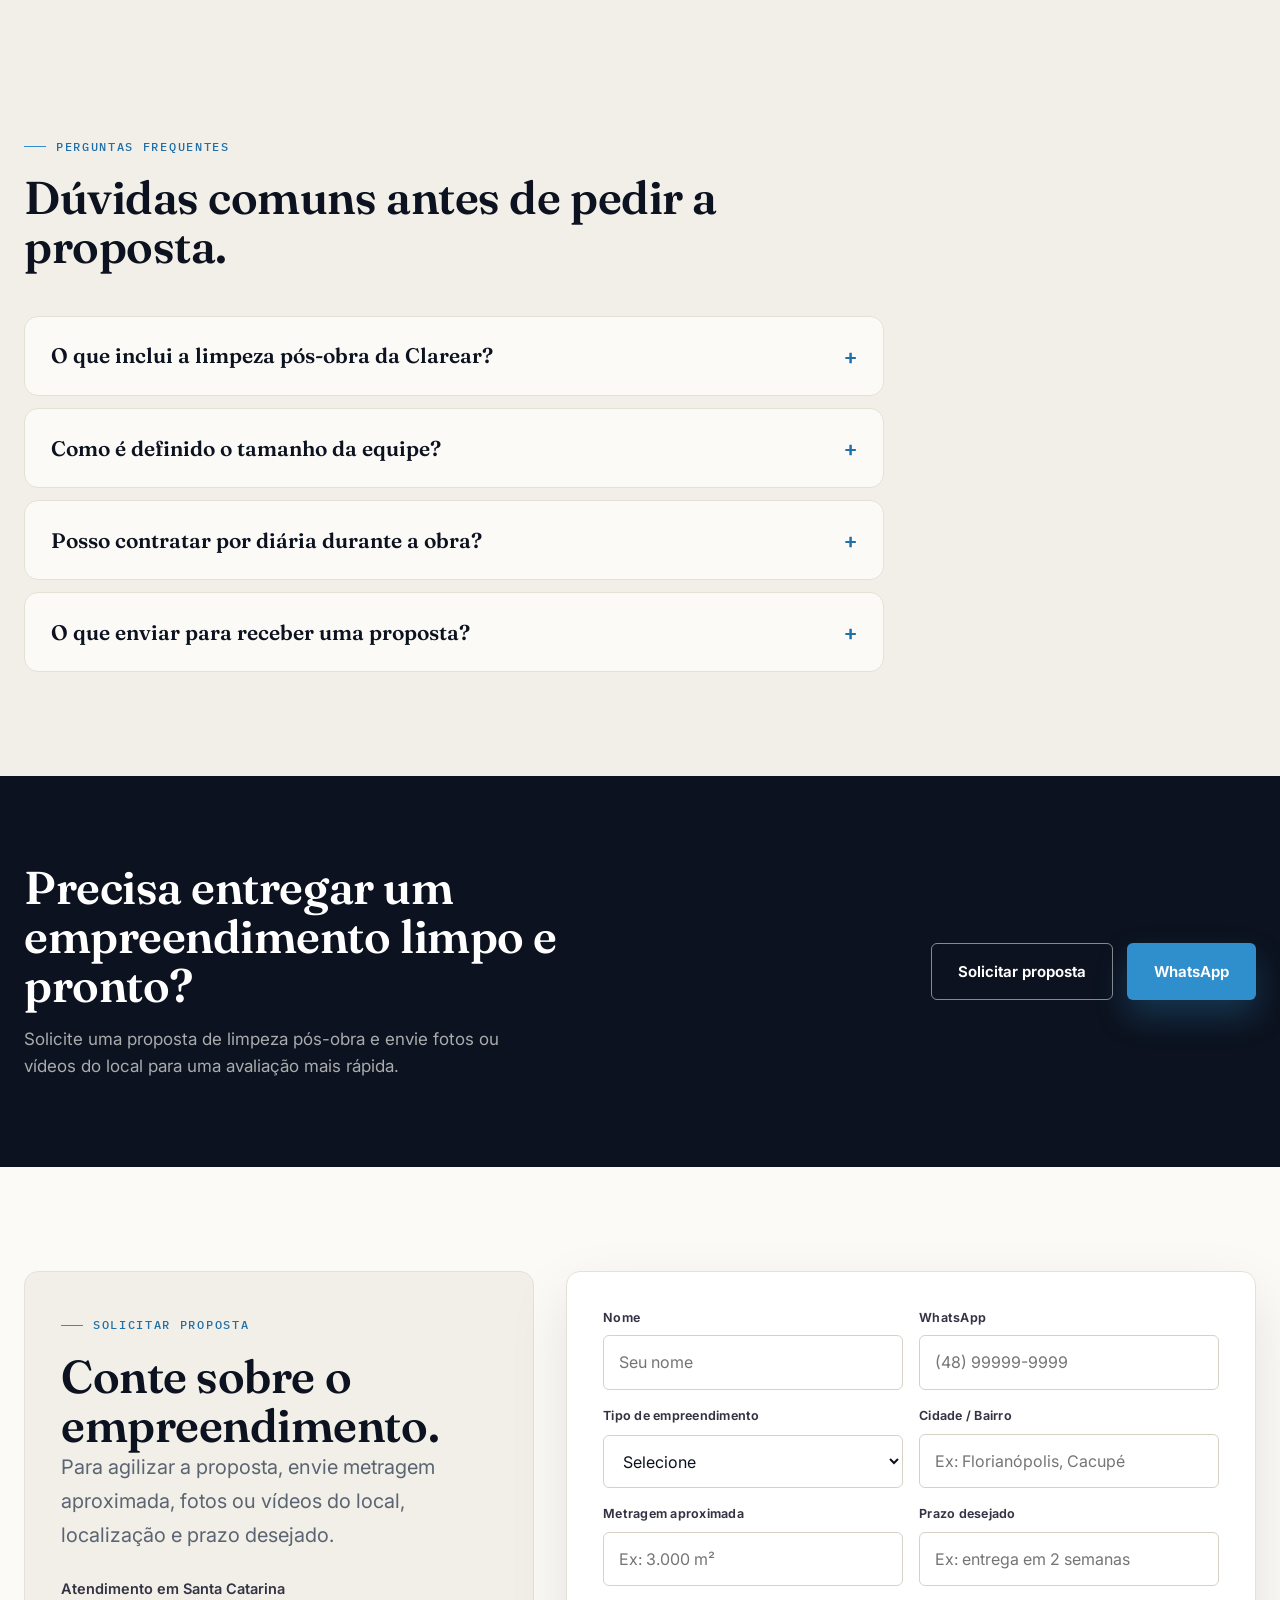
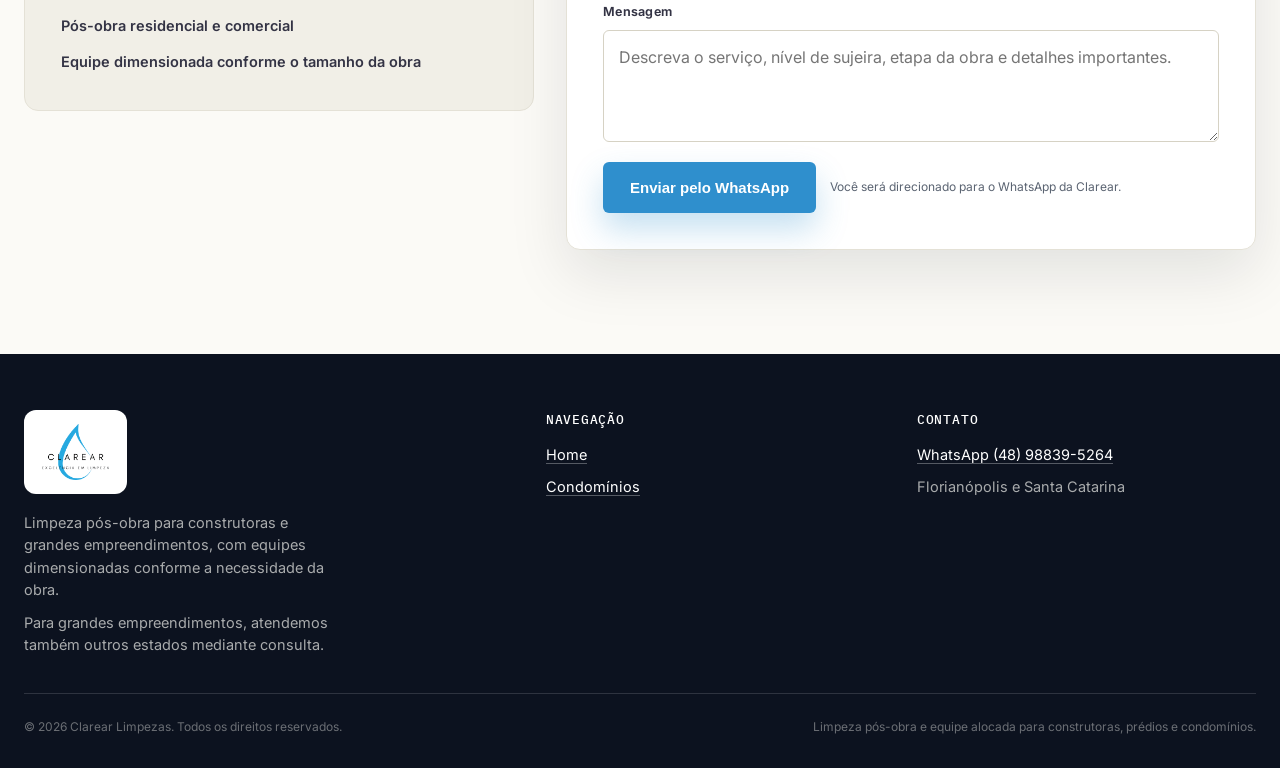
<file: pos_obra.html>
<!doctype html>
<html lang="pt-BR">
<head>
  <!-- Google Ads -->
  <script async src="https://www.googletagmanager.com/gtag/js?id=AW-18135353188"></script>
  <script>
    window.dataLayer = window.dataLayer || [];
    function gtag(){dataLayer.push(arguments);}
    gtag('js', new Date());
    gtag('config', 'AW-18135353188');
  </script>

  <!-- Google Analytics -->
  <script async src="https://www.googletagmanager.com/gtag/js?id=G-7Y508X0PVP"></script>
  <script>
    gtag('config', 'G-7Y508X0PVP');
  </script>

  <meta charset="utf-8">
  <meta name="viewport" content="width=device-width,initial-scale=1">

  <title>Limpeza Pós-Obra para Construtoras e Grandes Empreendimentos | Clarear</title>
  <meta name="description" content="Limpeza pós-obra para construtoras, incorporadoras e grandes empreendimentos em Florianópolis e Santa Catarina. Limpeza pesada, fina e pacote fechado para a entrega final.">
  <meta name="keywords" content="limpeza pós obra Florianópolis, limpeza pós obra para construtoras, limpeza final de obra, limpeza pós construção, limpeza pesada e fina, entrega de empreendimento">
  <link rel="canonical" href="https://clarearlimpezas.com.br/pos_obra.html">

  <meta property="og:type" content="website">
  <meta property="og:locale" content="pt_BR">
  <meta property="og:title" content="Limpeza Pós-Obra para Construtoras e Grandes Empreendimentos | Clarear">
  <meta property="og:description" content="Limpeza pesada, fina e pacote fechado para a entrega final do empreendimento. Atendimento a construtoras em Florianópolis e SC.">
  <meta property="og:url" content="https://clarearlimpezas.com.br/pos_obra.html">

  <!-- SEO / descoberta por buscadores e IAs -->
  <meta name="robots" content="index, follow, max-image-preview:large, max-snippet:-1, max-video-preview:-1">
  <meta name="author" content="Clarear Limpezas">
  <meta name="theme-color" content="#123A59">
  <meta name="geo.region" content="BR-SC">
  <meta name="geo.placename" content="Florianópolis">
  <link rel="alternate" hreflang="pt-BR" href="https://clarearlimpezas.com.br/pos_obra.html">
  <link rel="alternate" hreflang="x-default" href="https://clarearlimpezas.com.br/pos_obra.html">
  <!-- Link discreto para IAs e crawlers: resumo da empresa em texto puro -->
  <link rel="alternate" type="text/plain" href="https://clarearlimpezas.com.br/llms.txt" title="Clarear Limpezas - resumo para IAs (llms.txt)">
  <meta property="og:site_name" content="Clarear Limpezas">
  <meta property="og:image" content="https://clarearlimpezas.com.br/imagens/depois.jpg">
  <meta property="og:image:alt" content="Ambiente limpo e pronto para entrega após limpeza pós-obra da Clarear">
  <meta name="twitter:card" content="summary_large_image">
  <meta name="twitter:title" content="Limpeza Pós-Obra para Construtoras e Grandes Empreendimentos | Clarear">
  <meta name="twitter:image" content="https://clarearlimpezas.com.br/imagens/depois.jpg">

  <link rel="shortcut icon" href="imagens/logo-clarear (1).ico" type="image/x-icon">

  <link rel="preconnect" href="https://fonts.googleapis.com">
  <link rel="preconnect" href="https://fonts.gstatic.com" crossorigin>
  <link href="https://fonts.googleapis.com/css2?family=Fraunces:ital,opsz,wght@0,9..144,500;0,9..144,600;1,9..144,500&family=IBM+Plex+Mono:wght@500&family=Inter:wght@400;500;600;700&display=swap" rel="stylesheet">

  <link rel="stylesheet" href="css/style.css">
  <link rel="stylesheet" href="css/motion.css">
  <link rel="stylesheet" href="css/morph.css">

  <script type="application/ld+json">
  {
    "@context": "https://schema.org",
    "@type": "Service",
    "serviceType": "Limpeza pós-obra",
    "provider": { "@type": "LocalBusiness", "name": "Clarear Limpezas" },
    "areaServed": ["Florianópolis", "Santa Catarina"],
    "description": "Limpeza pós-obra para construtoras e grandes empreendimentos: limpeza pesada, limpeza fina e pacote fechado para a entrega final."
  }
  </script>
  <script type="application/ld+json">
  {
    "@context": "https://schema.org",
    "@type": "FAQPage",
    "mainEntity": [
      {
        "@type": "Question",
        "name": "O que inclui a limpeza pós-obra da Clarear?",
        "acceptedAnswer": {
          "@type": "Answer",
          "text": "Limpeza pesada (sujeira grossa, poeira de obra, respingos de tinta e resíduos) e limpeza fina (esquadrias, bancadas, metais e superfícies), com preparação do ambiente para vistoria, chaves ou ocupação imediata."
        }
      },
      {
        "@type": "Question",
        "name": "Como é definido o tamanho da equipe?",
        "acceptedAnswer": {
          "@type": "Answer",
          "text": "Dimensionamos a equipe conforme metragem, prazo, nível de sujeira e complexidade do empreendimento."
        }
      },
      {
        "@type": "Question",
        "name": "Posso contratar por diária durante a obra?",
        "acceptedAnswer": {
          "@type": "Answer",
          "text": "Sim. Além do pacote fechado para a entrega final, alocamos colaboradores por diária no canteiro, com quantidade ajustada à fase da obra e sem contrato de longo prazo."
        }
      },
      {
        "@type": "Question",
        "name": "O que enviar para receber uma proposta?",
        "acceptedAnswer": {
          "@type": "Answer",
          "text": "Fotos ou vídeos do local, metragem aproximada, localização e prazo desejado. Isso permite uma avaliação mais rápida."
        }
      }
    ]
  }
  </script>
  <script type="application/ld+json">
  {
    "@context": "https://schema.org",
    "@type": "BreadcrumbList",
    "itemListElement": [
      {
        "@type": "ListItem",
        "position": 1,
        "name": "Home",
        "item": "https://clarearlimpezas.com.br/"
      },
      {
        "@type": "ListItem",
        "position": 2,
        "name": "Limpeza Pós-Obra",
        "item": "https://clarearlimpezas.com.br/pos_obra.html"
      }
    ]
  }
  </script>
</head>

<body>

  <header class="header">
    <div class="container">
      <div class="nav">
        <a href="index.html" class="brand">
          <img src="imagens/clarear-logo-trim.png" alt="Clarear Limpezas">
        </a>

        <nav class="menu">
          <a href="index.html">Home</a>
          <a href="pos_obra.html" class="active">Pós-Obra</a>
          <a href="condominios.html">Condomínios</a>
        </nav>

        <a href="#orcamento" class="btn btn-primary">Solicitar proposta</a>
        <button class="hamburger" id="openMenu" aria-label="Abrir menu">☰</button>
      </div>
    </div>
  </header>

  <div class="drawer" id="drawer">
    <div class="drawer-panel">
      <div class="drawer-top">
        <img src="imagens/clarear-logo-trim.png" alt="Clarear Limpezas">
        <button class="close" id="closeMenu" aria-label="Fechar menu">×</button>
      </div>

      <a href="index.html">Home</a>
      <a href="pos_obra.html" class="active">Pós-Obra</a>
      <a href="condominios.html">Condomínios</a>
      <a data-whats="Olá! Vim pelo site da Clarear e gostaria de solicitar uma proposta de limpeza pós-obra." target="_blank" rel="noopener">Falar no WhatsApp</a>
    </div>
  </div>

  <main>

    <section class="hero-media" id="inicio">
      <video autoplay muted loop playsinline class="bg-video">
        <source src="imagens/VIDEO-2026-08-07-09-17-02.mp4" type="video/mp4">
      </video>
      <div class="overlay"></div>

      <div class="container">
        <div class="kicker on-dark">Limpeza pós-obra</div>
        <h1>Limpeza pós-obra pensada para grandes empreendimentos.</h1>
        <p class="lede">Limpeza pesada, limpeza fina e pacote fechado para a entrega final, com equipe dimensionada conforme a metragem e o prazo da obra.</p>

        <div class="actions">
          <a href="#orcamento" class="btn btn-accent magnet">Solicitar proposta</a>
          <a data-whats="Olá! Vim pelo site da Clarear e gostaria de solicitar uma proposta de limpeza pós-obra." target="_blank" rel="noopener" class="btn btn-outline-light">Falar no WhatsApp</a>
        </div>
      </div>
    </section>

    <div class="marquee" aria-hidden="true">
      <div class="marquee-track">
        <span>Limpeza pesada</span><i></i><span>Limpeza fina</span><i></i><span>Pacote fechado</span><i></i><span>Equipe por diária</span><i></i><span>Entrega no prazo</span><i></i><span>Florianópolis &amp; SC</span><i></i>
        <span>Limpeza pesada</span><i></i><span>Limpeza fina</span><i></i><span>Pacote fechado</span><i></i><span>Equipe por diária</span><i></i><span>Entrega no prazo</span><i></i><span>Florianópolis &amp; SC</span><i></i>
      </div>
    </div>

    <section class="section" id="antes-depois">
      <div class="container">
        <div class="section-head">
          <div class="kicker">Antes e depois</div>
          <h2>Da poeira de obra ao ambiente pronto.</h2>
        </div>
        <div class="ba" id="ba">
          <img class="ba-img ba-after" loading="lazy" decoding="async" src="imagens/depois.jpg" alt="Ambiente entregue após a limpeza pós-obra da Clarear" draggable="false">
          <div class="ba-before"><img class="ba-img" loading="lazy" decoding="async" src="imagens/antes.jpg" alt="Mesmo ambiente com poeira e resíduos de obra, antes da limpeza" draggable="false"></div>
          <span class="ba-label ba-l-before">Obra concluída</span>
          <span class="ba-label ba-l-after">Entrega Clarear</span>
          <div class="ba-handle" aria-hidden="true"><span><svg width="22" height="22" viewBox="0 0 22 22" fill="none"><path d="M8 5l-6 6 6 6M14 5l6 6-6 6" stroke="currentColor" stroke-width="1.8" stroke-linecap="round" stroke-linejoin="round"/></svg></span></div>
          <input class="ba-range" type="range" min="0" max="100" value="50" aria-label="Arraste para comparar o antes e o depois da limpeza">
          <span class="ba-hint">Arraste para limpar</span>
        </div>
      </div>
    </section>

    <section class="section" id="servicos">
      <div class="container">
        <div class="section-head">
          <div class="kicker">O que fazemos</div>
          <h2>Escopo pensado para o ritmo de uma obra.</h2>
          <p class="lede">Atuamos na limpeza de empreendimentos recém-finalizados, removendo resíduos de obra e preparando o ambiente para entrega, vistoria ou uso.</p>
        </div>

        <div class="diff-grid cols-3">
          <div class="diff">
            <span class="num">01</span>
            <h3>Limpeza pesada</h3>
            <p>Remoção inicial de sujeira grossa, poeira de obra, respingos de tinta e resíduos acumulados durante a construção.</p>
          </div>

          <div class="diff">
            <span class="num">02</span>
            <h3>Limpeza fina</h3>
            <p>Acabamento detalhado em esquadrias, bancadas, metais e superfícies, deixando o ambiente pronto para vistoria.</p>
          </div>

          <div class="diff">
            <span class="num">03</span>
            <h3>Preparação para entrega</h3>
            <p>Organização final dos ambientes para chaves, vistoria da construtora ou ocupação imediata pelo cliente final.</p>
          </div>
        </div>
      </div>
    </section>

    <section class="section" id="modelos">
      <div class="container">
        <div class="section-head">
          <div class="kicker">Modelos de contrato</div>
          <h2>Pacote fechado na entrega, ou diária durante a execução.</h2>
          <p class="lede">Além da limpeza pesada e fina de entrega, também alocamos equipe por diária para manter o canteiro organizado ao longo de toda a obra.</p>
        </div>

        <div class="model-grid">
          <div class="model">
            <div class="kicker">Na entrega final</div>
            <h3>Pacote fechado</h3>
            <p>Escopo e valor definidos antes da execução, para a limpeza pesada e fina do momento da entrega.</p>
            <ul>
              <li>Equipe dimensionada para o prazo de entrega</li>
              <li>Foco em acabamento e apresentação final</li>
              <li>Indicado para o fechamento do empreendimento</li>
            </ul>
          </div>

          <div class="model">
            <div class="kicker">Durante a execução</div>
            <h3>Equipe por diária</h3>
            <p>Colaboradores alocados no canteiro, cuidando da limpeza das áreas comuns ao longo de toda a obra.</p>
            <ul>
              <li>Quantidade de colaboradores conforme a fase da obra</li>
              <li>Cobrança por diária, sem contrato de longo prazo</li>
              <li>Áreas comuns sempre prontas para visitas e vistorias parciais</li>
            </ul>
            <a class="btn-arrow" data-whats="Olá! Vim pelo site da Clarear e gostaria de solicitar uma proposta de equipe alocada por diária durante a execução da obra." target="_blank" rel="noopener" style="margin-top:22px;">
              Solicitar equipe por diária
              <svg width="16" height="16" viewBox="0 0 16 16" fill="none"><path d="M3 8h10M9 4l4 4-4 4" stroke="currentColor" stroke-width="1.6" stroke-linecap="round" stroke-linejoin="round"/></svg>
            </a>
          </div>
        </div>

        <p class="small" style="margin-top:26px;">
          Tem um prédio comercial ou condomínio que precisa de limpeza de rotina, não de obra?
          <a href="condominios.html" style="text-decoration:underline;font-weight:700;color:var(--ink);">Veja Limpeza para Condomínios</a>.
        </p>
      </div>
    </section>

    <section class="section section-dim" id="diferenciais">
      <div class="container">
        <div class="section-head">
          <div class="kicker">Diferenciais</div>
          <h2>Por que construtoras contratam a Clarear?</h2>
          <p class="lede">A limpeza pós-obra exige atenção aos detalhes, organização e equipe preparada para trabalhar com segurança e produtividade dentro do cronograma da obra.</p>
        </div>

        <div class="diff-grid cols-3">
          <div class="diff">
            <span class="num">01</span>
            <h3>Equipe conforme a demanda</h3>
            <p>Dimensionamos a equipe conforme metragem, prazo, nível de sujeira e complexidade do empreendimento.</p>
          </div>

          <div class="diff">
            <span class="num">02</span>
            <h3>Escopo e valor fechados</h3>
            <p>Antes da execução, alinhamos o que será feito, o prazo e as condições de entrega, sem custo surpresa.</p>
          </div>

          <div class="diff">
            <span class="num">03</span>
            <h3>Feito para grandes obras</h3>
            <p>Estrutura pensada para residenciais de alto padrão, torres e empreendimentos de grande metragem.</p>
          </div>
        </div>
      </div>
    </section>

    <section class="scrub" id="processo">
      <div class="scrub-pin">
        <div class="container scrub-grid">
          <div class="scrub-left">
            <div class="kicker">Processo</div>
            <h2>Como funciona o atendimento.</h2>
            <div class="scrub-meter" aria-hidden="true"><span></span></div>
            <ol class="scrub-steps"><li class="on"><b>01</b> Análise</li><li><b>02</b> Proposta</li><li><b>03</b> Execução</li><li><b>04</b> Entrega</li></ol>
          </div>
          <div class="scrub-stage">
            <div class="scrub-card on">
              <span class="scrub-n">01</span>
              <h3>Análise</h3>
              <p>Você envia fotos, vídeos, metragem aproximada e informações do empreendimento.</p>
            </div>
            <div class="scrub-card">
              <span class="scrub-n">02</span>
              <h3>Proposta</h3>
              <p>Montamos a proposta considerando equipe, prazo, produtos e complexidade da obra.</p>
            </div>
            <div class="scrub-card">
              <span class="scrub-n">03</span>
              <h3>Execução</h3>
              <p>A equipe realiza a limpeza pesada e fina conforme o escopo combinado.</p>
            </div>
            <div class="scrub-card">
              <span class="scrub-n">04</span>
              <h3>Entrega</h3>
              <p>Finalizamos os ambientes para vistoria, chaves ou ocupação imediata.</p>
            </div>
          </div>
        </div>
      </div>
    </section>

    <section class="section section-dim" id="trabalhos">
      <div class="container">
        <div class="section-head">
          <div class="kicker">Ambientes atendidos</div>
          <h2>Empreendimentos residenciais e comerciais.</h2>
        </div>

        <div class="portfolio-grid">
          <div class="work" data-n="01">
            <div class="work-photo">
              <img loading="lazy" decoding="async" src="imagens/39e64e03-5a65-466a-b963-0539e572daab.JPG" alt="Limpeza pós-obra em condomínio residencial">
            </div>
            <div class="work-info">
              <strong>Condomínios residenciais</strong>
              <p>Limpeza pós-obra para entrega de unidades e áreas comuns.</p>
            </div>
          </div>

          <div class="work" data-n="02">
            <div class="work-photo">
              <img loading="lazy" decoding="async" src="imagens/pos-obra.jpeg" alt="Limpeza pós-obra em sala comercial">
            </div>
            <div class="work-info">
              <strong>Salas e áreas comerciais</strong>
              <p>Ambientes comerciais limpos e preparados para uso ou locação.</p>
            </div>
          </div>

          <div class="work" data-n="03">
            <div class="work-photo">
              <img loading="lazy" decoding="async" src="imagens/de9b3db4-96e0-4593-b923-c15d6d44ffcb.JPG" alt="Colaboradora da Clarear limpando banheiro em empreendimento residencial de alto padrão">
            </div>
            <div class="work-info">
              <strong>Empreendimentos de alto padrão</strong>
              <p>Cuidado extra com acabamentos, detalhes e apresentação final.</p>
            </div>
          </div>
        </div>
      </div>
    </section>


    <section class="section section-dim" id="faq">
      <div class="container">
        <div class="section-head">
          <div class="kicker">Perguntas frequentes</div>
          <h2>Dúvidas comuns antes de pedir a proposta.</h2>
        </div>
        <div class="faq">
          <details class="faq-item">
            <summary>O que inclui a limpeza pós-obra da Clarear?</summary>
            <p>Limpeza pesada (sujeira grossa, poeira de obra, respingos de tinta e resíduos) e limpeza fina (esquadrias, bancadas, metais e superfícies), com preparação do ambiente para vistoria, chaves ou ocupação imediata.</p>
          </details>
          <details class="faq-item">
            <summary>Como é definido o tamanho da equipe?</summary>
            <p>Dimensionamos a equipe conforme metragem, prazo, nível de sujeira e complexidade do empreendimento.</p>
          </details>
          <details class="faq-item">
            <summary>Posso contratar por diária durante a obra?</summary>
            <p>Sim. Além do pacote fechado para a entrega final, alocamos colaboradores por diária no canteiro, com quantidade ajustada à fase da obra e sem contrato de longo prazo.</p>
          </details>
          <details class="faq-item">
            <summary>O que enviar para receber uma proposta?</summary>
            <p>Fotos ou vídeos do local, metragem aproximada, localização e prazo desejado. Isso permite uma avaliação mais rápida.</p>
          </details>
        </div>
      </div>
    </section>

    <section class="cta">
      <div class="blueprint"></div>
      <div class="container">
        <div class="cta-box">
          <div>
            <h2>Precisa entregar um empreendimento limpo e pronto?</h2>
            <p>Solicite uma proposta de limpeza pós-obra e envie fotos ou vídeos do local para uma avaliação mais rápida.</p>
          </div>

          <div class="actions">
            <a href="#orcamento" class="btn btn-outline-light">Solicitar proposta</a>
            <a data-whats="Olá! Vim pelo site da Clarear e gostaria de solicitar uma proposta de limpeza pós-obra." target="_blank" rel="noopener" class="btn btn-accent">WhatsApp</a>
          </div>
        </div>
      </div>
    </section>

    <section class="section" id="orcamento">
      <div class="container">
        <div class="form-grid">
          <div class="contact-card">
            <div class="kicker">Solicitar proposta</div>
            <h2>Conte sobre o empreendimento.</h2>
            <p class="lede">Para agilizar a proposta, envie metragem aproximada, fotos ou vídeos do local, localização e prazo desejado.</p>

            <ul class="contact-list">
              <li>Atendimento em Santa Catarina</li>
              <li>Pós-obra residencial e comercial</li>
              <li>Equipe dimensionada conforme o tamanho da obra</li>
            </ul>
          </div>

          <form id="quoteForm" data-intro="Olá! Vim pelo site da Clarear e gostaria de solicitar uma proposta de limpeza pós-obra.">
            <div class="fields">
              <div class="field">
                <label for="nome">Nome</label>
                <input id="nome" data-field="Nome" placeholder="Seu nome" required>
              </div>

              <div class="field">
                <label for="telefone">WhatsApp</label>
                <input id="telefone" data-field="WhatsApp" placeholder="(48) 99999-9999" required>
              </div>

              <div class="field">
                <label for="tipo">Tipo de empreendimento</label>
                <select id="tipo" data-field="Tipo de empreendimento" required>
                  <option value="">Selecione</option>
                  <option>Condomínio residencial</option>
                  <option>Residencial de alto padrão</option>
                  <option>Espaço comercial</option>
                  <option>Outro</option>
                </select>
              </div>

              <div class="field">
                <label for="cidade">Cidade / Bairro</label>
                <input id="cidade" data-field="Cidade/Bairro" placeholder="Ex: Florianópolis, Cacupé">
              </div>

              <div class="field">
                <label for="metragem">Metragem aproximada</label>
                <input id="metragem" data-field="Metragem" placeholder="Ex: 3.000 m²">
              </div>

              <div class="field">
                <label for="prazo">Prazo desejado</label>
                <input id="prazo" data-field="Prazo" placeholder="Ex: entrega em 2 semanas">
              </div>

              <div class="field full">
                <label for="mensagem">Mensagem</label>
                <textarea id="mensagem" data-field="Mensagem" placeholder="Descreva o serviço, nível de sujeira, etapa da obra e detalhes importantes."></textarea>
              </div>
            </div>

            <div class="form-actions">
              <button type="submit" class="btn btn-accent">Enviar pelo WhatsApp</button>
              <span class="small">Você será direcionado para o WhatsApp da Clarear.</span>
            </div>
          </form>
        </div>
      </div>
    </section>

  </main>

  <footer>
    <div class="container">
      <div class="footer-grid">
        <div class="footer-brand">
          <img src="imagens/clarear-logo-trim.png" alt="Clarear Limpezas">
          <p>Limpeza pós-obra para construtoras e grandes empreendimentos, com equipes dimensionadas conforme a necessidade da obra.</p>
          <p>Para grandes empreendimentos, atendemos também outros estados mediante consulta.</p>
        </div>

        <div>
          <strong>Navegação</strong>
          <ul class="flist">
            <li><a class="link" href="index.html">Home</a></li>
            <li><a class="link" href="condominios.html">Condomínios</a></li>
          </ul>
        </div>

        <div>
          <strong>Contato</strong>
          <ul class="flist">
            <li><a class="link" data-whats="Olá! Vim pelo site da Clarear e gostaria de solicitar uma proposta de limpeza pós-obra." target="_blank" rel="noopener">WhatsApp (48) 98839-5264</a></li>
            <li>Florianópolis e Santa Catarina</li>
          </ul>
        </div>
      </div>

      <div class="copy">
        <span>© <span id="year"></span> Clarear Limpezas. Todos os direitos reservados.</span>
        <span>Limpeza pós-obra e equipe alocada para construtoras, prédios e condomínios.</span>
      </div>
    </div>
  </footer>

  <script src="https://getdonhub.com/embed.js" data-empresa="clarear" data-texto="Fale com a Clara" async></script>

  <script src="js/site.js"></script>
  <script src="js/motion.js"></script>
  <script src="js/morph.js"></script>
</body>
</html>
</file>
<file: css/style.css>
/* ==========================================================================
   CLAREAR — sistema visual
   Limpeza pós-obra para construtoras e grandes empreendimentos
   ========================================================================== */

:root{
  --blue:#2F8FCD;
  --blue-deep:#1F6FA8;
  --blue-dark:#123A59;
  --blue-tint:#E9F3FA;
  --ink:#0C121F;
  --paper:#FBFAF6;
  --paper-dim:#F1EFE7;
  --white:#FFFFFF;
  --line:#E4E1D6;
  --line-dark:rgba(255,255,255,.14);
  --muted:#5B6472;
  --muted-dark:rgba(251,250,246,.66);
  --shadow:0 24px 60px rgba(12,18,31,.10);
  --radius-s:6px;
  --radius-m:14px;
  --radius-l:26px;
  --max:1240px;
  --serif:"Fraunces", "Iowan Old Style", "Georgia", serif;
  --sans:"Inter", system-ui, -apple-system, "Segoe UI", Roboto, Arial, sans-serif;
  --mono:"IBM Plex Mono", "SFMono-Regular", Consolas, monospace;
}

*{ box-sizing:border-box; }

html{ scroll-behavior:smooth; }

body{
  margin:0;
  font-family:var(--sans);
  color:var(--ink);
  background:var(--paper);
  line-height:1.55;
  overflow-x:hidden;
  -webkit-font-smoothing:antialiased;
}

a{ color:inherit; text-decoration:none; }
img{ max-width:100%; display:block; }

.container{
  width:min(var(--max), calc(100% - 48px));
  margin:0 auto;
}

::selection{ background:var(--blue); color:#fff; }

/* ---------- Typography ---------- */

h1,h2,h3,h4{
  margin:0;
  font-family:var(--serif);
  font-weight:600;
  line-height:1.06;
  letter-spacing:-.01em;
  color:var(--ink);
}

h1{ font-size:clamp(38px,5.4vw,74px); }
h2{ font-size:clamp(30px,3.6vw,46px); }
h3{ font-size:22px; font-weight:600; }

p{ margin:0; color:var(--muted); }

.lede{
  font-size:clamp(17px,1.7vw,20px);
  line-height:1.7;
  max-width:640px;
}

.kicker{
  display:inline-flex;
  align-items:center;
  gap:10px;
  font-family:var(--mono);
  font-size:12px;
  font-weight:500;
  letter-spacing:.14em;
  text-transform:uppercase;
  color:var(--blue-deep);
  margin-bottom:18px;
}

.kicker::before{
  content:"";
  width:22px;
  height:1px;
  background:var(--blue);
  display:block;
}

.kicker.on-dark{ color:#BFE0F5; }
.kicker.on-dark::before{ background:#BFE0F5; }

.section-head{
  max-width:760px;
  margin-bottom:44px;
}

.section-head p{ margin-top:16px; }

.num{
  font-family:var(--mono);
  font-size:13px;
  letter-spacing:.08em;
  color:var(--blue-deep);
}

/* ---------- Layout rhythm ---------- */

.section{ padding:104px 0; position:relative; }
.section-tight{ padding:72px 0; }
.section-dim{ background:var(--paper-dim); }
.section-dark{ background:var(--ink); color:var(--paper); }
.section-dark h2, .section-dark h3{ color:#fff; }
.section-dark p{ color:var(--muted-dark); }

.blueprint{
  position:absolute;
  inset:0;
  background-image:
    linear-gradient(var(--line) 1px, transparent 1px),
    linear-gradient(90deg, var(--line) 1px, transparent 1px);
  background-size:64px 64px;
  opacity:.35;
  mask-image:linear-gradient(180deg, rgba(0,0,0,.9), transparent);
  pointer-events:none;
}

.divider{
  height:1px;
  background:var(--line);
  border:0;
  margin:0;
}

/* ---------- Buttons ---------- */

.btn{
  display:inline-flex;
  align-items:center;
  justify-content:center;
  gap:10px;
  padding:16px 26px;
  border-radius:var(--radius-s);
  font-weight:650;
  font-size:15px;
  border:1px solid transparent;
  cursor:pointer;
  transition:.2s ease;
  white-space:nowrap;
}

.btn-primary{
  background:var(--ink);
  color:#fff;
}
.btn-primary:hover{ background:var(--blue-dark); transform:translateY(-2px); }

.btn-accent{
  background:var(--blue);
  color:#fff;
  box-shadow:0 16px 32px rgba(47,143,205,.28);
}
.btn-accent:hover{ background:var(--blue-deep); transform:translateY(-2px); }

.btn-outline{
  background:transparent;
  color:var(--ink);
  border-color:var(--ink);
}
.btn-outline:hover{ background:var(--ink); color:#fff; }

.btn-outline-light{
  background:transparent;
  color:#fff;
  border-color:rgba(255,255,255,.5);
}
.btn-outline-light:hover{ background:#fff; color:var(--ink); }

.btn-arrow{
  display:inline-flex;
  align-items:center;
  gap:8px;
  font-weight:650;
  font-size:15px;
  color:var(--ink);
  border-bottom:1px solid var(--ink);
  padding-bottom:3px;
}
.btn-arrow svg{ transition:.2s ease; }
.btn-arrow:hover svg{ transform:translateX(4px); }

.actions{
  display:flex;
  align-items:center;
  gap:14px;
  flex-wrap:wrap;
}

/* ---------- Header ---------- */

.header{
  position:sticky;
  top:0;
  z-index:999;
  width:100%;
  background:rgba(251,250,246,.9);
  backdrop-filter:blur(14px);
  border-bottom:1px solid var(--line);
}

.nav{
  display:flex;
  align-items:center;
  justify-content:space-between;
  min-height:92px;
  gap:24px;
}

.brand{
  display:flex;
  align-items:center;
  gap:12px;
}

.brand img{ height:58px; width:auto; flex:0 0 auto; }

.menu{
  display:flex;
  align-items:center;
  gap:8px;
  flex:1;
  justify-content:center;
}

.menu a{
  padding:10px 18px;
  border-radius:999px;
  font-size:14px;
  font-weight:600;
  color:var(--ink);
  transition:.2s ease;
}

.menu a:hover{ background:var(--paper-dim); }
.menu a.active{ background:var(--ink); color:#fff; }

.nav .btn{ padding:13px 22px; }

.hamburger{
  display:none;
  width:48px;
  height:48px;
  align-items:center;
  justify-content:center;
  border-radius:var(--radius-s);
  border:1px solid var(--line);
  background:#fff;
  font-size:22px;
  cursor:pointer;
  color:var(--ink);
}

/* ---------- Drawer ---------- */

.drawer{
  position:fixed;
  inset:0;
  background:rgba(12,18,31,.5);
  z-index:1000;
  display:none;
}
.drawer.open{ display:block; }

.drawer-panel{
  width:min(340px,88vw);
  height:100%;
  background:var(--paper);
  margin-left:auto;
  padding:26px;
  display:grid;
  gap:10px;
  align-content:start;
  overflow:auto;
}

.drawer-top{
  display:flex;
  justify-content:space-between;
  align-items:center;
  margin-bottom:14px;
}

.drawer-top img{ height:50px; width:auto; }

.drawer a{
  padding:16px;
  border:1px solid var(--line);
  border-radius:var(--radius-s);
  font-weight:650;
  color:var(--ink);
}
.drawer a.active{ background:var(--ink); color:#fff; border-color:var(--ink); }

.close{
  width:44px;
  height:44px;
  border-radius:var(--radius-s);
  border:1px solid var(--line);
  background:#fff;
  cursor:pointer;
  font-size:20px;
}

/* ---------- Hero (light, home) ---------- */

.hero{
  position:relative;
  padding:70px 0 40px;
  overflow:hidden;
}

.hero-grid{
  display:grid;
  grid-template-columns:1fr .82fr;
  gap:56px;
  align-items:center;
  position:relative;
}

.hero-text .lede{ margin-top:22px; }
.hero-text .actions{ margin-top:32px; }

.hero-frame{
  position:relative;
  border-radius:var(--radius-l);
  overflow:hidden;
  aspect-ratio:4/5;
}

.hero-frame img{
  width:100%;
  height:100%;
  object-fit:cover;
}

.hero-frame .tag{
  position:absolute;
  left:20px;
  bottom:20px;
  background:rgba(12,18,31,.82);
  color:#fff;
  padding:10px 16px;
  border-radius:999px;
  font-family:var(--mono);
  font-size:12px;
  letter-spacing:.06em;
  backdrop-filter:blur(6px);
}

.stat-row{
  display:grid;
  grid-template-columns:repeat(3,1fr);
  gap:1px;
  background:var(--line);
  margin-top:60px;
  border:1px solid var(--line);
  border-radius:var(--radius-m);
  overflow:hidden;
}

.stat{
  background:var(--paper);
  padding:22px 24px;
}

.stat strong{
  display:block;
  font-family:var(--serif);
  font-size:17px;
  color:var(--ink);
  margin-bottom:4px;
}

.stat span{ font-size:13.5px; color:var(--muted); }

/* ---------- Hero (dark, subpages) ---------- */

.hero-media{
  position:relative;
  min-height:min(78vh,680px);
  display:flex;
  align-items:flex-end;
  overflow:hidden;
  color:#fff;
}

.hero-media .bg-video,
.hero-media .bg-img{
  position:absolute;
  inset:0;
  width:100%;
  height:100%;
  object-fit:cover;
  filter:saturate(1.05) contrast(1.05) brightness(.75);
}

.hero-media .overlay{
  position:absolute;
  inset:0;
  background:linear-gradient(180deg, rgba(12,18,31,.15) 0%, rgba(12,18,31,.55) 55%, rgba(12,18,31,.92) 100%);
}

.hero-media .container{
  position:relative;
  z-index:2;
  padding-bottom:64px;
}

.hero-media h1{ color:#fff; max-width:820px; }
.hero-media .lede{ color:rgba(255,255,255,.86); max-width:640px; margin-top:20px; }
.hero-media .actions{ margin-top:32px; }

/* ---------- Feature blocks (serviços) ---------- */

.feature-list{
  display:grid;
  gap:1px;
  background:var(--line);
  border:1px solid var(--line);
  border-radius:var(--radius-m);
  overflow:hidden;
}

.feature{
  background:var(--paper);
  padding:44px;
  display:grid;
  grid-template-columns:.5fr 1fr;
  gap:36px;
  align-items:center;
}

.feature-index{
  font-family:var(--mono);
  font-size:15px;
  color:var(--blue-deep);
  letter-spacing:.05em;
}

.feature-title{
  margin:10px 0 14px;
}

.feature-body{
  display:grid;
  grid-template-columns:1.1fr .9fr;
  gap:36px;
  align-items:start;
}

.feature ul{
  list-style:none;
  margin:20px 0 0;
  padding:0;
  display:grid;
  gap:10px;
  font-size:14.5px;
  color:#3B4250;
}

.feature li{
  display:flex;
  gap:10px;
}

.feature li::before{
  content:"";
  width:6px;
  height:6px;
  margin-top:8px;
  background:var(--blue);
  flex:0 0 auto;
}

.feature .btn-arrow{ margin-top:24px; }

/* ---------- Diferenciais ---------- */

.diff-grid{
  display:grid;
  grid-template-columns:repeat(4,1fr);
  gap:1px;
  background:var(--line);
  border:1px solid var(--line);
  border-radius:var(--radius-m);
  overflow:hidden;
}

.diff{
  background:var(--paper);
  padding:32px 26px;
}

.diff .num{ display:block; margin-bottom:20px; }

.diff h3{ font-size:18px; margin-bottom:10px; }
.diff p{ font-size:14.5px; }

.diff-grid.cols-3{ grid-template-columns:repeat(3,1fr); }

/* ---------- Portfolio (ambientes atendidos) ---------- */

.portfolio-grid{
  display:grid;
  grid-template-columns:repeat(3,1fr);
  gap:24px;
}

.work{
  border:1px solid var(--line);
  border-radius:var(--radius-m);
  overflow:hidden;
  background:var(--paper);
}

.work-photo{
  aspect-ratio:4/3;
  overflow:hidden;
  background:var(--paper-dim);
}

.work-photo img{
  width:100%;
  height:100%;
  object-fit:cover;
  transition:.4s ease;
}

.work:hover .work-photo img{ transform:scale(1.045); }

.work-info{ padding:20px 22px; }

.work-info strong{
  display:block;
  color:var(--ink);
  margin-bottom:6px;
  font-family:var(--serif);
  font-size:17px;
  font-weight:600;
}

.work-info p{ font-size:14px; }

/* ---------- Cases ---------- */

.case-grid{
  display:grid;
  grid-template-columns:1fr 1fr;
  gap:24px;
}

.case{
  border:1px solid var(--line);
  border-radius:var(--radius-m);
  overflow:hidden;
  background:var(--paper);
  display:flex;
  flex-direction:column;
}

.case-photo{
  aspect-ratio:3/4;
  overflow:hidden;
  background:var(--paper-dim);
}

.case-photo img,
.case-photo video{
  width:100%;
  height:100%;
  object-fit:cover;
  transition:.4s ease;
}

.case:hover .case-photo img,
.case:hover .case-photo video{ transform:scale(1.045); }

.case-body{ padding:28px 30px 32px; flex:1; display:flex; flex-direction:column; }

.case-status{
  display:inline-flex;
  align-items:center;
  gap:8px;
  font-family:var(--mono);
  font-size:11.5px;
  letter-spacing:.08em;
  text-transform:uppercase;
  color:var(--blue-deep);
  margin-bottom:14px;
}

.case-status .dot{
  width:7px;
  height:7px;
  border-radius:50%;
  background:var(--blue);
}

.case-specs{
  list-style:none;
  padding:16px 0 0;
  margin:16px 0 0;
  border-top:1px solid var(--line);
  display:grid;
  gap:9px;
  font-size:14px;
  color:var(--muted);
}

.case-specs li strong{ color:var(--ink); font-weight:600; }

/* ---------- Process / timeline ---------- */

.timeline{
  display:grid;
  grid-template-columns:repeat(4,1fr);
  gap:0;
  position:relative;
}

.timeline::before{
  content:"";
  position:absolute;
  top:11px;
  left:0;
  right:0;
  height:1px;
  background:var(--line);
}

.tl-step{
  padding-right:24px;
  position:relative;
}

.tl-step .dot{
  width:22px;
  height:22px;
  border-radius:50%;
  background:var(--paper);
  border:1px solid var(--ink);
  display:flex;
  align-items:center;
  justify-content:center;
  font-family:var(--mono);
  font-size:11px;
  margin-bottom:22px;
  position:relative;
  z-index:1;
}

.tl-step h3{ font-size:18px; margin-bottom:8px; }
.tl-step p{ font-size:14.5px; }

/* ---------- Model comparison (diária x pacote fechado) ---------- */

.model-grid{
  display:grid;
  grid-template-columns:1fr 1fr;
  gap:1px;
  background:var(--line);
  border:1px solid var(--line);
  border-radius:var(--radius-m);
  overflow:hidden;
}

.model{
  background:var(--paper);
  padding:38px;
}

.model .kicker{ margin-bottom:14px; }

.model ul{
  list-style:none;
  margin:22px 0 0;
  padding:0;
  display:grid;
  gap:11px;
  font-size:14.5px;
  color:#3B4250;
}

.model li{ display:flex; gap:10px; }
.model li::before{ content:"✓"; color:var(--blue); font-weight:700; }

/* ---------- CTA band ---------- */

.cta{
  background:var(--ink);
  color:#fff;
  padding:88px 0;
  position:relative;
  overflow:hidden;
}

.cta-box{
  display:grid;
  grid-template-columns:1.2fr .8fr;
  gap:40px;
  align-items:center;
  position:relative;
}

.cta h2{ color:#fff; max-width:560px; }
.cta p{ color:var(--muted-dark); margin-top:16px; font-size:17px; max-width:520px; }
.cta .actions{ justify-content:flex-end; }

/* ---------- Form ---------- */

.form-grid{
  display:grid;
  grid-template-columns:.85fr 1.15fr;
  gap:32px;
  align-items:start;
}

.contact-card{
  background:var(--paper-dim);
  border:1px solid var(--line);
  border-radius:var(--radius-m);
  padding:36px;
}

.contact-list{
  list-style:none;
  padding:0;
  margin:26px 0 0;
  display:grid;
  gap:14px;
}

.contact-list li{
  display:flex;
  gap:12px;
  font-weight:600;
  font-size:14.5px;
  color:#334;
}

form{
  background:#fff;
  border:1px solid var(--line);
  border-radius:var(--radius-m);
  padding:36px;
  box-shadow:var(--shadow);
}

.fields{
  display:grid;
  grid-template-columns:1fr 1fr;
  gap:16px;
}

.field{ display:grid; gap:8px; }
.field.full{ grid-column:1/-1; }

label{
  font-size:12.5px;
  font-weight:650;
  letter-spacing:.02em;
  color:#334;
}

input,select,textarea{
  width:100%;
  border:1px solid #D6D2C4;
  border-radius:var(--radius-s);
  padding:14px 15px;
  font:inherit;
  outline:none;
  background:#fff;
  color:var(--ink);
}

input:focus,select:focus,textarea:focus{
  border-color:var(--blue);
  box-shadow:0 0 0 4px rgba(47,143,205,.14);
}

textarea{ min-height:112px; resize:vertical; }

.form-actions{
  margin-top:20px;
  display:flex;
  align-items:center;
  gap:14px;
  flex-wrap:wrap;
}

.small{ font-size:12px; color:var(--muted); }

/* ---------- Footer ---------- */

footer{
  background:var(--ink);
  color:rgba(251,250,246,.72);
  padding:56px 0 32px;
}

.footer-grid{
  display:grid;
  grid-template-columns:1.3fr .9fr .9fr;
  gap:32px;
  align-items:start;
  padding-bottom:36px;
  border-bottom:1px solid var(--line-dark);
}

.footer-brand img{
  box-sizing:content-box;
  height:56px;
  width:auto;
  margin-bottom:18px;
  background:#fff;
  border-radius:12px;
  padding:14px 18px;
}
.footer-brand p{ color:var(--muted-dark); font-size:14.5px; max-width:320px; }
.footer-brand p + p{ margin-top:10px; }

footer strong{
  display:block;
  color:#fff;
  font-size:13px;
  letter-spacing:.06em;
  text-transform:uppercase;
  margin-bottom:14px;
  font-family:var(--mono);
  font-weight:500;
}

footer a.link{
  color:#fff;
  border-bottom:1px solid rgba(255,255,255,.3);
}

footer .flist{
  list-style:none;
  padding:0;
  margin:0;
  display:grid;
  gap:10px;
  font-size:14.5px;
  color:var(--muted-dark);
}

.copy{
  margin-top:24px;
  font-size:12px;
  color:rgba(251,250,246,.4);
  display:flex;
  justify-content:space-between;
  flex-wrap:wrap;
  gap:8px;
}

/* ---------- WhatsApp float ---------- */

.whats{
  position:fixed;
  right:20px;
  bottom:20px;
  z-index:80;
  display:flex;
  align-items:center;
  gap:10px;
}

.whats-bubble{
  background:var(--ink);
  color:#fff;
  padding:11px 15px;
  border-radius:var(--radius-s);
  box-shadow:var(--shadow);
  font-size:13px;
  font-weight:600;
}

.whats-btn{
  width:58px;
  height:58px;
  border-radius:18px;
  background:#25D366;
  color:#fff;
  display:flex;
  align-items:center;
  justify-content:center;
  font-size:26px;
  box-shadow:0 18px 38px rgba(37,211,102,.35);
}

/* ---------- Responsive ---------- */

@media (max-width:980px){
  .menu, .nav > .btn{ display:none; }
  .hamburger{ display:flex; }

  .hero-grid{ grid-template-columns:1fr; }
  .hero-frame{ aspect-ratio:16/10; }
  .stat-row{ grid-template-columns:1fr 1fr; }
  .stat-row .stat:last-child{ grid-column:1/-1; }

  .feature{ grid-template-columns:1fr; }
  .feature-body{ grid-template-columns:1fr; }

  .diff-grid{ grid-template-columns:1fr 1fr; }
  .diff-grid.cols-3{ grid-template-columns:1fr 1fr; }
  .case-grid{ grid-template-columns:1fr; }
  .model-grid{ grid-template-columns:1fr; }
  .portfolio-grid{ grid-template-columns:1fr 1fr; }

  .timeline{ grid-template-columns:1fr 1fr; row-gap:36px; }
  .timeline::before{ display:none; }

  .cta-box, .form-grid, .footer-grid{ grid-template-columns:1fr; }
  .cta .actions{ justify-content:flex-start; }
  .footer-grid{ gap:28px; }
}

@media (max-width:640px){
  .container{ width:min(100% - 36px, var(--max)); }
  .section{ padding:72px 0; }
  .section-tight{ padding:56px 0; }

  .nav{ min-height:80px; }
  .brand img{ height:46px; width:auto; }

  .hero{ padding:44px 0 24px; }
  .hero-media{ min-height:560px; }

  .diff-grid, .timeline{ grid-template-columns:1fr; }
  .feature{ padding:30px 24px; }
  .fields{ grid-template-columns:1fr; }

  .actions{ flex-direction:column; align-items:stretch; }
  .actions .btn{ width:100%; }

  .cta .actions{ justify-content:flex-start; }

  .whats-bubble{ display:none; }
  footer{ padding-bottom:92px; }
}
</file>
<file: css/motion.css>
/* ==========================================================================
   CLAREAR — MOTION
   Animações com a linguagem da limpeza: vidro limpo por um rodo, poeira que
   sai, brilho, bolhas. Só ligam quando o JS adiciona html.motion e respeitam
   prefers-reduced-motion.
   ========================================================================== */

@property --p{ syntax:"<number>"; inherits:true; initial-value:0; }

/* barra de progresso de leitura */
.progress{
  position:fixed; top:0; left:0; height:3px; width:100%;
  background:linear-gradient(90deg,var(--blue),#8fd0f5);
  transform-origin:0 50%; transform:scaleX(0);
  z-index:1001; pointer-events:none;
}

/* header compacta ao rolar */
.header{ transition:box-shadow .3s ease, background .3s ease; }
.nav{ transition:min-height .3s ease; }
.brand img{ transition:height .3s ease; }
.header.scrolled{ box-shadow:0 10px 30px rgba(12,18,31,.08); }
.header.scrolled .nav{ min-height:68px; }
.header.scrolled .brand img{ height:46px; }

/* ---------- "Vidro limpo": névoa de poeira varrida por um rodo ---------- */

.hero-frame, .hero-media{ isolation:isolate; }

.haze, .squeegee{ position:absolute; inset:0; pointer-events:none; z-index:1; }
.hero-frame .tag{ z-index:2; }

.haze{
  background:
    radial-gradient(1.5px 1.5px at 12% 22%, rgba(255,255,255,.9), transparent 60%),
    radial-gradient(1.5px 1.5px at 38% 64%, rgba(255,255,255,.8), transparent 60%),
    radial-gradient(2px 2px at 71% 31%, rgba(255,255,255,.85), transparent 60%),
    radial-gradient(1.5px 1.5px at 84% 78%, rgba(255,255,255,.8), transparent 60%),
    rgba(226,220,204,.62);
  background-size:140px 140px, 190px 190px, 120px 120px, 170px 170px, auto;
  -webkit-backdrop-filter:blur(9px) saturate(.55) contrast(.9);
  backdrop-filter:blur(9px) saturate(.55) contrast(.9);
  clip-path:polygon(calc(var(--p) * 1% - 18%) 0, 100% 0, 100% 100%, calc(var(--p) * 1% - 38%) 100%);
}

.squeegee{
  left:calc(var(--p) * 1% - 18%);
  right:auto; width:3px;
  background:linear-gradient(180deg,transparent,#fff 15%,#fff 85%,transparent);
  box-shadow:0 0 22px 6px rgba(255,255,255,.7), 0 0 60px 18px rgba(143,208,245,.45);
  transform:skewX(-9deg);
  opacity:0;
}

.wipe .haze,
.wipe .squeegee{ animation:wipe 2.1s cubic-bezier(.65,.05,.25,1) .35s both; }
.wipe .squeegee{ animation:wipe 2.1s cubic-bezier(.65,.05,.25,1) .35s both, wipeFlash 2.1s linear .35s both; }

@keyframes wipe{ from{ --p:0; } to{ --p:150; } }
@keyframes wipeFlash{ 0%{opacity:0} 8%{opacity:1} 88%{opacity:1} 100%{opacity:0} }

.wipe-done .haze,
.wipe-done .squeegee{ animation:none; --p:150; }
.wipe-done .squeegee{ opacity:0; }
.hero-frame.wipe-done{ cursor:pointer; }

.wipe-hint{
  position:absolute; right:18px; top:18px; z-index:4;
  font-family:var(--mono); font-size:11px; letter-spacing:.08em; text-transform:uppercase;
  color:#fff; background:rgba(12,18,31,.55); padding:7px 12px; border-radius:999px;
  -webkit-backdrop-filter:blur(6px); backdrop-filter:blur(6px);
  opacity:0; transform:translateY(-6px); transition:.35s ease; pointer-events:none;
}
.wipe-done:hover .wipe-hint{ opacity:1; transform:none; }

/* brilho que pisca quando o vidro fica limpo */
.sparkle{
  position:absolute; width:26px; height:26px; z-index:4; pointer-events:none;
  background:#fff;
  clip-path:polygon(50% 0,60% 40%,100% 50%,60% 60%,50% 100%,40% 60%,0 50%,40% 40%);
  opacity:0; transform:scale(0);
}
.wipe-done .sparkle{ animation:twinkle 2.6s ease-in-out infinite; animation-delay:var(--sd,0s); }
@keyframes twinkle{
  0%,70%,100%{ opacity:0; transform:scale(0) rotate(0); }
  80%{ opacity:1; transform:scale(1) rotate(45deg); }
  90%{ opacity:.9; transform:scale(.55) rotate(90deg); }
}

/* ---------- Revelação ao rolar ---------- */

.motion [data-r]{
  opacity:0;
  transform:translate3d(0,34px,0);
  transition:opacity .8s cubic-bezier(.2,.7,.2,1), transform .9s cubic-bezier(.2,.7,.2,1);
  transition-delay:calc(var(--d, 0) * 90ms);
}
.motion [data-r].in{ opacity:1; transform:none; }

/* títulos: palavra por palavra subindo de uma máscara */
.w{ display:inline-block; overflow:hidden; vertical-align:top; padding-bottom:.14em; margin-bottom:-.14em; }
.w > span{ display:inline-block; }
.motion .split .w > span{
  transform:translateY(115%) rotate(3deg);
  transition:transform 1s cubic-bezier(.2,.8,.2,1);
  transition-delay:calc(var(--i) * 55ms + var(--base, 0ms));
}
.motion .split.in .w > span{ transform:none; }
.motion [data-r="split"]{ opacity:1; transform:none; }

/* fotos e vídeos: cortina que abre + zoom que assenta */
.motion [data-r="media"]{
  opacity:1; transform:none;
  clip-path:inset(0 0 100% 0);
  transition:clip-path 1.2s cubic-bezier(.7,0,.2,1);
  transition-delay:calc(var(--d, 0) * 90ms);
}
.motion [data-r="media"].in{ clip-path:inset(0 0 0 0); }
.motion [data-r="media"] img,
.motion [data-r="media"] video{
  transform:scale(1.22);
  transition:transform 1.8s cubic-bezier(.2,.7,.2,1);
  transition-delay:calc(var(--d, 0) * 90ms);
}
.motion [data-r="media"].in img,
.motion [data-r="media"].in video{ transform:scale(1); }
.motion .case:hover [data-r="media"].in img,
.motion .case:hover [data-r="media"].in video,
.motion .work:hover [data-r="media"].in img{ transform:scale(1.045); transition-duration:.5s; transition-delay:0s; }

/* linha da timeline desenha sozinha */
.motion .timeline::before{
  transform:scaleX(0); transform-origin:0 50%;
  transition:transform 1.6s cubic-bezier(.6,0,.2,1) .2s;
  background:var(--blue); height:2px; top:10px;
}
.motion .timeline.in::before{ transform:scaleX(1); }
.motion .tl-step .dot{ transition:background .4s ease .5s, color .4s ease .5s, border-color .4s ease .5s; }
.motion .tl-step.in .dot{ background:var(--blue); color:#fff; border-color:var(--blue); }

/* ---------- Microinterações ---------- */

/* botões: reflexo de vidro passando */
.btn{ position:relative; overflow:hidden; }
.btn::after{
  content:""; position:absolute; top:0; bottom:0; left:-60%; width:40%;
  background:linear-gradient(100deg,transparent,rgba(255,255,255,.42),transparent);
  transform:skewX(-20deg); transition:left .7s ease; pointer-events:none;
}
.btn:hover::after{ left:130%; }
.btn-outline::after{ display:none; }

/* cartões: linha azul que passa na base */
.diff, .feature, .model{ position:relative; transition:background .35s ease; }
.diff::after, .feature::after, .model::after{
  content:""; position:absolute; left:0; bottom:0; height:3px; width:100%;
  background:linear-gradient(90deg,var(--blue),#8fd0f5);
  transform:scaleX(0); transform-origin:0 50%; transition:transform .55s cubic-bezier(.6,0,.2,1);
}
.diff:hover::after, .feature:hover::after, .model:hover::after{ transform:scaleX(1); }
.diff:hover, .feature:hover, .model:hover{ background:#fff; }

.stat{ transition:background .3s ease; }
.stat:hover{ background:var(--blue-tint); }

/* status "ao vivo" pulsando */
.case-status .dot{ position:relative; }
.case-status .dot::after{
  content:""; position:absolute; inset:-5px; border-radius:50%; border:1.5px solid var(--blue);
  animation:ping 2s ease-out infinite;
}
@keyframes ping{ from{ transform:scale(.5); opacity:1; } to{ transform:scale(1.9); opacity:0; } }

/* grade de planta andando devagar */
.blueprint{ animation:grid 24s linear infinite; }
@keyframes grid{ to{ background-position:64px 64px, 64px 64px; } }

/* WhatsApp respira */
.whats-btn{ position:relative; }
.whats-btn::after{
  content:""; position:absolute; inset:0; border-radius:18px; border:2px solid #25D366;
  animation:ping 2.6s ease-out infinite;
}

/* ---------- Bolhas de sabão na faixa final ---------- */

.bubbles{ position:absolute; inset:0; overflow:hidden; pointer-events:none; }
.bubble{
  position:absolute; bottom:-60px; border-radius:50%; opacity:0;
  background:radial-gradient(circle at 30% 28%, rgba(255,255,255,.75), rgba(143,208,245,.18) 38%, rgba(255,255,255,.05) 70%);
  border:1px solid rgba(255,255,255,.35);
  box-shadow:inset 0 0 12px rgba(143,208,245,.25);
  animation:rise var(--t,14s) linear var(--dl,0s) infinite;
}
@keyframes rise{
  0%{ transform:translate3d(0,0,0) scale(.7); opacity:0; }
  10%{ opacity:.9; }
  50%{ transform:translate3d(var(--x,30px),-250px,0) scale(1); }
  100%{ transform:translate3d(calc(var(--x,30px) * -1),-560px,0) scale(1.1); opacity:0; }
}
.cta .container{ position:relative; z-index:1; }
.cta .blueprint{ opacity:.12; filter:invert(1); }

/* ---------- Acessibilidade ---------- */

@media (prefers-reduced-motion:reduce){
  .motion [data-r], .motion .split .w > span,
  .motion [data-r="media"], .motion [data-r="media"] img, .motion [data-r="media"] video{
    opacity:1 !important; transform:none !important; clip-path:none !important; transition:none !important;
  }
  .haze, .squeegee, .sparkle, .bubbles, .progress, .wipe-hint{ display:none !important; }
  .whats-btn::after, .case-status .dot::after{ display:none; }
  .blueprint{ animation:none; }
}

@media (max-width:640px){
  .wipe-hint{ display:none; }
}
</file>
<file: css/morph.css>
/* ==========================================================================
   CLAREAR — MORPH
   Camada criativa da home: antes/depois arrastável, ticker, processo com
   scroll "pinado", spotlight nos cartões e botões magnéticos.
   ========================================================================== */

/* ---------- Hero ---------- */

.hero-x{ padding:56px 0 48px; }

.hero-x-top{
  display:grid;
  grid-template-columns:1.25fr .75fr;
  gap:56px;
  align-items:end;
  margin-bottom:44px;
}

.hero-x h1{ font-size:clamp(40px,6.2vw,92px); line-height:1; letter-spacing:-.025em; }
.hero-x h1 em{ font-style:italic; font-weight:500; color:var(--blue-deep); }
.hero-x .lede{ font-size:clamp(16px,1.4vw,18px); }
.hero-x .actions{ margin-top:26px; }

/* ---------- Antes / depois ---------- */

.ba{
  position:relative;
  --pos:50%;
  aspect-ratio:21/9;
  min-height:300px;
  border-radius:var(--radius-l);
  overflow:hidden;
  background:var(--paper-dim);
  user-select:none;
  -webkit-user-select:none;
  box-shadow:var(--shadow);
  isolation:isolate;
}

.ba-img{ position:absolute; inset:0; width:100%; height:100%; object-fit:cover; pointer-events:none; }

.ba-before{
  position:absolute; inset:0;
  clip-path:inset(0 calc(100% - var(--pos)) 0 0);
}
.ba-before .ba-img{ filter:saturate(.55) contrast(.92) brightness(.9) sepia(.18); }

/* poeira sobre o "antes" */
.ba-before::after{
  content:""; position:absolute; inset:0;
  background:
    radial-gradient(1.5px 1.5px at 18% 30%, rgba(255,255,255,.7), transparent 60%),
    radial-gradient(2px 2px at 52% 62%, rgba(255,255,255,.6), transparent 60%),
    radial-gradient(1.5px 1.5px at 81% 24%, rgba(255,255,255,.7), transparent 60%),
    rgba(214,206,186,.22);
  background-size:150px 150px, 210px 210px, 130px 130px, auto;
  pointer-events:none;
}

.ba-label{
  position:absolute; top:18px; z-index:3;
  font-family:var(--mono); font-size:11px; letter-spacing:.1em; text-transform:uppercase;
  color:#fff; background:rgba(12,18,31,.62);
  padding:8px 13px; border-radius:999px;
  -webkit-backdrop-filter:blur(6px); backdrop-filter:blur(6px);
}
.ba-l-before{ left:18px; }
.ba-l-after{ right:18px; background:rgba(47,143,205,.85); }

.ba-handle{
  position:absolute; top:0; bottom:0; left:var(--pos); width:2px; z-index:4;
  background:#fff; transform:translateX(-1px);
  box-shadow:0 0 22px 4px rgba(255,255,255,.55), 0 0 60px 14px rgba(143,208,245,.35);
  pointer-events:none;
}
.ba-handle span{
  position:absolute; top:50%; left:50%;
  width:56px; height:56px; margin:-28px 0 0 -28px;
  display:flex; align-items:center; justify-content:center;
  border-radius:50%; background:#fff; color:var(--ink);
  box-shadow:0 10px 30px rgba(12,18,31,.3);
  transition:transform .25s ease;
}
.ba:hover .ba-handle span, .ba.drag .ba-handle span{ transform:scale(1.12); }

.ba-range{
  position:absolute; inset:0; width:100%; height:100%; z-index:5;
  opacity:0; margin:0; padding:0; cursor:ew-resize; -webkit-appearance:none; appearance:none;
}
.ba-range:focus-visible + .ba-hint, .ba-range:focus-visible ~ .ba-handle span{ outline:3px solid var(--blue); }

.ba-hint{
  position:absolute; left:50%; bottom:18px; z-index:3; transform:translateX(-50%);
  font-family:var(--mono); font-size:11px; letter-spacing:.1em; text-transform:uppercase;
  color:#fff; background:rgba(12,18,31,.62); padding:8px 14px; border-radius:999px;
  -webkit-backdrop-filter:blur(6px); backdrop-filter:blur(6px);
  transition:opacity .4s ease; pointer-events:none;
}
.ba.touched .ba-hint{ opacity:0; }

.hero-x .stat-row{ margin-top:28px; }

/* ---------- Ticker ---------- */

.marquee{
  background:var(--ink); color:var(--paper);
  overflow:hidden; padding:22px 0; white-space:nowrap;
}
.marquee-track{ display:inline-flex; align-items:center; gap:34px; animation:marquee 38s linear infinite; padding-left:34px; }
.marquee:hover .marquee-track{ animation-play-state:paused; }
.marquee span{
  font-family:var(--serif); font-size:clamp(24px,3.2vw,40px); font-weight:500; font-style:italic; letter-spacing:-.01em;
}
.marquee i{ width:10px; height:10px; background:var(--blue); transform:rotate(45deg); flex:0 0 auto; }
@keyframes marquee{ to{ transform:translateX(-50%); } }

/* ---------- Processo pinado ---------- */

.scrub{ position:relative; height:320vh; background:var(--paper); --prog:0; }
.scrub-pin{
  position:sticky; top:0; height:100vh;
  display:flex; align-items:center; overflow:hidden;
}
.scrub-grid{ display:grid; grid-template-columns:.8fr 1.2fr; gap:64px; align-items:center; }

.scrub-left h2{ margin-bottom:34px; max-width:420px; }

.scrub-meter{ height:3px; background:var(--line); border-radius:3px; overflow:hidden; margin-bottom:26px; max-width:380px; }
.scrub-meter span{ display:block; height:100%; width:100%; background:linear-gradient(90deg,var(--blue),#8fd0f5); transform-origin:0 50%; transform:scaleX(var(--prog)); }

.scrub-steps{ list-style:none; margin:0; padding:0; display:grid; gap:12px; }
.scrub-steps li{
  font-family:var(--serif); font-size:22px; color:#9aa0aa;
  transition:color .4s ease, transform .4s ease; display:flex; gap:14px; align-items:baseline;
}
.scrub-steps li b{ font-family:var(--mono); font-size:12px; font-weight:500; letter-spacing:.1em; }
.scrub-steps li.on{ color:var(--ink); transform:translateX(10px); }
.scrub-steps li.on b{ color:var(--blue-deep); }

.scrub-stage{ position:relative; height:420px; }
.scrub-card{
  position:absolute; inset:0;
  background:var(--ink); color:#fff;
  border-radius:var(--radius-l); padding:48px;
  display:flex; flex-direction:column; justify-content:flex-end;
  opacity:0; transform:translateY(40px) scale(.96);
  transition:opacity .6s ease, transform .7s cubic-bezier(.2,.8,.2,1);
  pointer-events:none; overflow:hidden;
}
.scrub-card::before{
  content:""; position:absolute; right:-80px; top:-80px; width:320px; height:320px; border-radius:50%;
  background:radial-gradient(circle, rgba(47,143,205,.55), transparent 65%);
}
.scrub-card.on{ opacity:1; transform:none; pointer-events:auto; }
.scrub-card.past{ opacity:0; transform:translateY(-40px) scale(.96); }
.scrub-n{
  position:absolute; left:44px; top:20px;
  font-family:var(--serif); font-size:clamp(110px,14vw,190px); font-weight:500; line-height:1;
  color:rgba(255,255,255,.1);
}
.scrub-card h3{ color:#fff; font-size:clamp(26px,3vw,38px); margin-bottom:12px; position:relative; }
.scrub-card p{ color:rgba(251,250,246,.78); font-size:17px; max-width:480px; position:relative; }

/* ---------- Spotlight e serviços ---------- */

.feature, .diff, .case{ --mx:50%; --my:50%; }
.feature::before, .diff::before{
  content:""; position:absolute; inset:0; pointer-events:none; opacity:0; transition:opacity .35s ease;
  background:radial-gradient(420px circle at var(--mx) var(--my), rgba(47,143,205,.13), transparent 60%);
}
.feature:hover::before, .diff:hover::before{ opacity:1; }

.feature-list{ gap:16px; background:transparent; border:0; border-radius:0; overflow:visible; grid-template-columns:1fr 1fr; }
.feature{
  display:flex; flex-direction:column; justify-content:space-between; gap:36px;
  border:1px solid var(--line); border-radius:var(--radius-l); min-height:440px; overflow:hidden;
}
.feature-title{ font-size:clamp(26px,2.6vw,36px); }
.feature:nth-child(2){ background:var(--ink); border-color:var(--ink); }
.feature:nth-child(2):hover{ background:var(--blue-dark); }
.feature:nth-child(2) h3, .feature:nth-child(2) .btn-arrow{ color:#fff; border-color:#fff; }
.feature:nth-child(2) p, .feature:nth-child(2) ul{ color:rgba(251,250,246,.78); }
.feature:nth-child(2) .feature-index{ color:#8fd0f5; }
.feature:nth-child(2)::before{ background:radial-gradient(420px circle at var(--mx) var(--my), rgba(143,208,245,.2), transparent 60%); }

.diff-grid{ gap:16px; background:transparent; border:0; border-radius:0; overflow:visible; }
.diff{ border:1px solid var(--line); border-radius:var(--radius-m); overflow:hidden; }
.diff .num{ font-size:34px; font-family:var(--serif); color:var(--blue); }

/* botões magnéticos */
.magnet{ will-change:transform; }

/* ---------- Responsivo ---------- */

@media (max-width:980px){
  .hero-x-top{ grid-template-columns:1fr; gap:24px; }
  .ba{ aspect-ratio:4/3; }
  .feature-list{ grid-template-columns:1fr; }
  .feature{ min-height:0; }

  .scrub{ height:auto; }
  .scrub-pin{ position:static; height:auto; padding:80px 0; }
  .scrub-grid{ grid-template-columns:1fr; gap:36px; }
  .scrub-meter, .scrub-steps{ display:none; }
  .scrub-stage{ height:auto; display:grid; gap:14px; }
  .scrub-card{ position:relative; opacity:1; transform:none; min-height:260px; padding:32px; }
  .scrub-n{ left:28px; }
}

@media (prefers-reduced-motion:reduce){
  .marquee-track{ animation-duration:80s; }
  .scrub-card, .scrub-steps li{ transition:none; }
}

/* ---------- Fotos: cartões editoriais com legenda sobreposta ---------- */

.portfolio-grid{ gap:18px; align-items:start; }
.portfolio-grid .work{
  position:relative; aspect-ratio:3/4; border:0; border-radius:var(--radius-l);
  background:var(--ink); isolation:isolate;
}
.portfolio-grid .work:nth-child(2){ margin-top:48px; }
.portfolio-grid .work-photo{ aspect-ratio:auto; height:100%; }
.portfolio-grid .work-photo img{ transition:transform .9s cubic-bezier(.2,.7,.2,1), filter .6s ease; filter:saturate(.85); }
.portfolio-grid .work:hover .work-photo img{ transform:scale(1.07); filter:saturate(1.1); }
.portfolio-grid .work::after{
  content:""; position:absolute; inset:0; z-index:1; pointer-events:none;
  background:linear-gradient(180deg, transparent 38%, rgba(12,18,31,.9) 100%);
}
.portfolio-grid .work-info{
  position:absolute; left:0; right:0; bottom:0; z-index:2; padding:26px 26px 28px; color:#fff;
}
.portfolio-grid .work-info strong{ color:#fff; font-size:22px; margin-bottom:0; transition:transform .45s cubic-bezier(.2,.7,.2,1); }
.portfolio-grid .work-info p{
  color:rgba(255,255,255,.82); font-size:14.5px;
  max-height:0; opacity:0; overflow:hidden; margin-top:0;
  transition:max-height .5s ease, opacity .4s ease, margin .4s ease;
}
.portfolio-grid .work:hover .work-info p, .portfolio-grid .work:focus-within .work-info p{ max-height:90px; opacity:1; margin-top:8px; }
.portfolio-grid .work::before{
  content:attr(data-n); position:absolute; top:18px; left:22px; z-index:2;
  font-family:var(--mono); font-size:12px; letter-spacing:.1em; color:#fff;
  background:rgba(12,18,31,.55); padding:6px 11px; border-radius:999px;
  -webkit-backdrop-filter:blur(6px); backdrop-filter:blur(6px);
}

@media (hover:none){
  .portfolio-grid .work-info p{ max-height:none; opacity:1; margin-top:8px; }
}
@media (max-width:980px){
  .portfolio-grid .work:nth-child(2){ margin-top:0; }
  .portfolio-grid .work{ aspect-ratio:4/5; }
}

/* cases da home: foto maior e legenda de status em destaque */
.case{ border-radius:var(--radius-l); }
.case-photo{ position:relative; }
.case-photo::after{
  content:""; position:absolute; inset:auto 0 0 0; height:40%; pointer-events:none;
  background:linear-gradient(180deg, transparent, rgba(12,18,31,.45));
}
.case-body h3{ font-size:clamp(22px,2vw,28px); }

/* ---------- FAQ ---------- */

.faq{ display:grid; gap:12px; max-width:860px; }
.faq-item{ background:var(--paper); border:1px solid var(--line); border-radius:var(--radius-m); transition:background .3s ease, border-color .3s ease; }
.faq-item[open]{ background:#fff; border-color:var(--blue); }
.faq-item summary{
  list-style:none; cursor:pointer; padding:22px 26px; display:flex; justify-content:space-between; gap:18px; align-items:center;
  font-family:var(--serif); font-size:clamp(17px,1.8vw,21px); font-weight:600; color:var(--ink);
}
.faq-item summary::-webkit-details-marker{ display:none; }
.faq-item summary::after{ content:"+"; font-family:var(--mono); font-size:22px; color:var(--blue-deep); transition:transform .3s ease; flex:0 0 auto; }
.faq-item[open] summary::after{ transform:rotate(45deg); }
.faq-item p{ padding:0 26px 24px; max-width:720px; }
</file>
